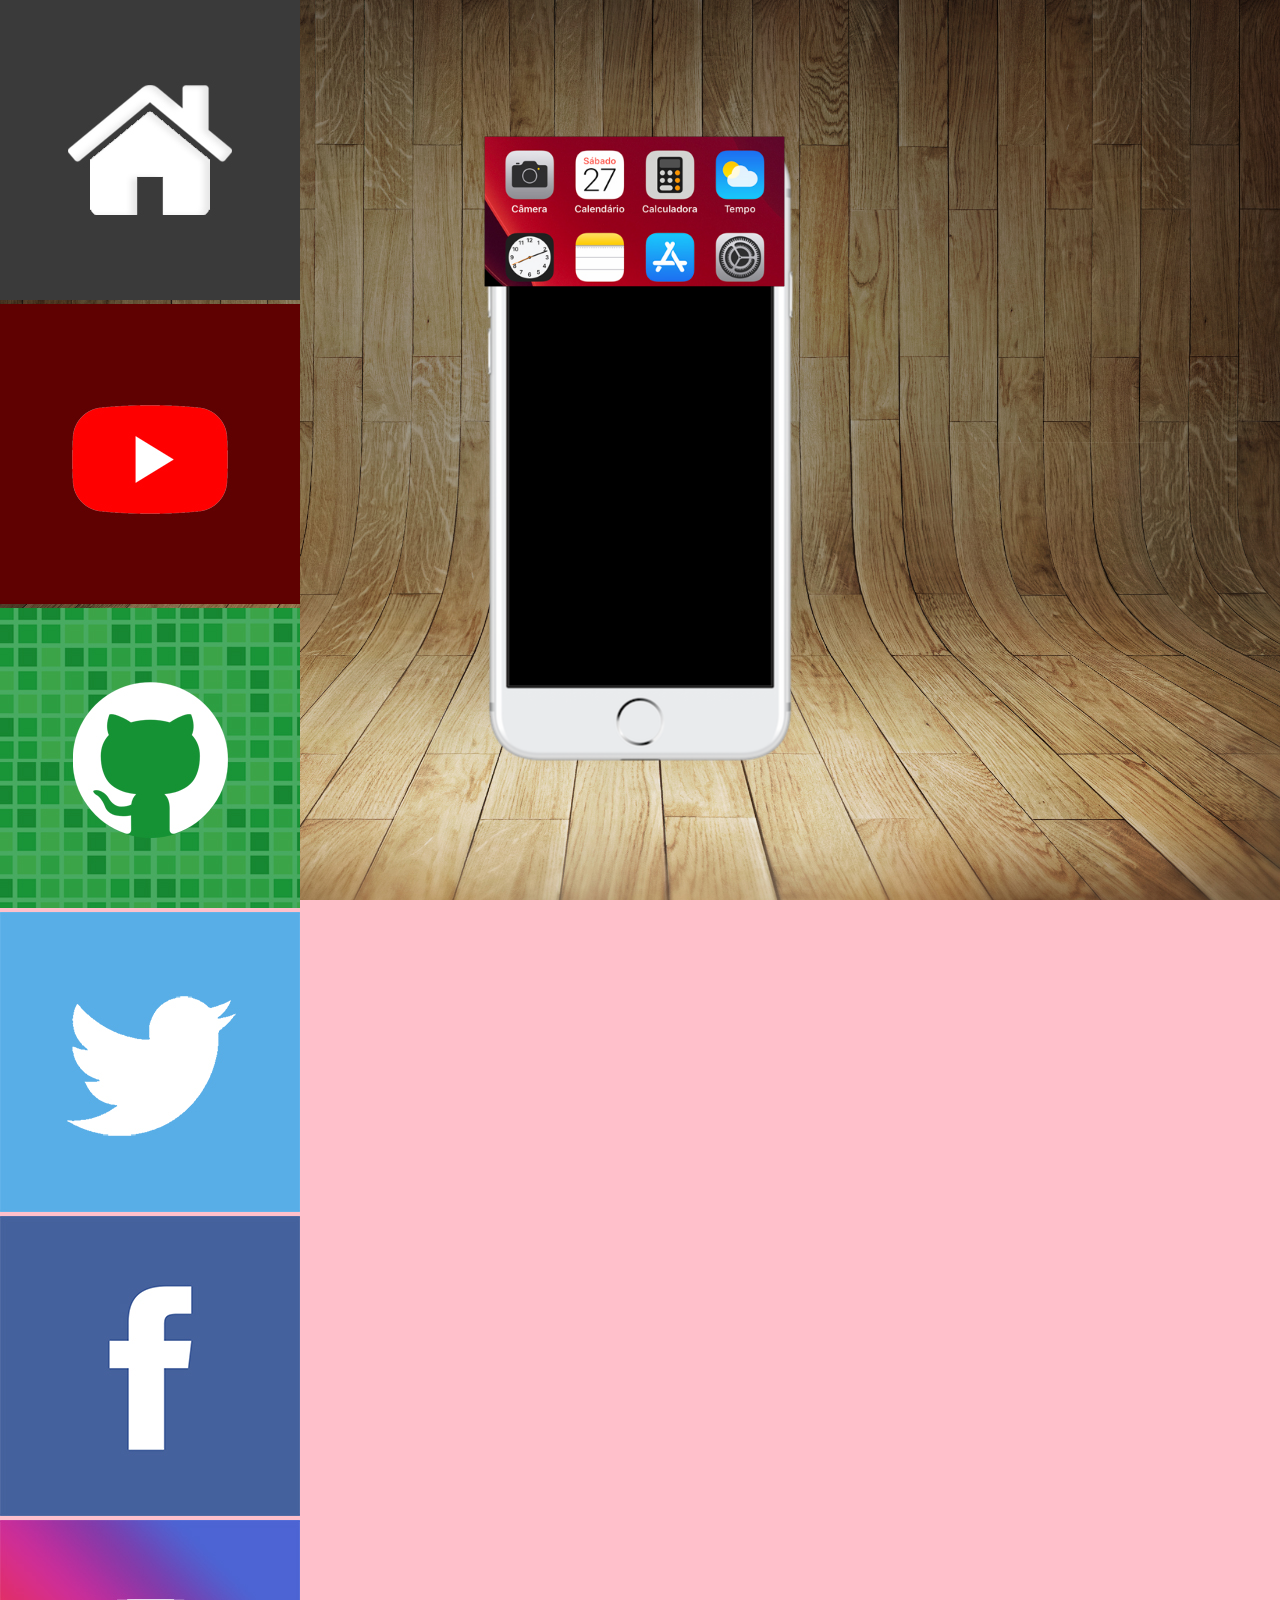
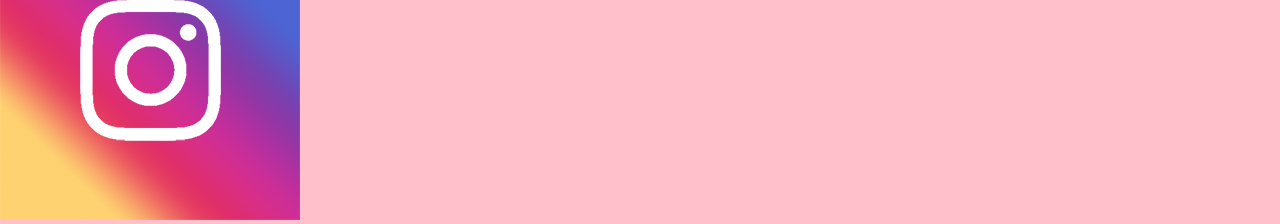
<file: index.html>
<!DOCTYPE html>
<html lang="pt-br">
<head>
    <meta charset="UTF-8">
    <meta name="viewport" content="width=device-width, initial-scale=1.0">
    <title>Document</title>
    <link rel="shortcut icon" href="./pacote-d013/favicon.ico" type="image/x-icon">
    <link rel="stylesheet" href="./style/style.css">
</head>
<body>
    <main>
        <section id="telefone">
            <iframe name="tela" id="tela" src="./home.html" frameborder="0">
                seu navegador nao e compative
            </iframe>
        </section>
        <section id="redes-sociais">
            <a href="home.html" target="tela"> <img src="./pacote-d013/imagens/logo-home.jpg" alt=""></a><br>
            <a href="youtube.html" target="tela"><img src="./pacote-d013/imagens/logo-youtube.jpg"  alt=""></a><br>
            <a href="github.html" target="tela"><img src="./pacote-d013/imagens/logo-github.jpg" alt=""></a><br>
            <a href="twitter.html" target="tela"><img src="pacote-d013/imagens/logo-twitter.jpg" alt=""></a><br>
            <a href="facebook.html" target="tela"><img src="pacote-d013/imagens/logo-facebook.jpg" alt=""></a><br>
            <a href="instagram.html" target="tela"><img src="pacote-d013/imagens/logo-instagram.jpg" alt=""></a><br>
        </section>
    </main>
</body>
</html>
</file>
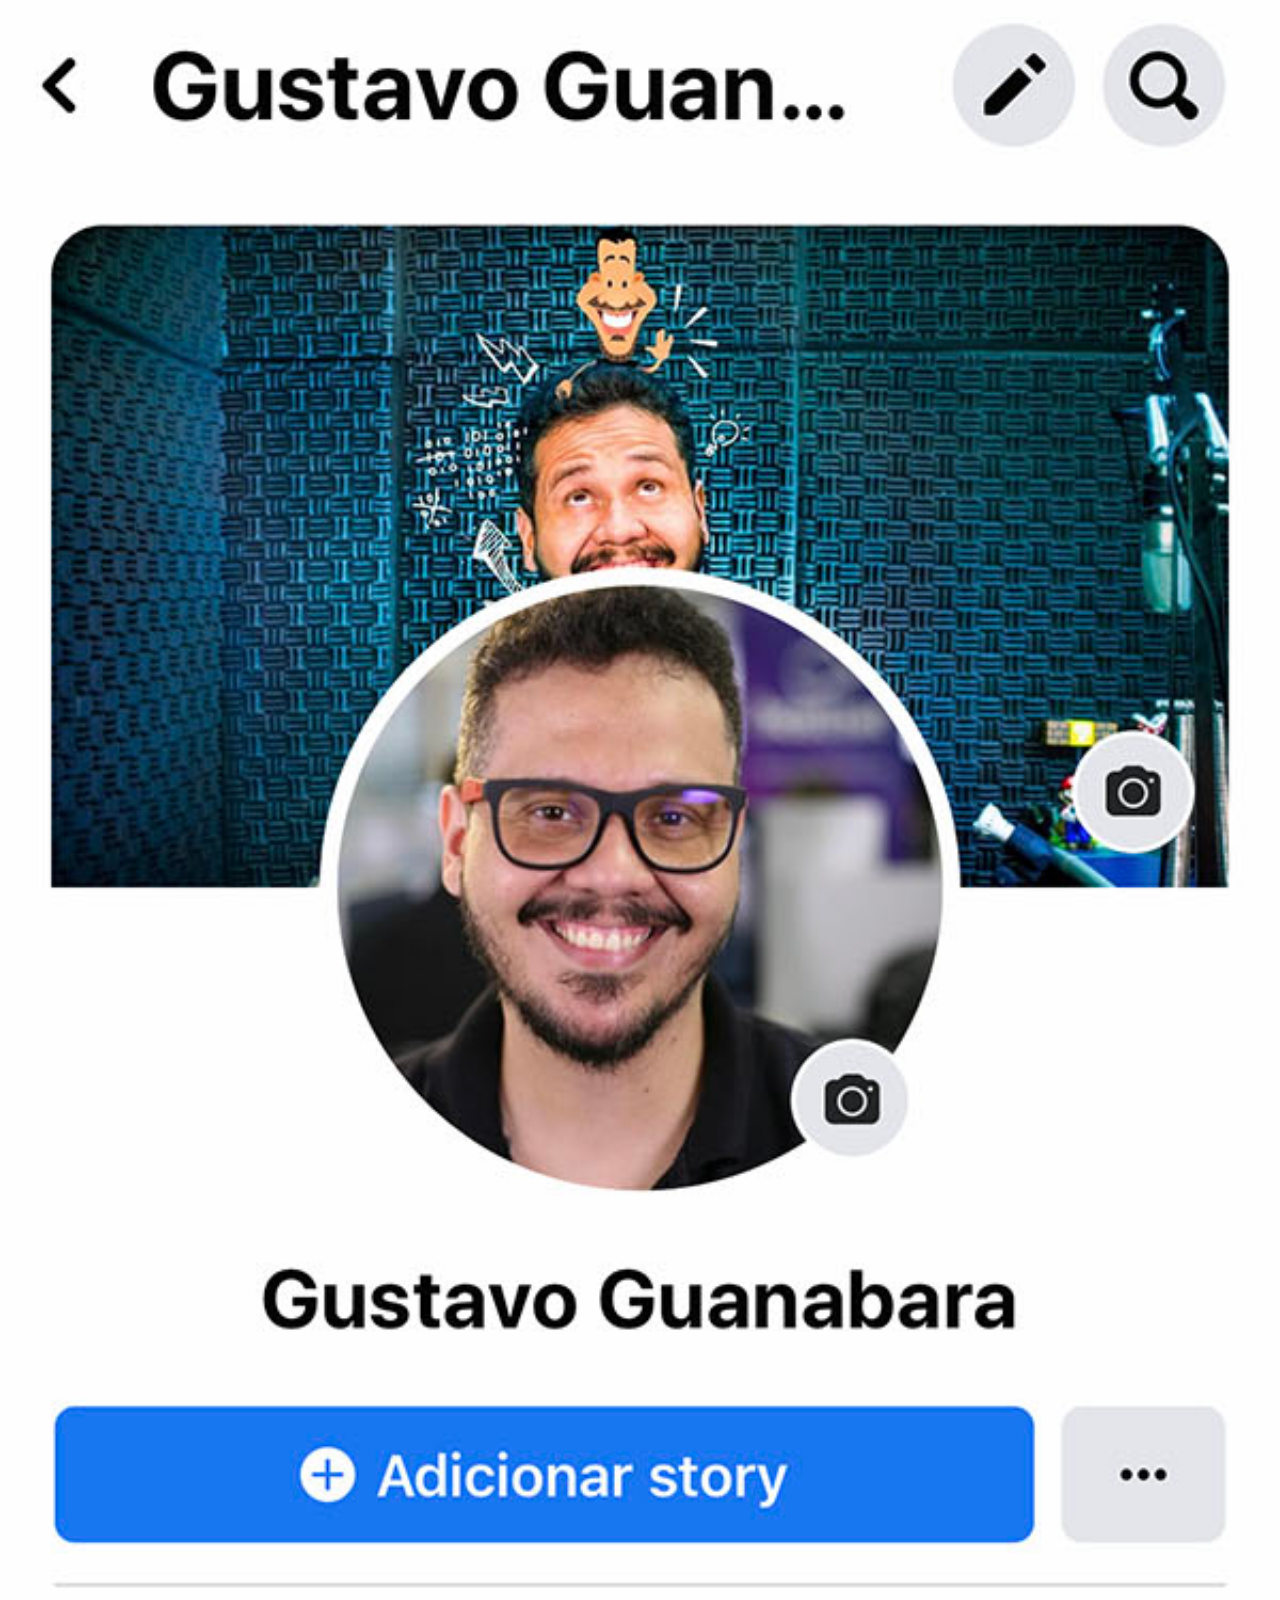
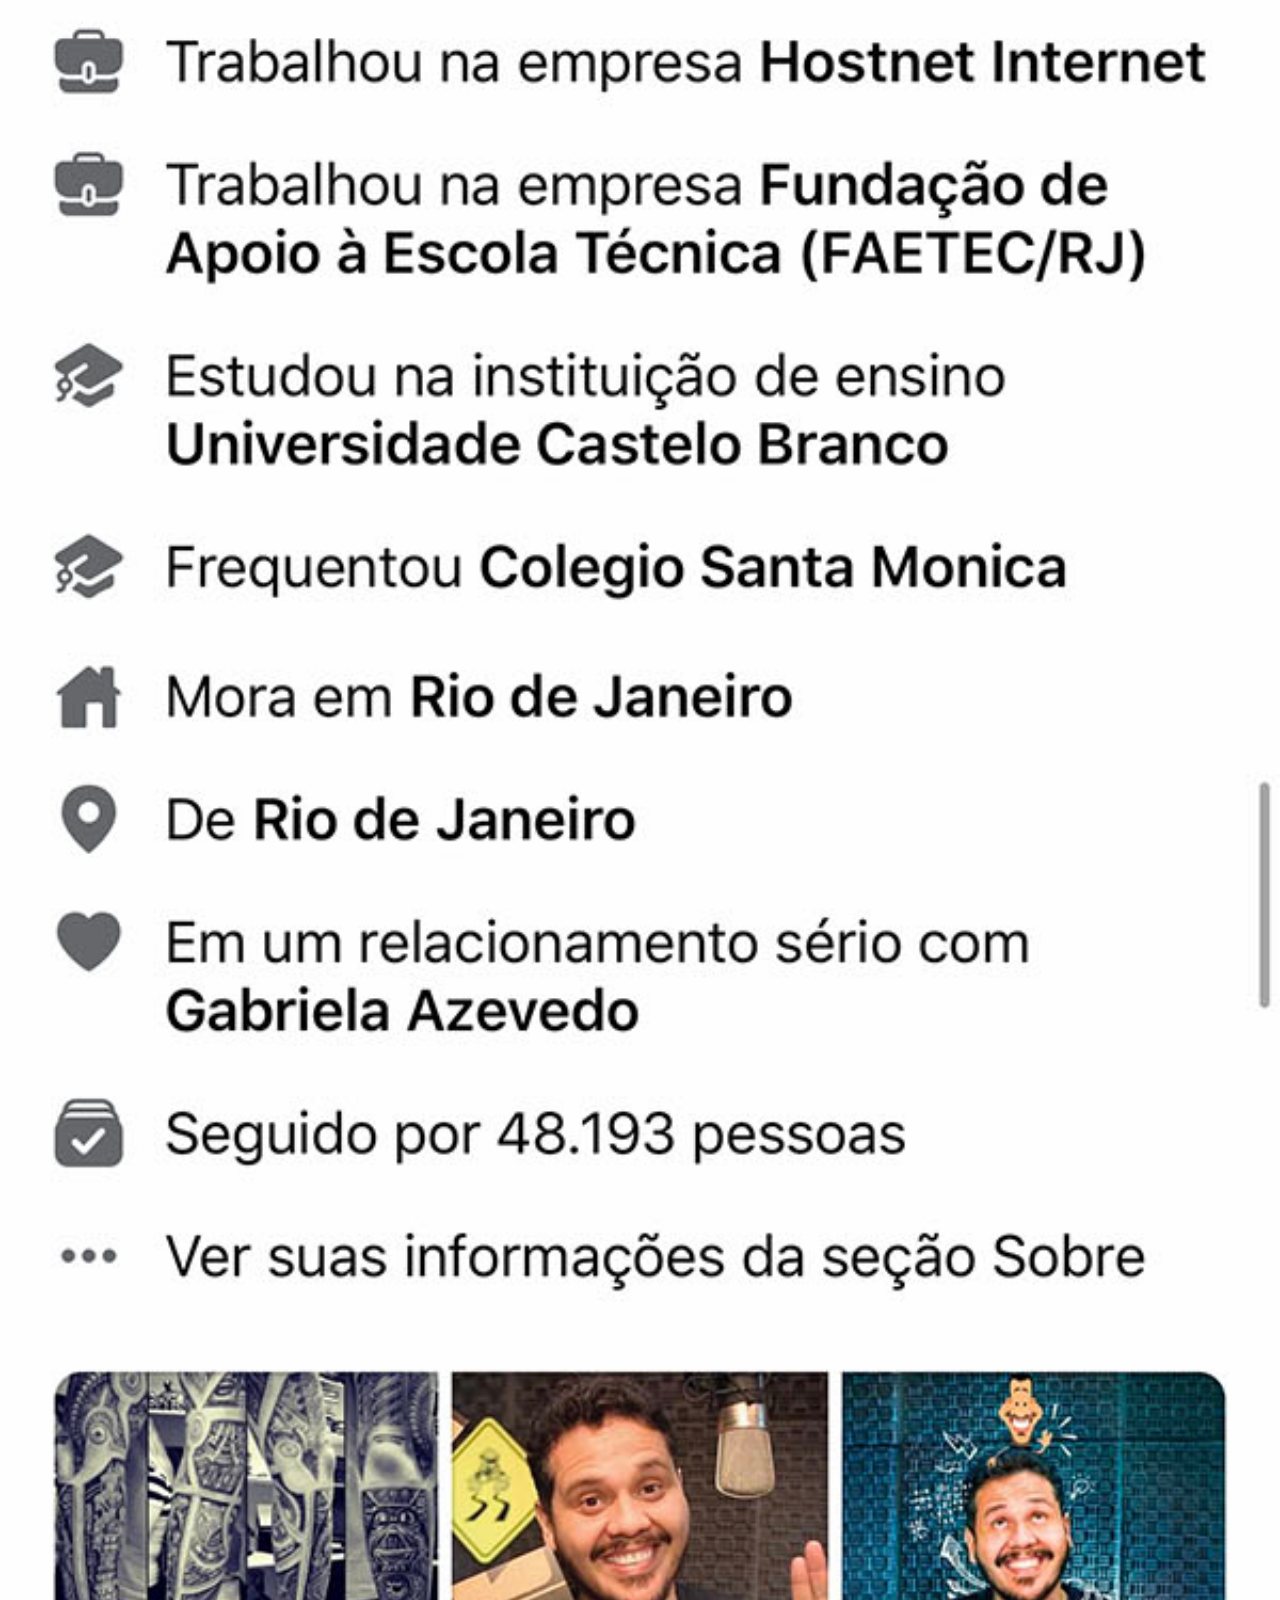
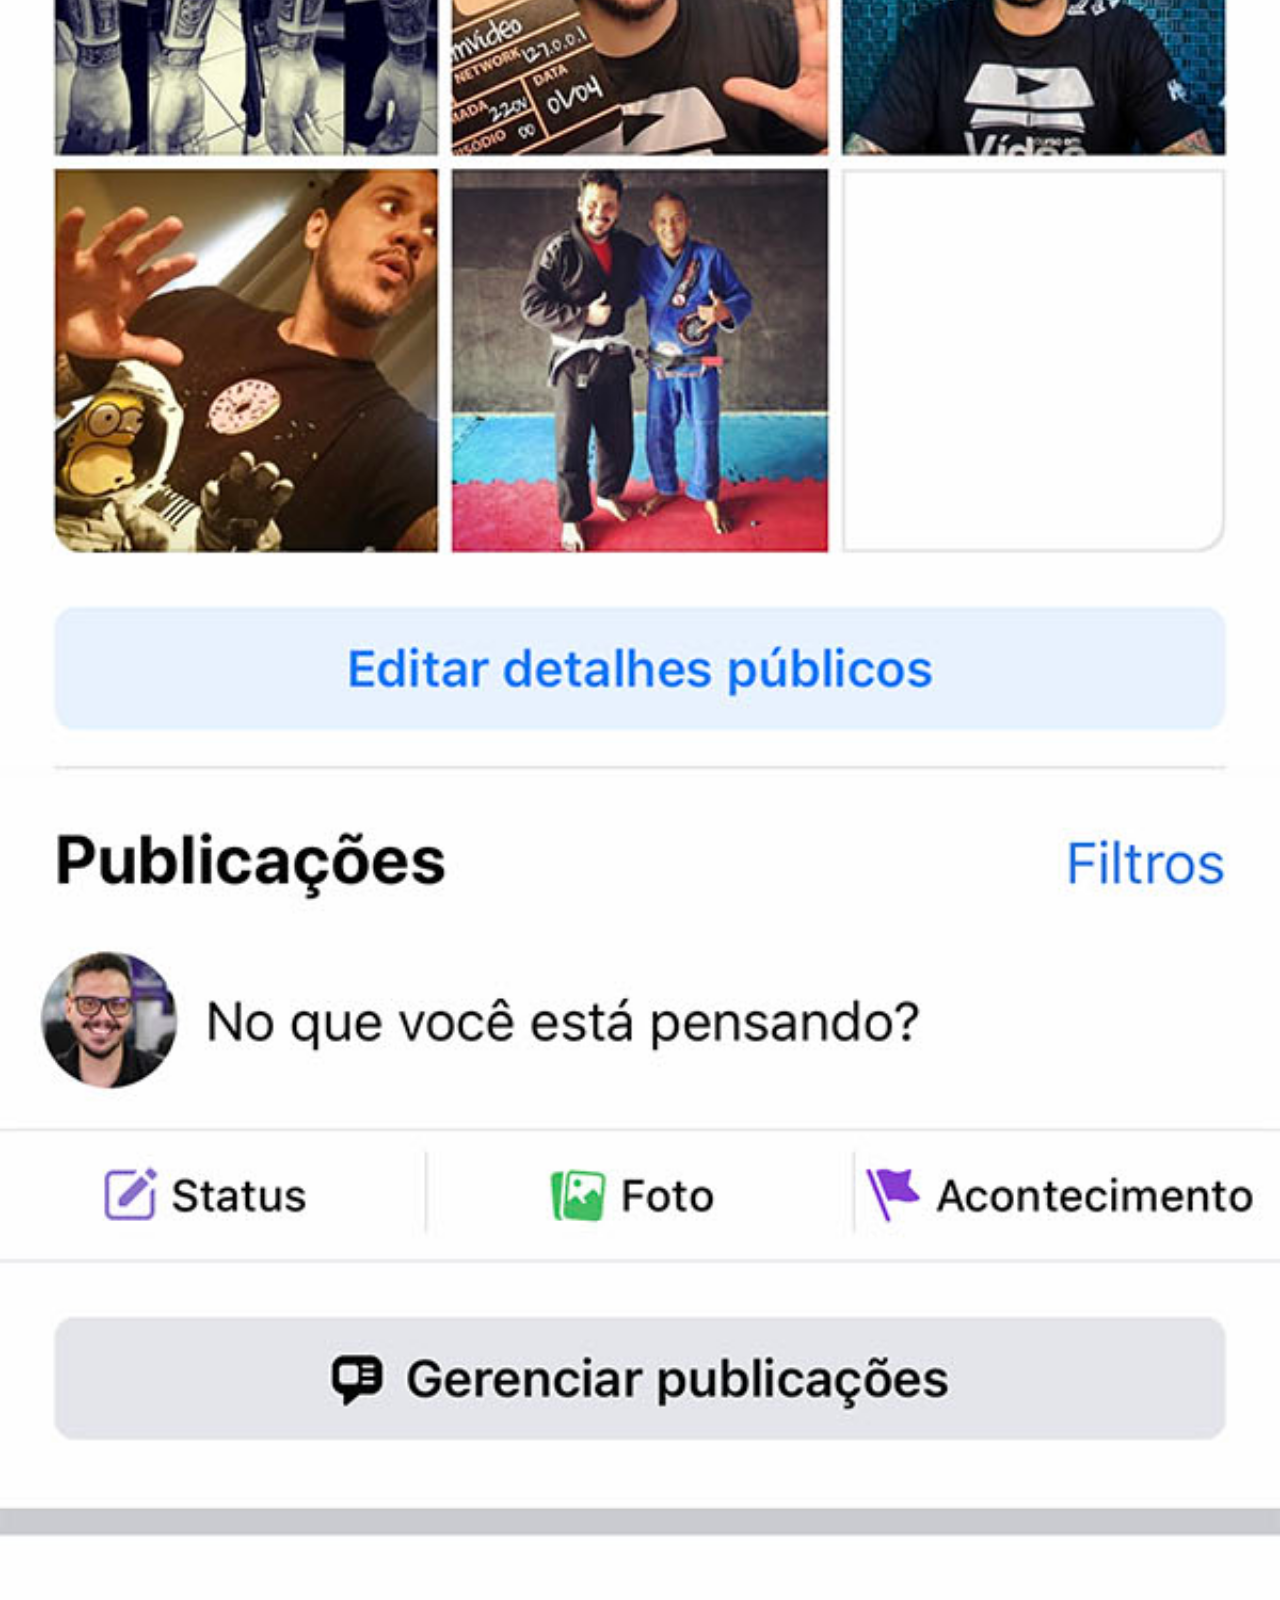
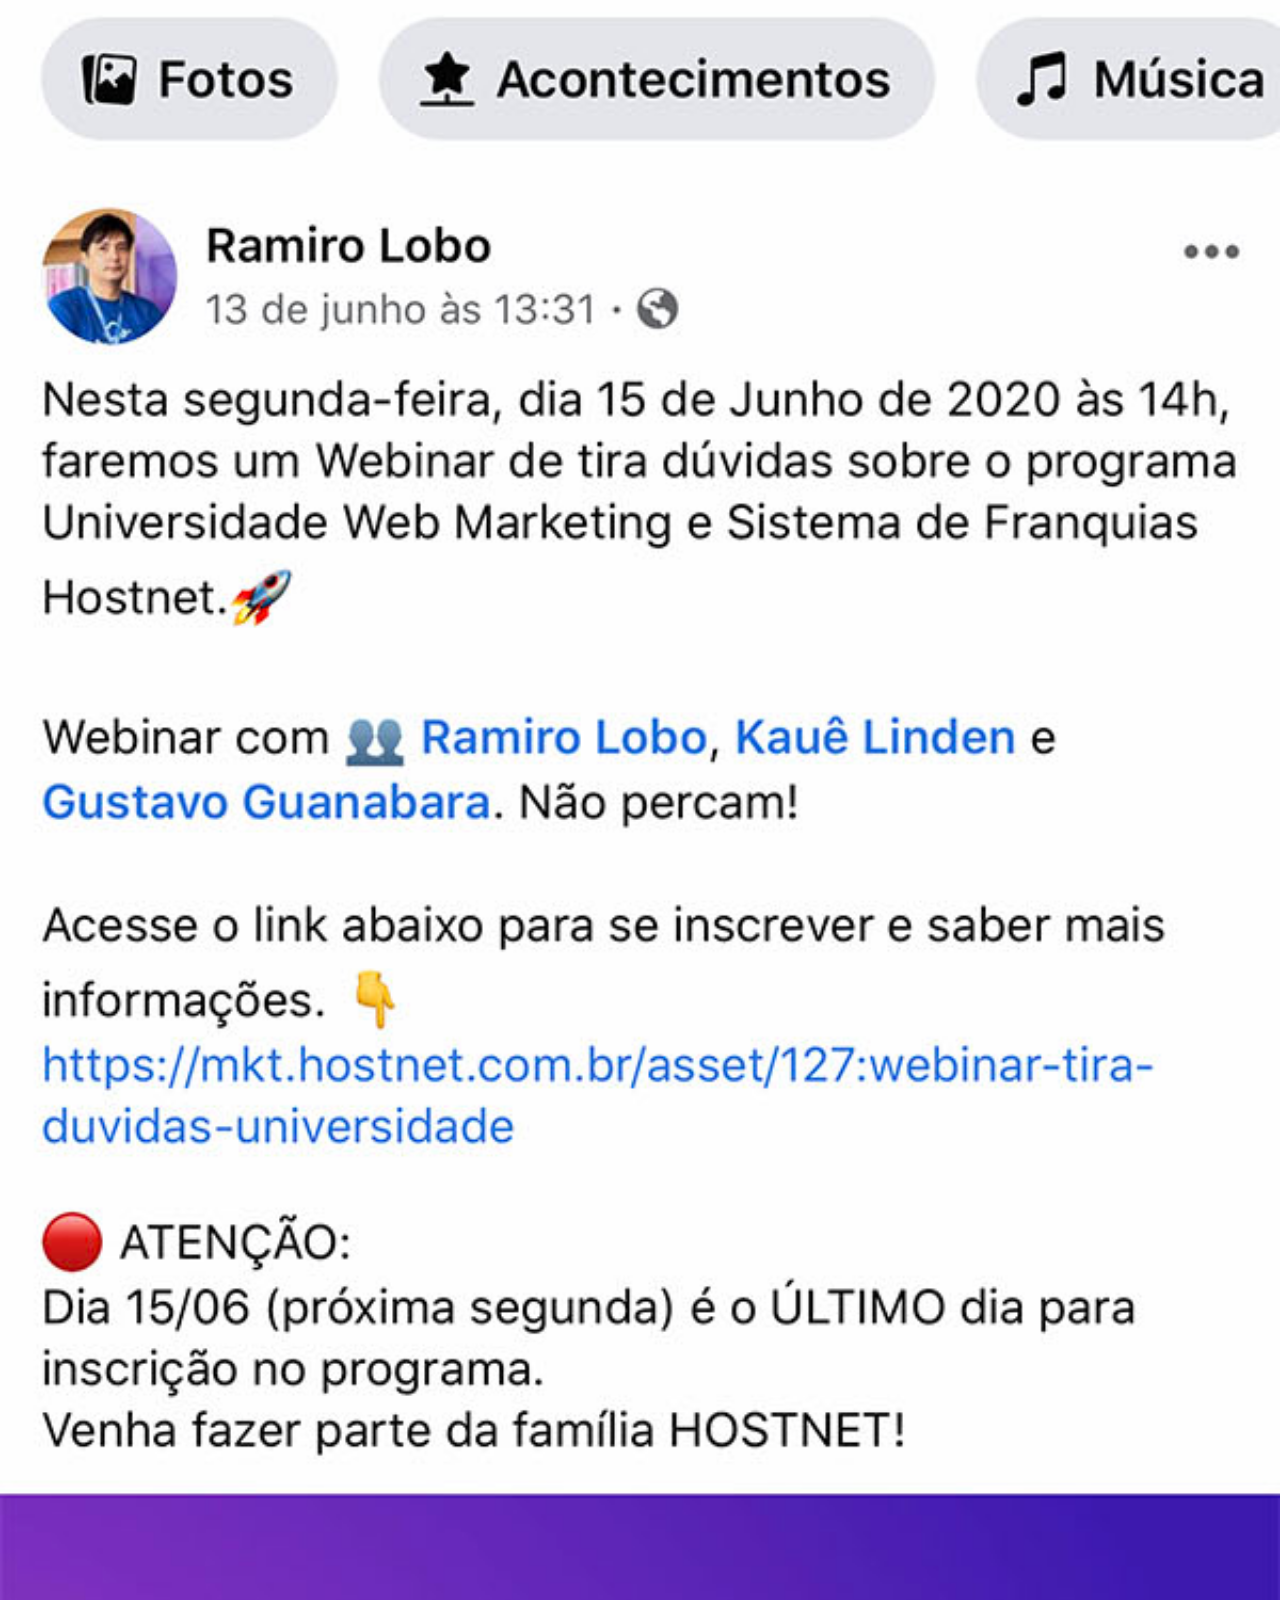
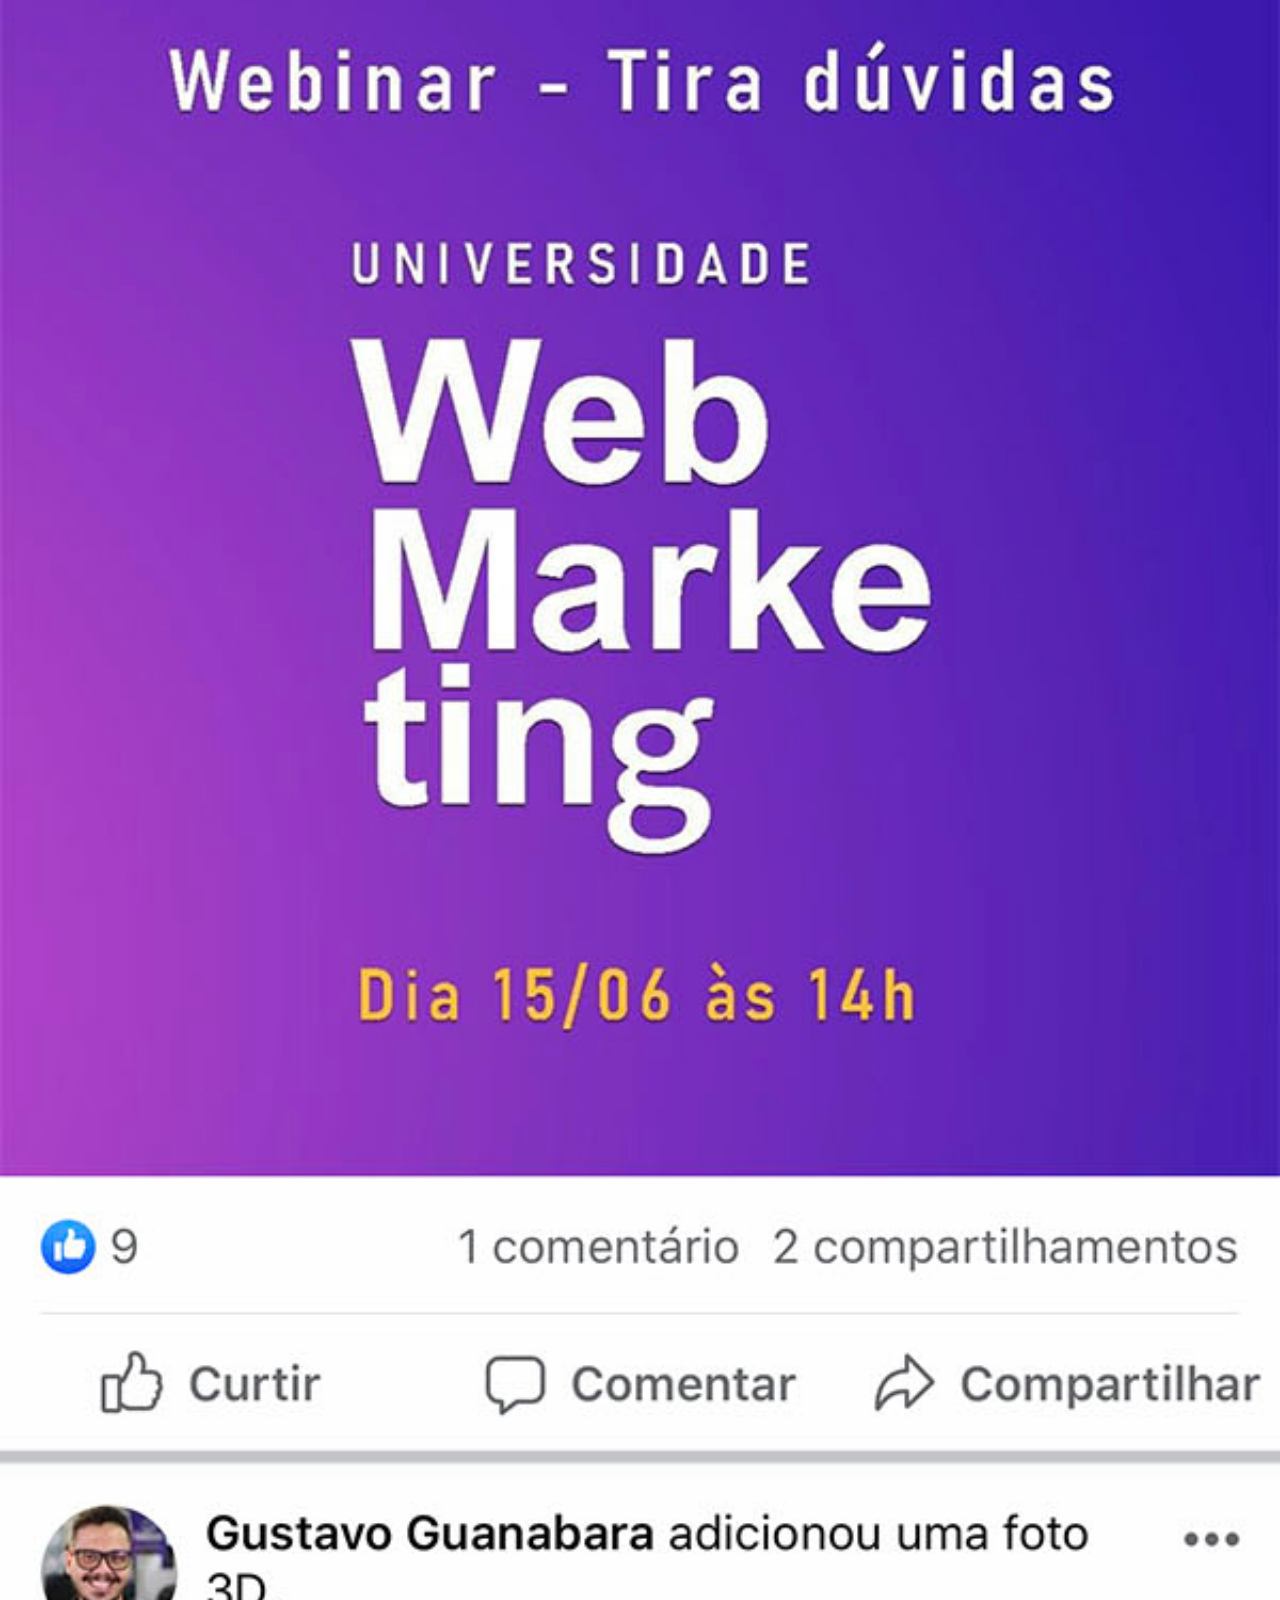
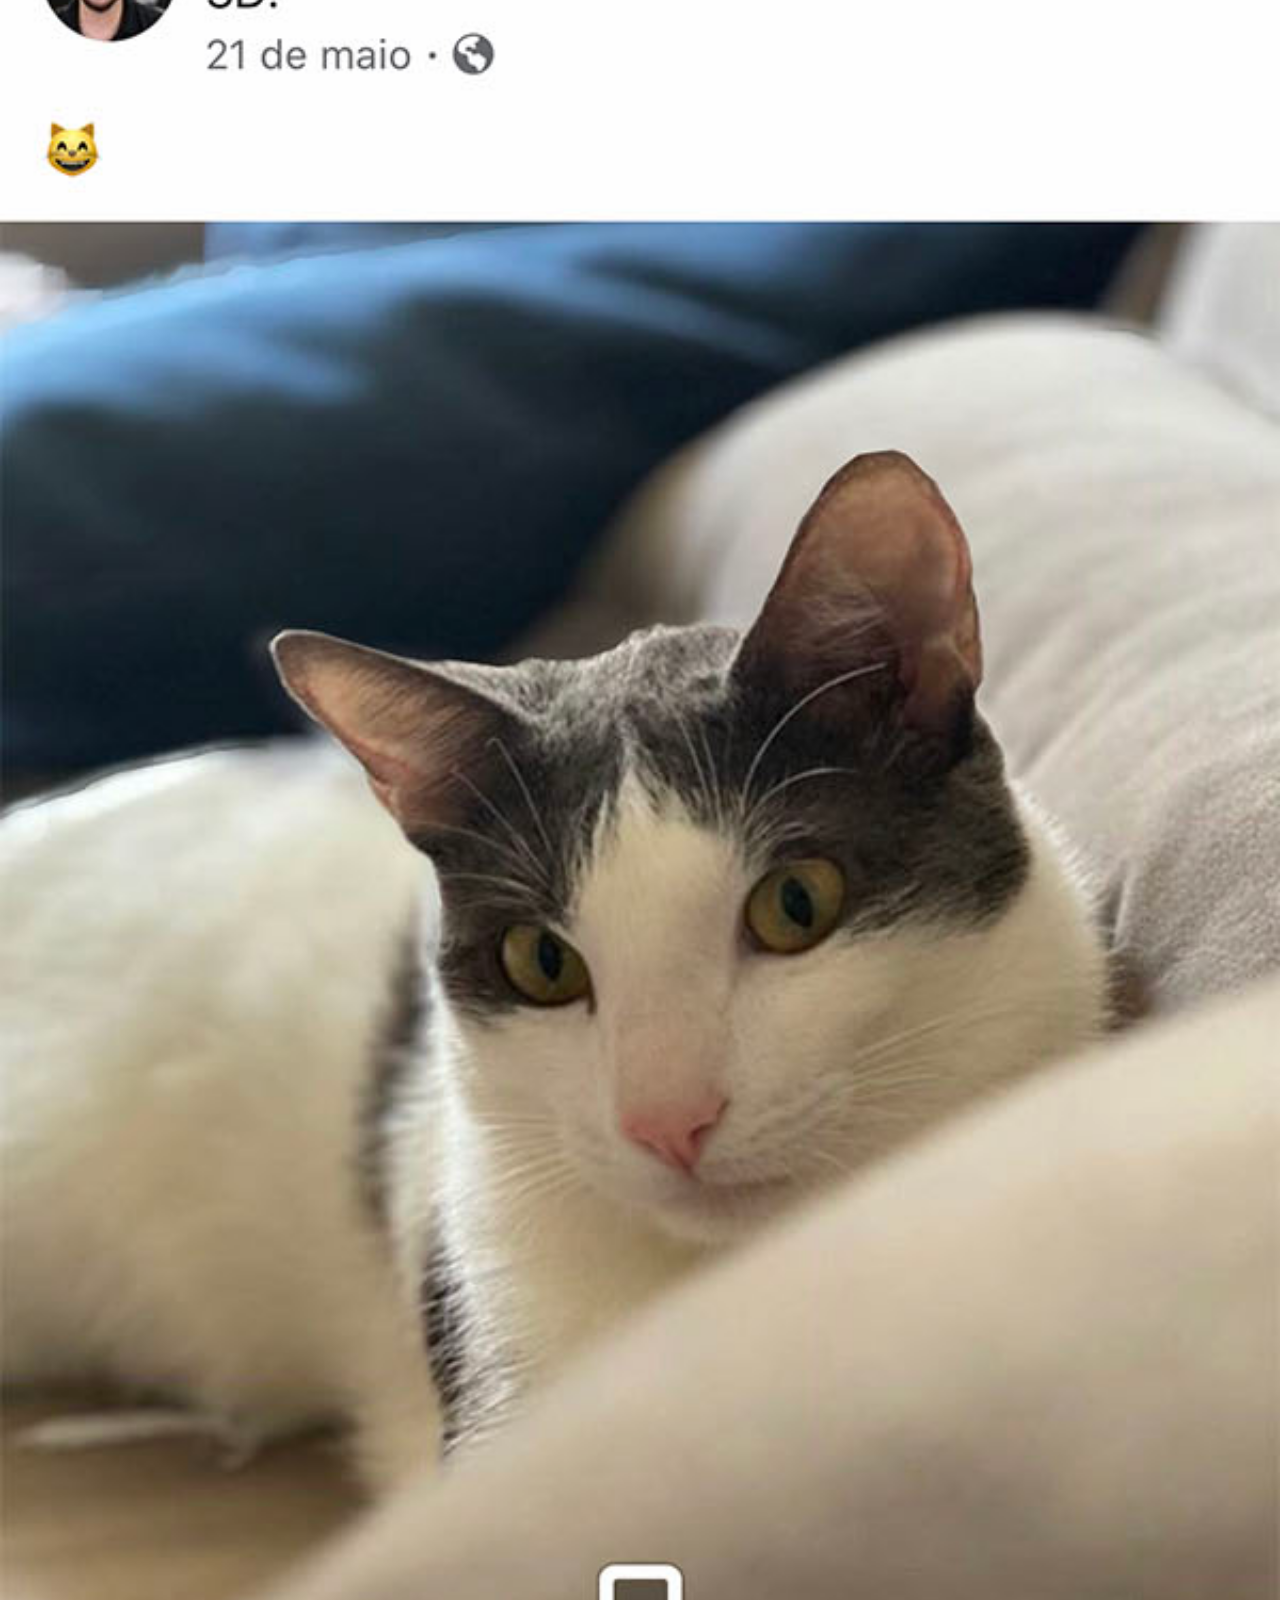
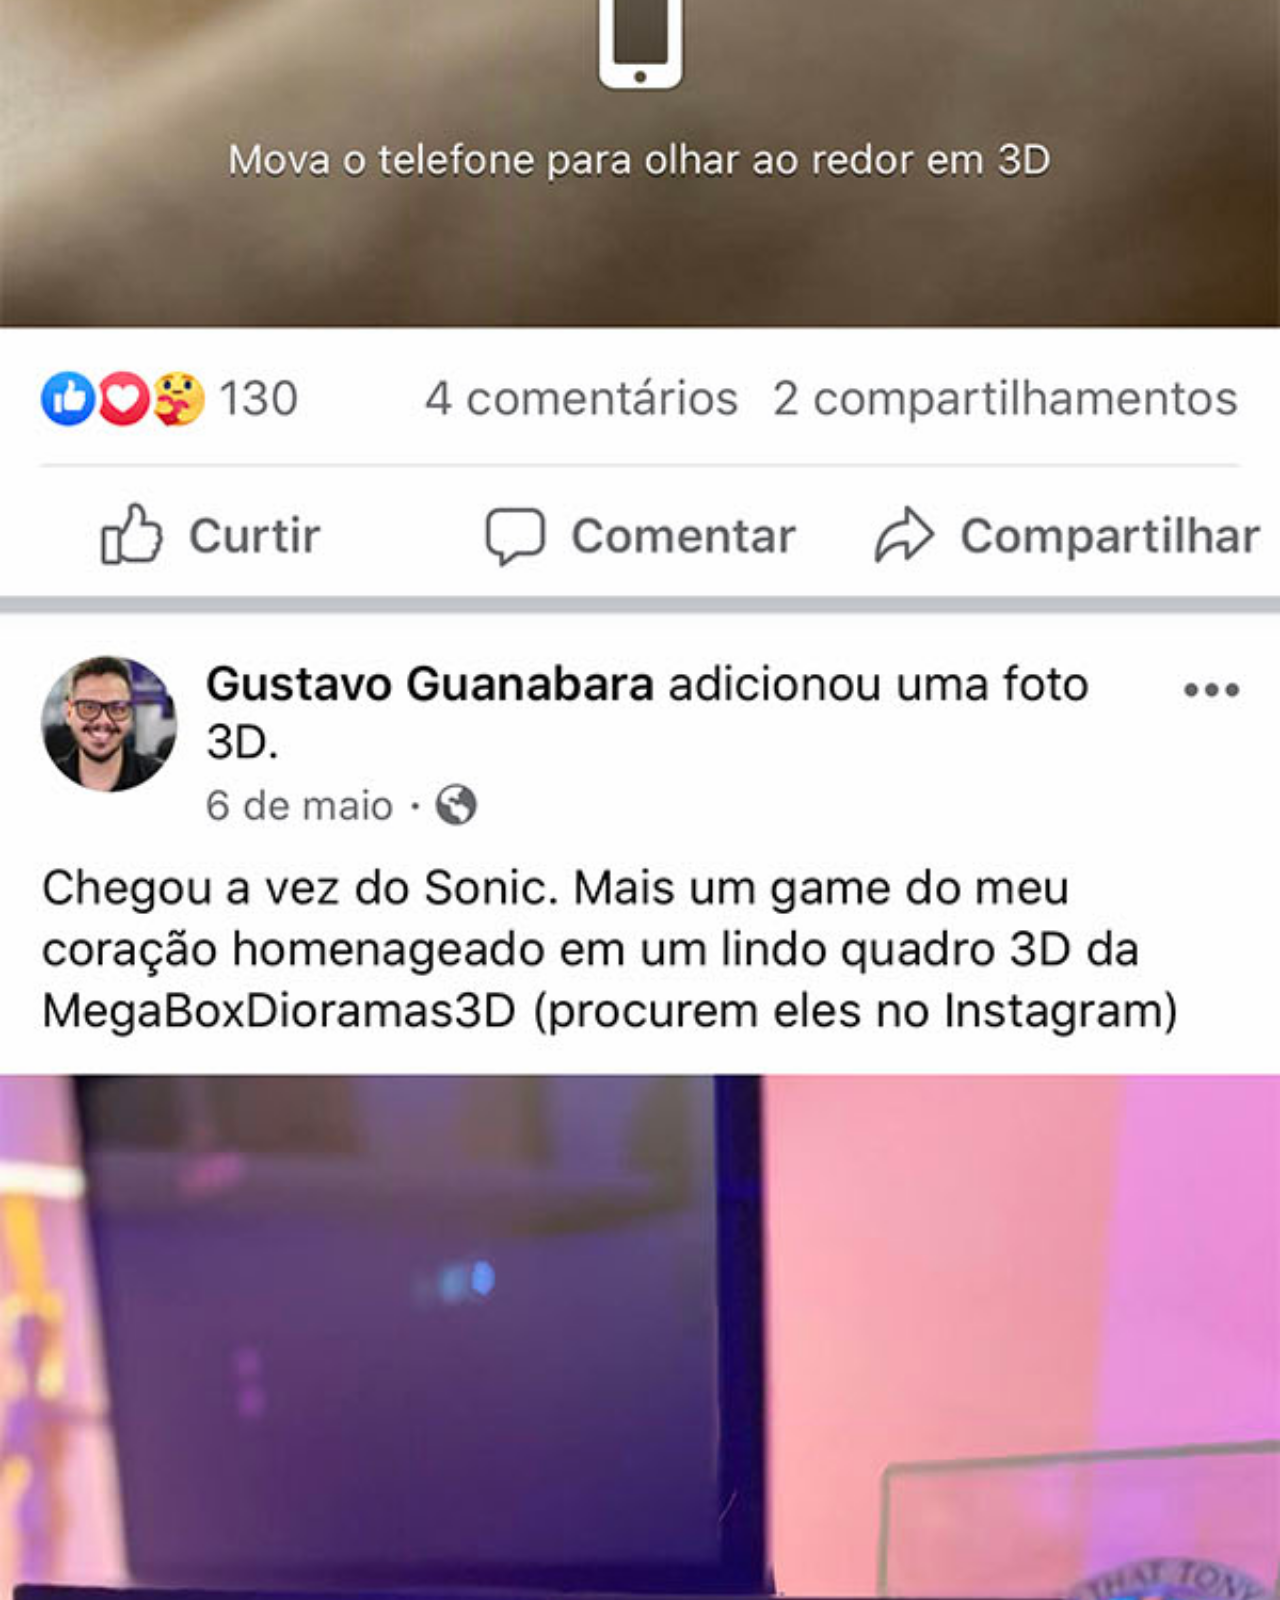
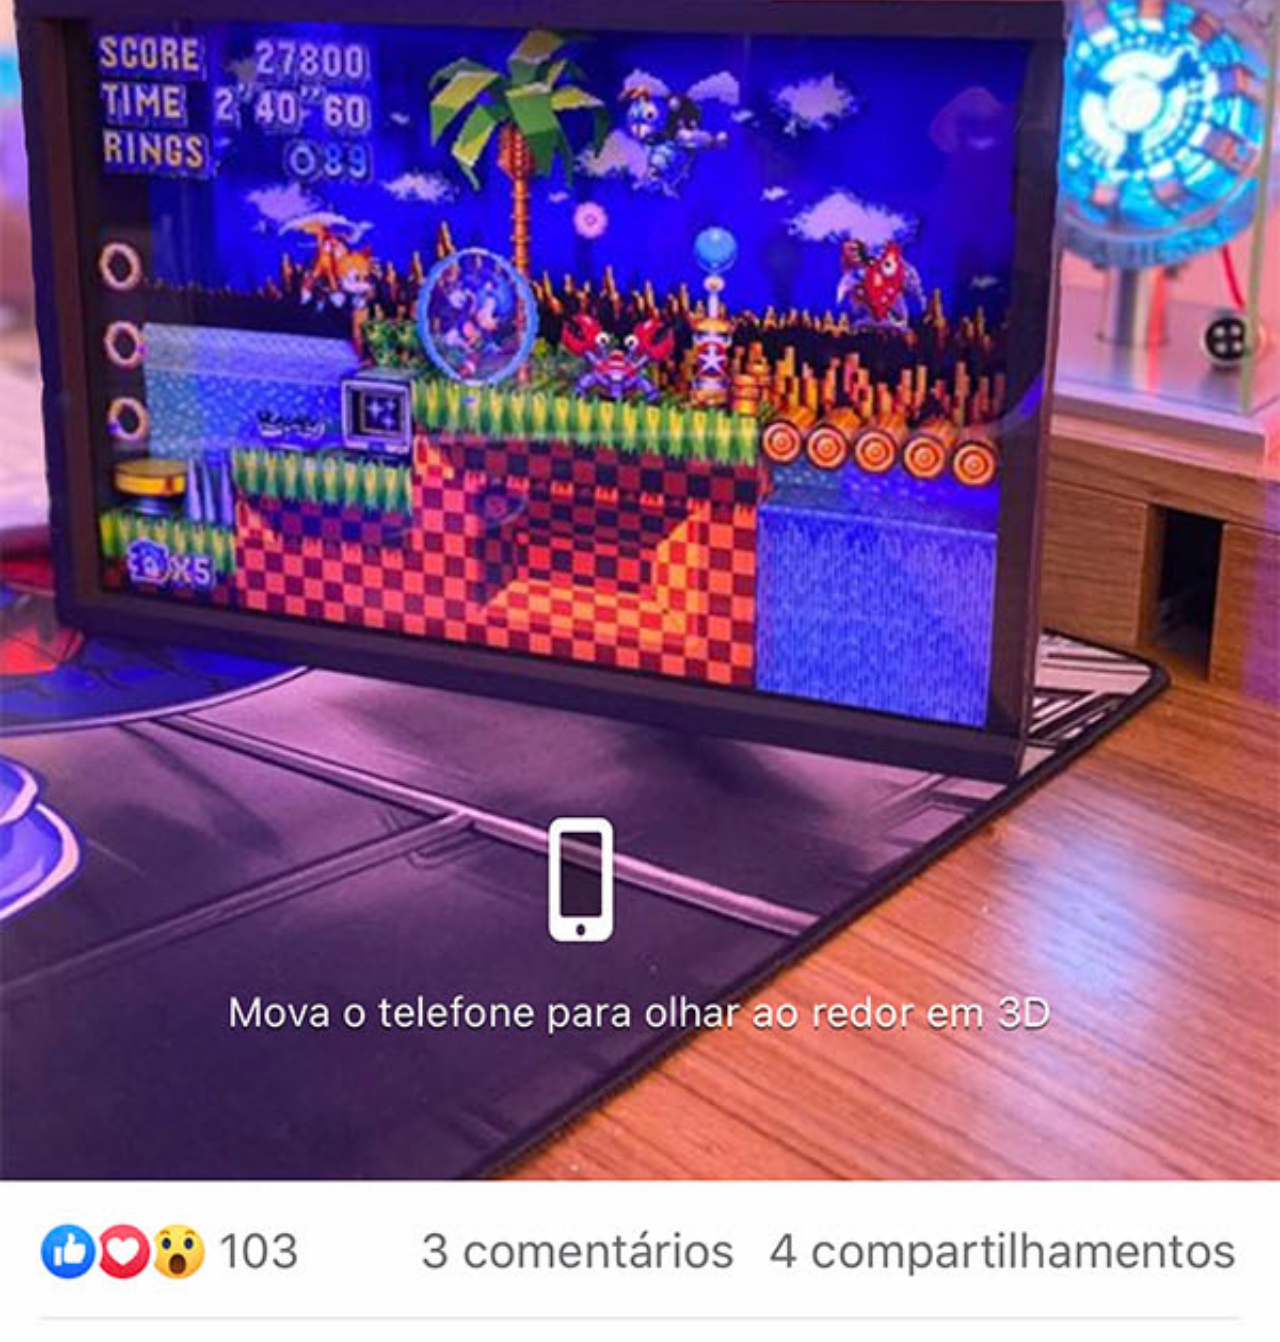
<file: facebook.html>
<!DOCTYPE html>
<html lang="pt-br">
<head>
    <meta charset="UTF-8">
    <meta name="viewport" content="width=device-width, initial-scale=1.0">
    <title>Document</title>
    <link rel="stylesheet" href="style/source.css">
</head>
<body>
    <img src="pacote-d013/imagens/tela-facebook.jpg" alt="facebook">
</body>
</html>
</file>
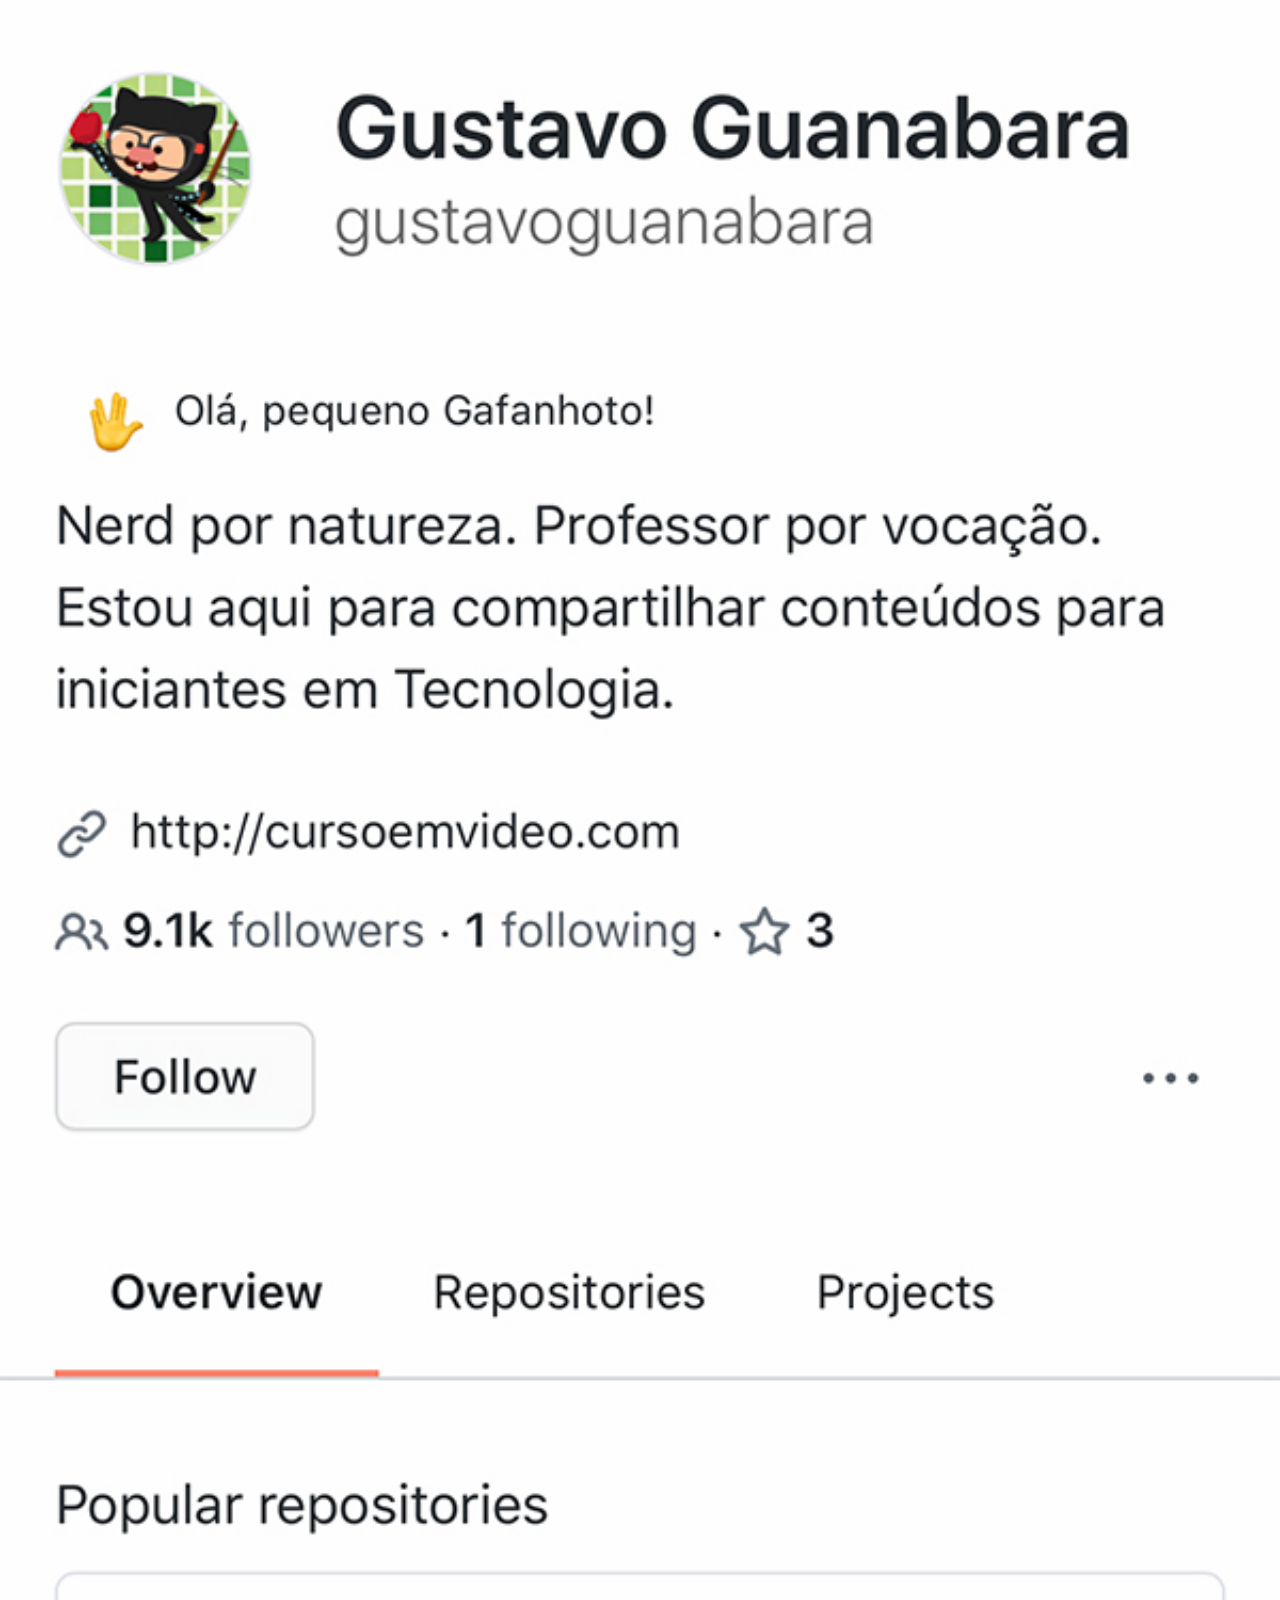
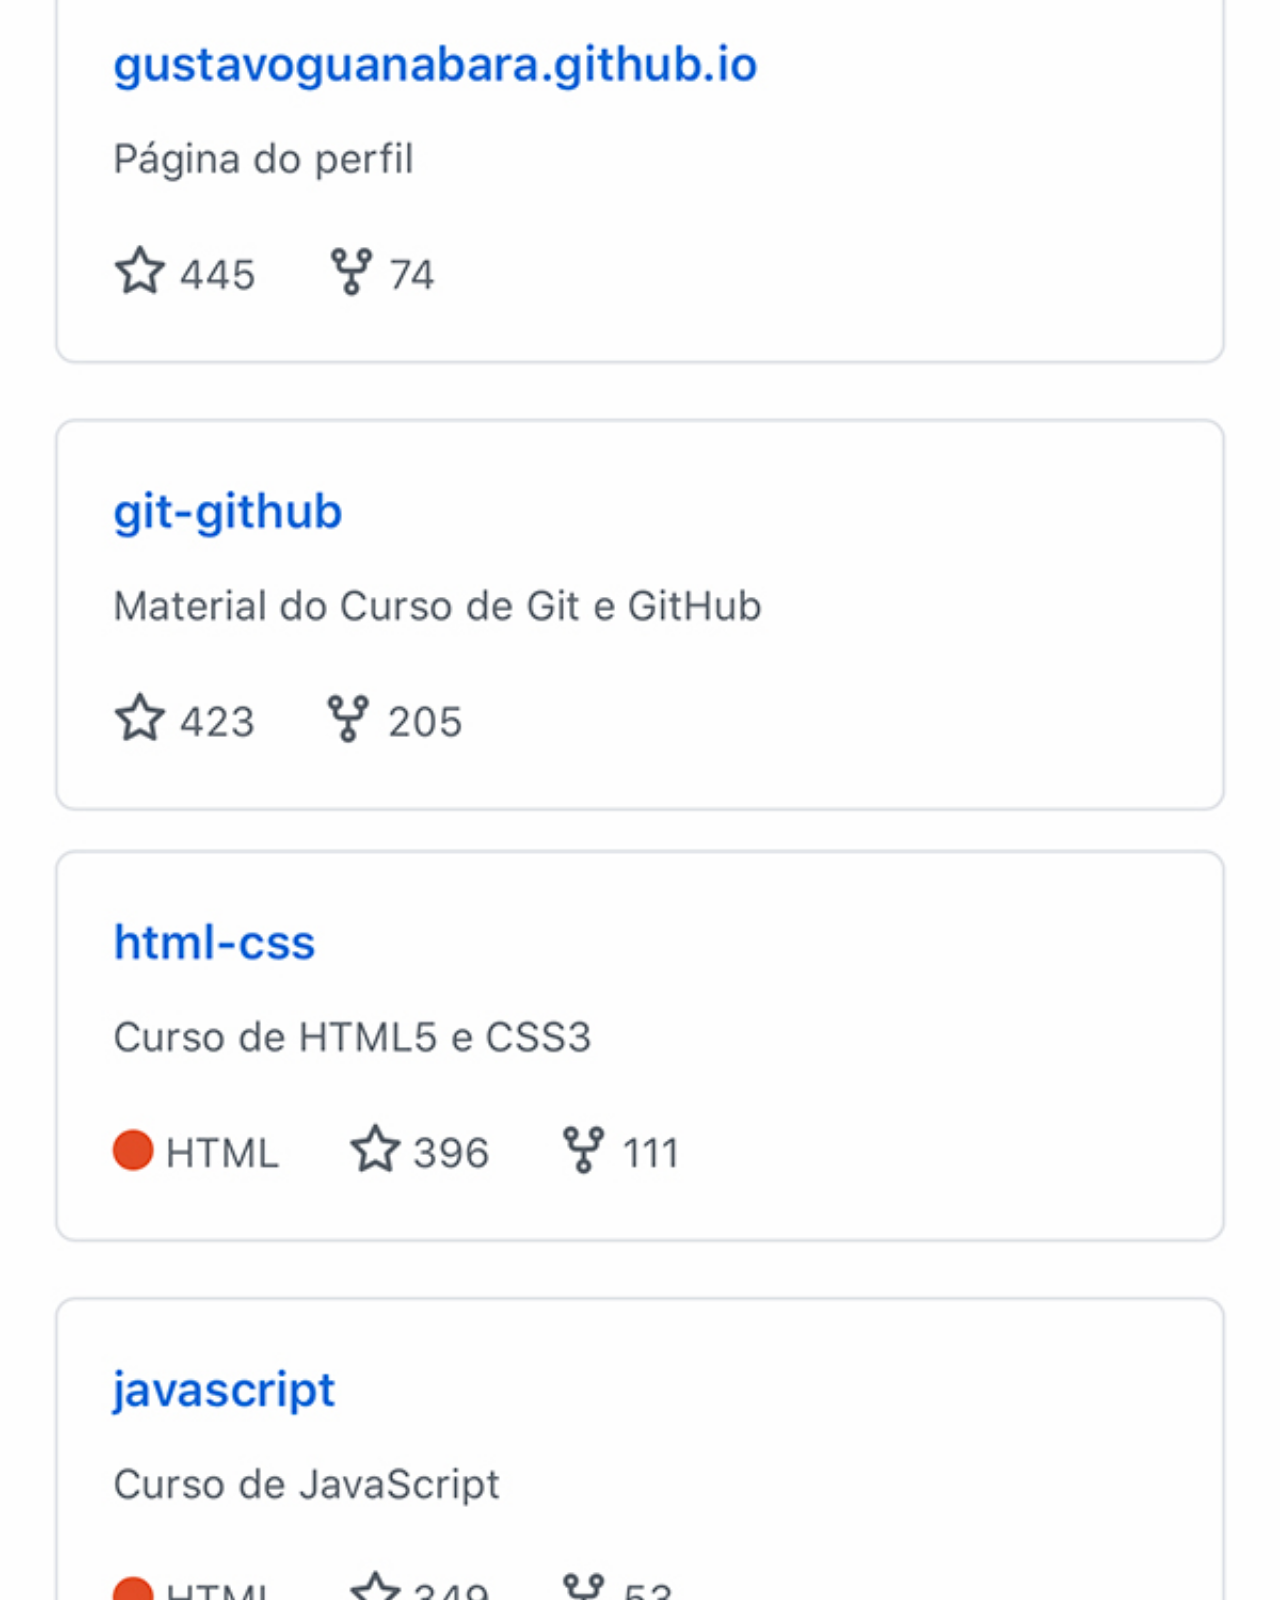
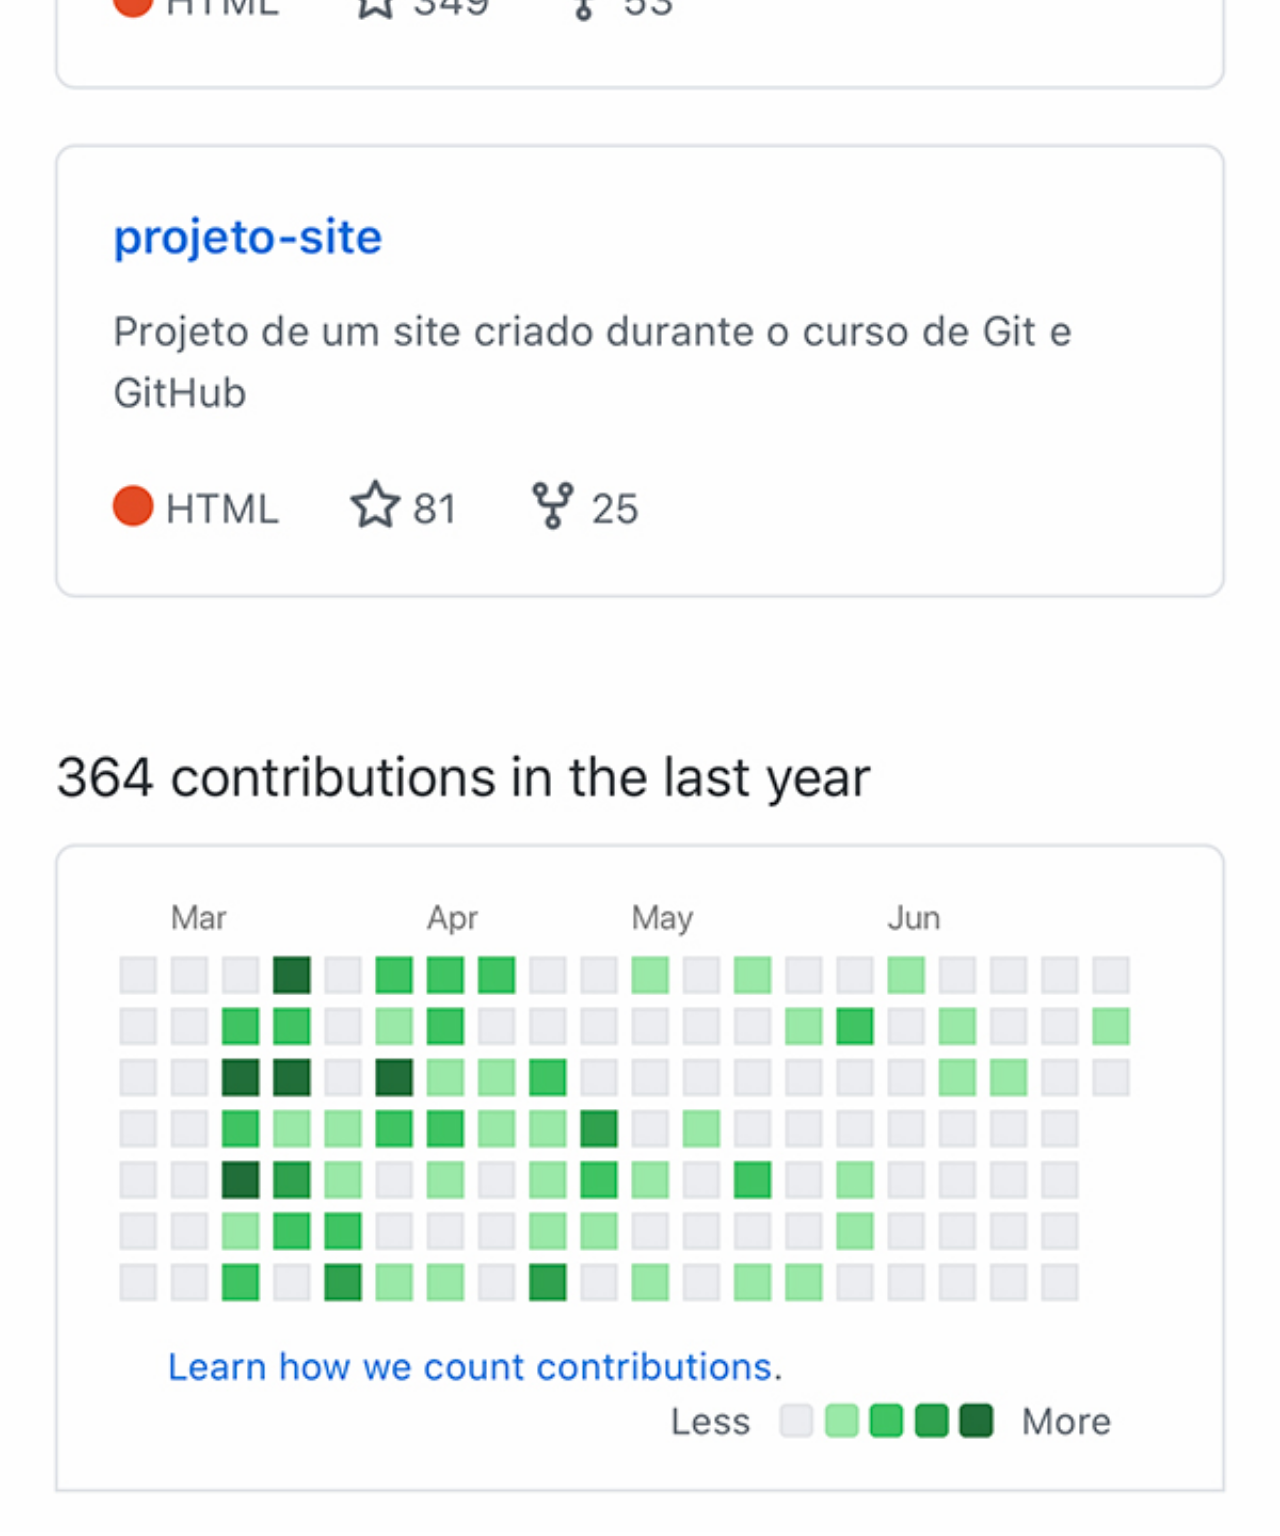
<file: github.html>
<!DOCTYPE html>
<html lang="pt-br">
<head>
    <meta charset="UTF-8">
    <meta name="viewport" content="width=device-width, initial-scale=1.0">
    <title>Document</title>

    <link rel="stylesheet" href="style/source.css">

</head>
<body>
    <img src="pacote-d013/imagens/tela-github.jpg" alt="">
</body>
</html>
</file>
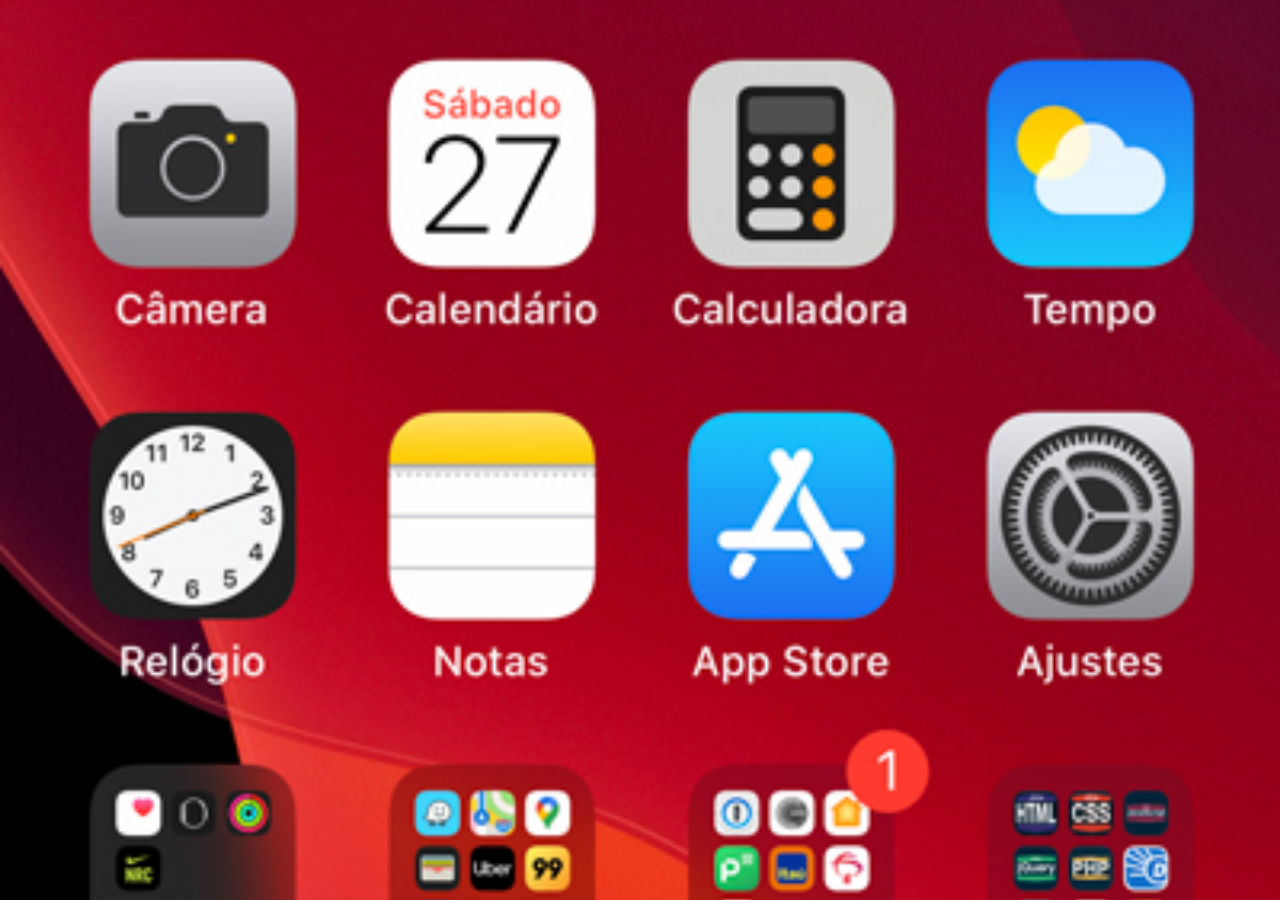
<file: home.html>
<!DOCTYPE html>
<html lang="pt-br">
<head>
    <meta charset="UTF-8">
    <meta name="viewport" content="width=device-width, initial-scale=1.0">
    <title>home</title>
    <style>
        *{
            margin: 0;
            padding: 0;
        }

        body{
            width: 100vw;
            height: 100vh;
            background:  black url(./pacote-d013/imagens/tela-home.jpg) no-repeat;
        background-size: cover;
        }
    </style>
</head>
<body>
    
</body>
</html>
</file>
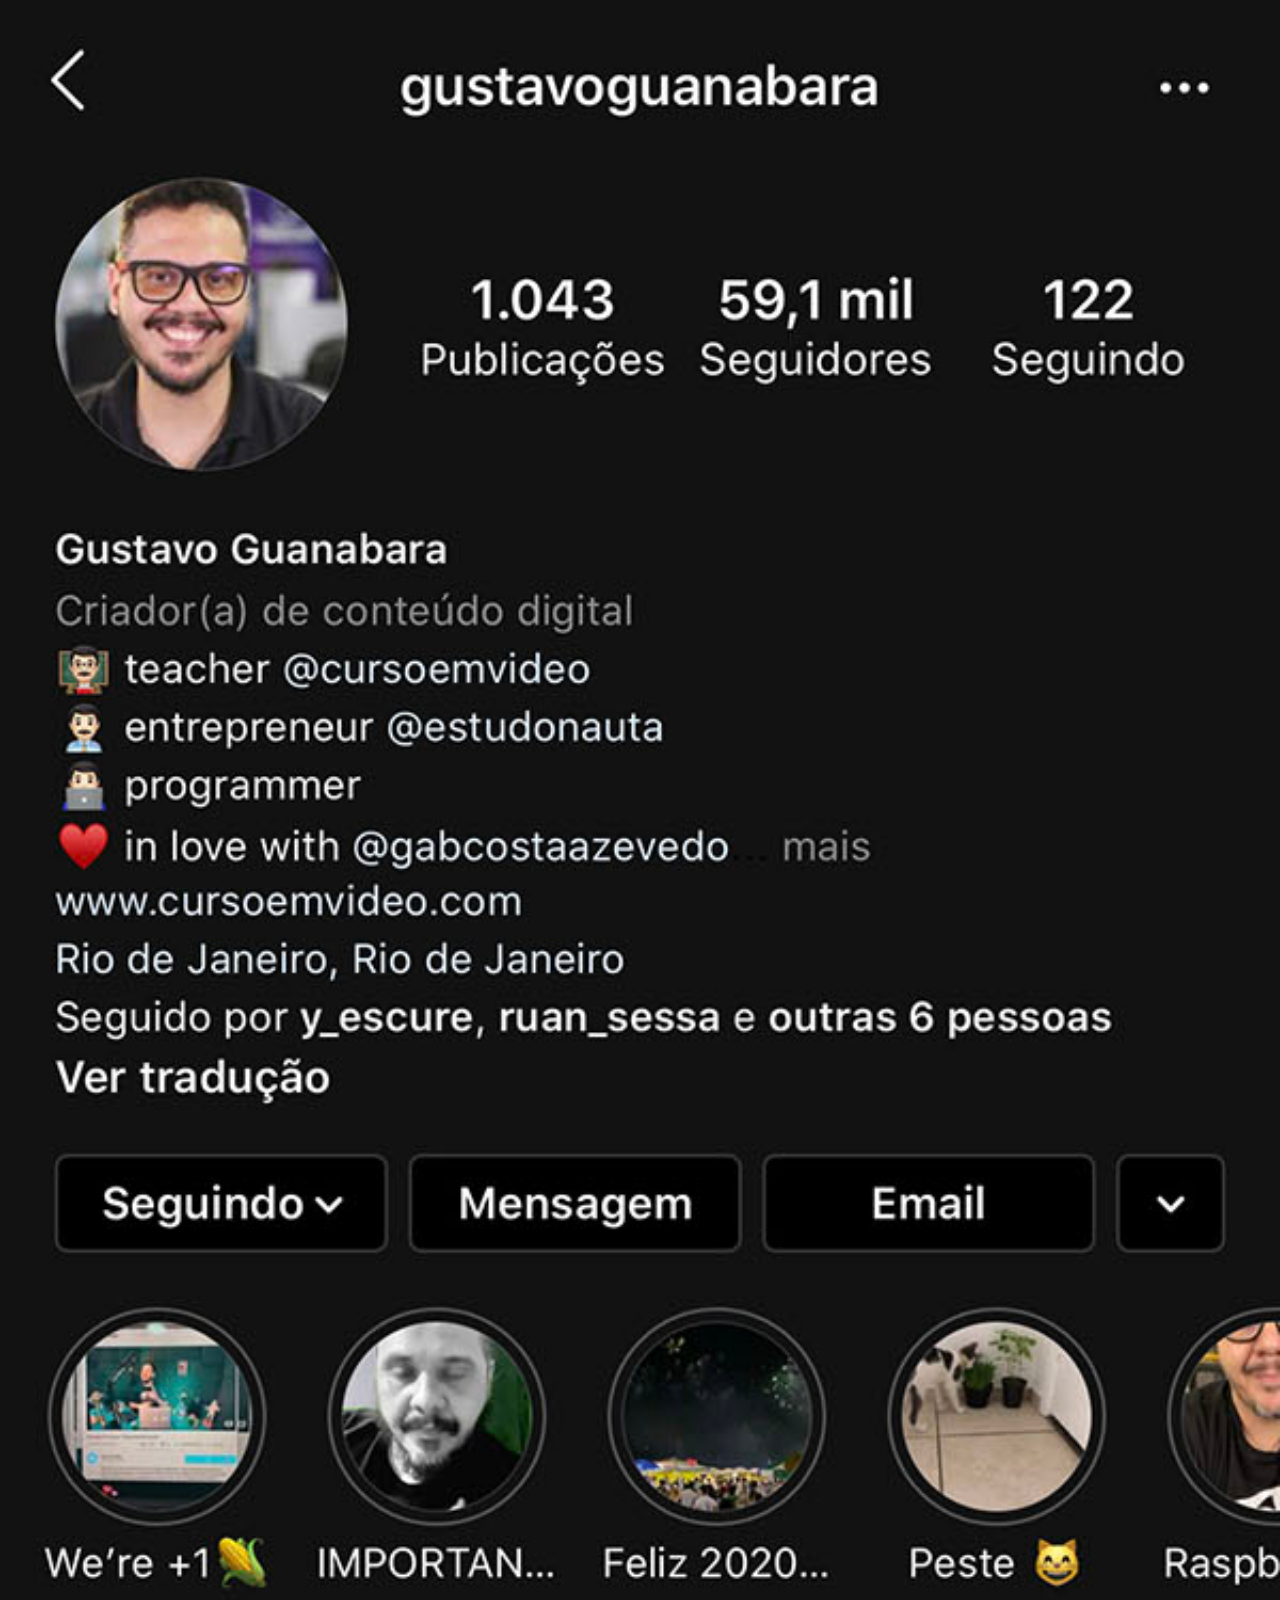
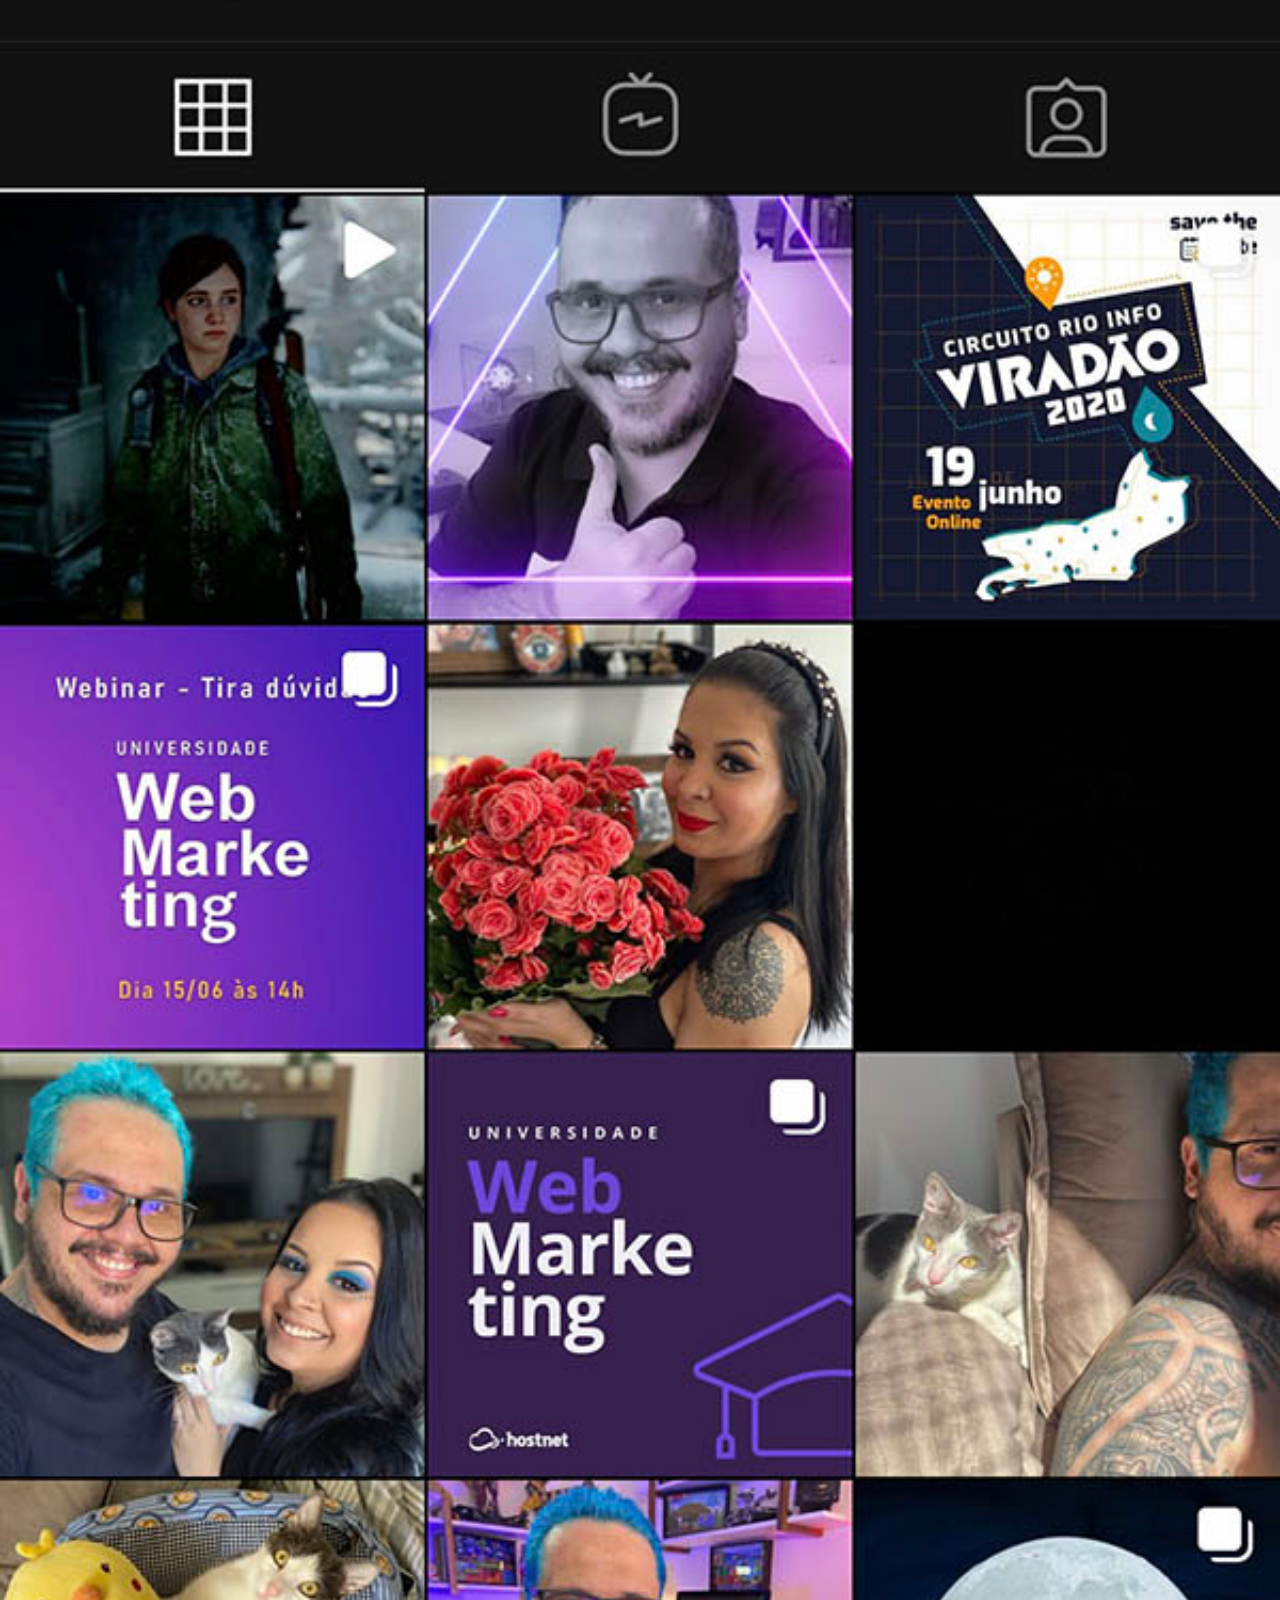
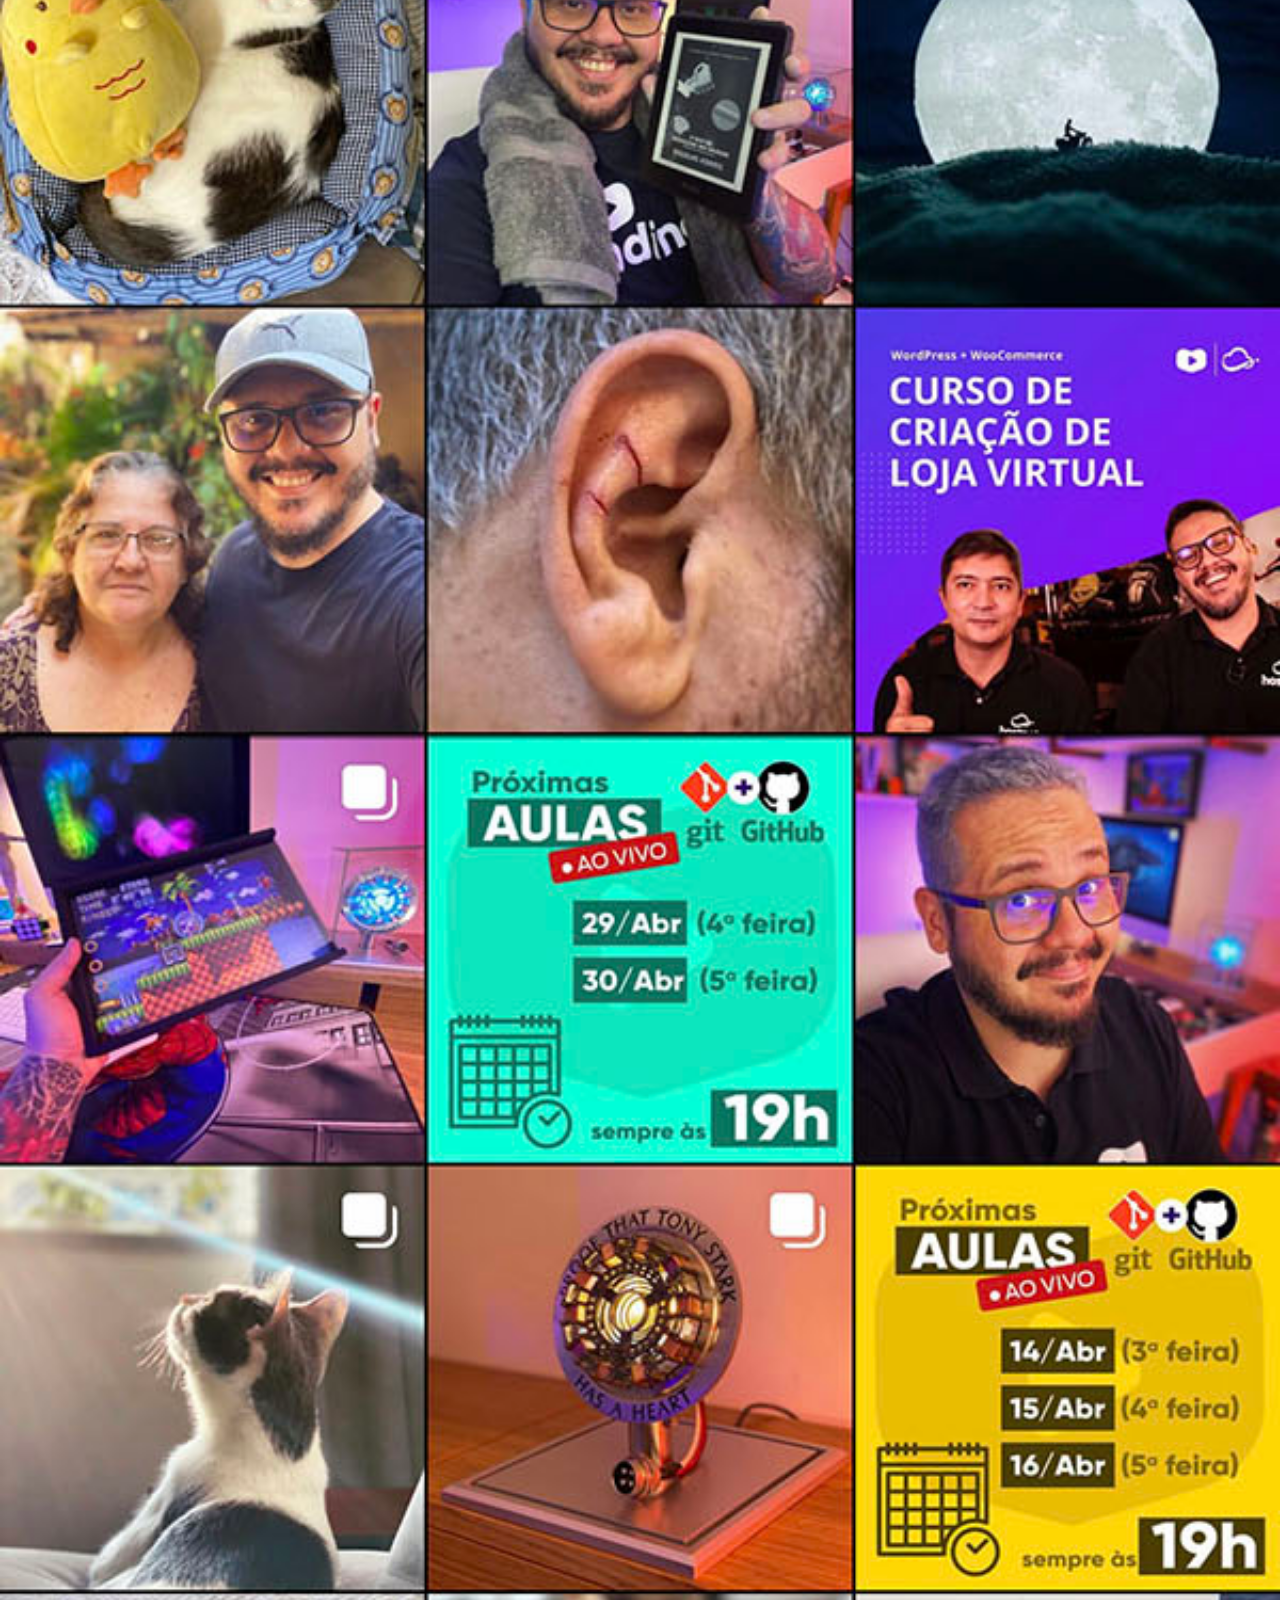
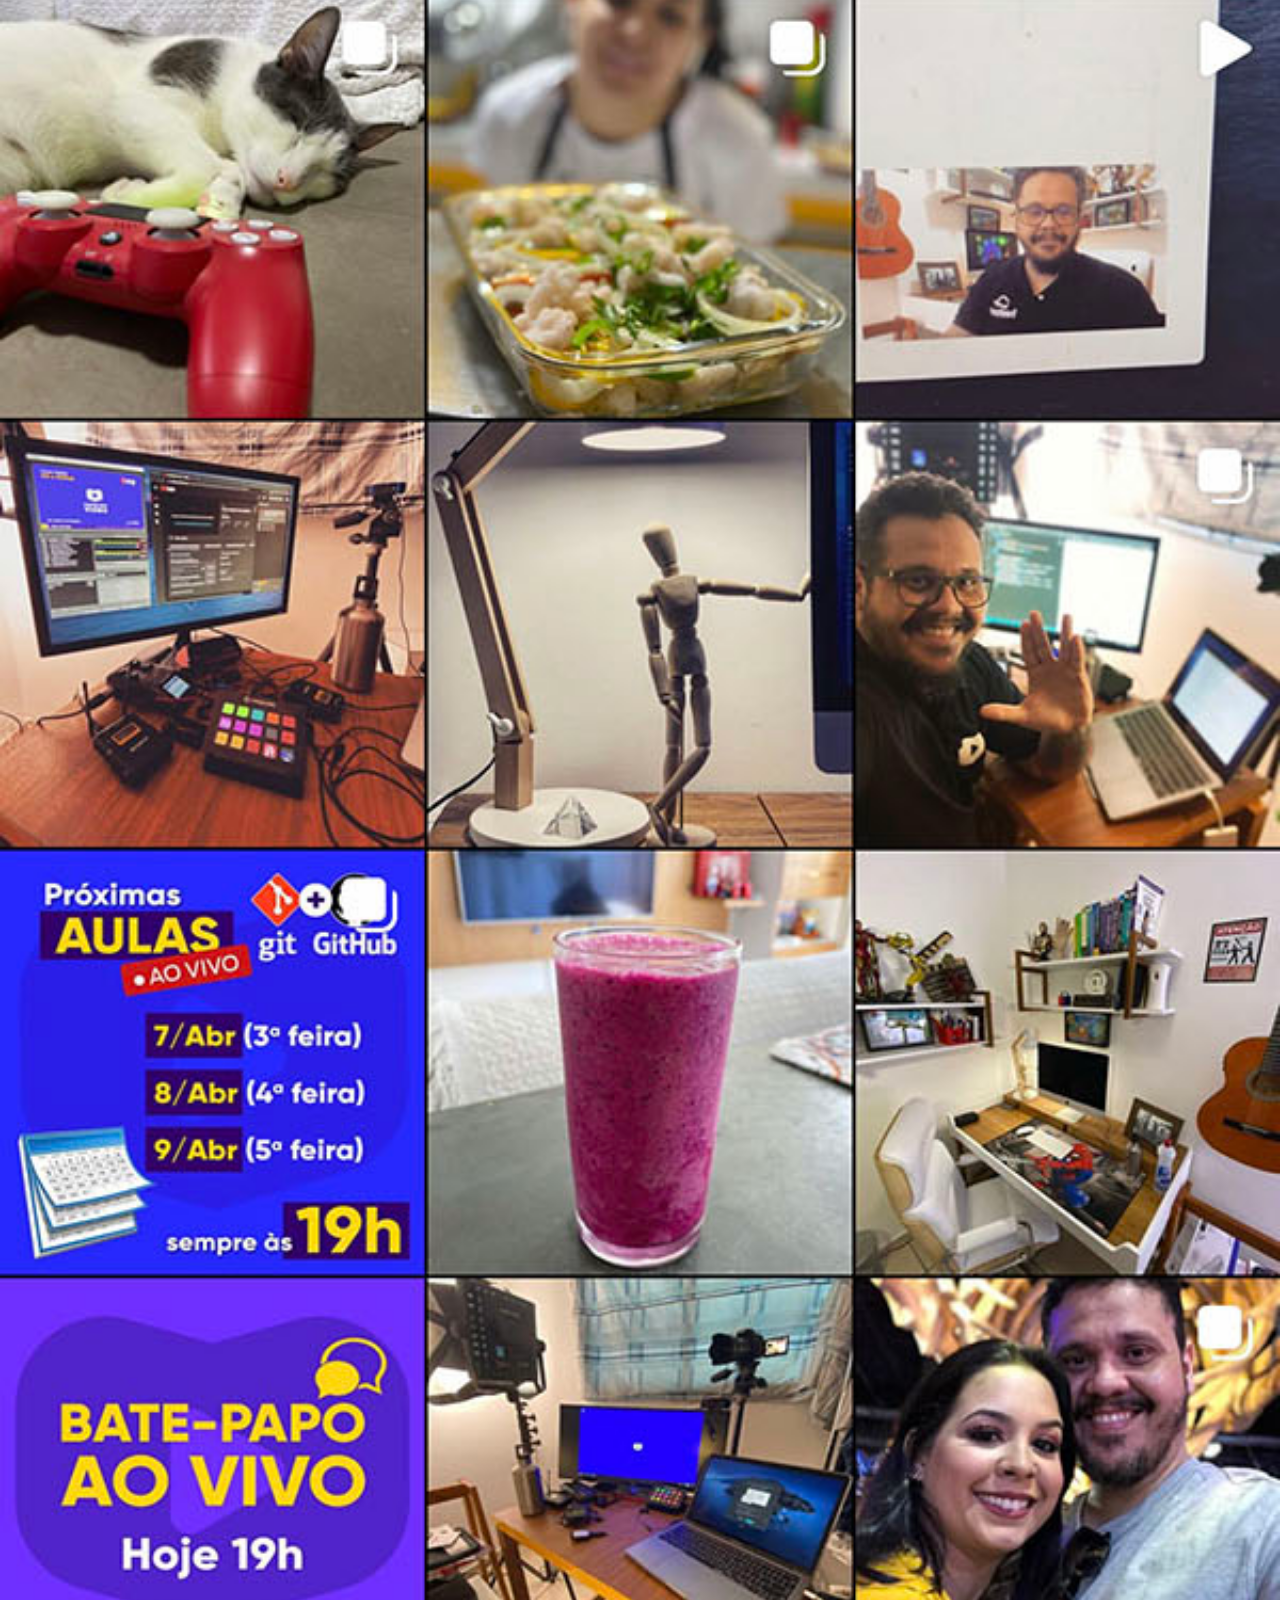
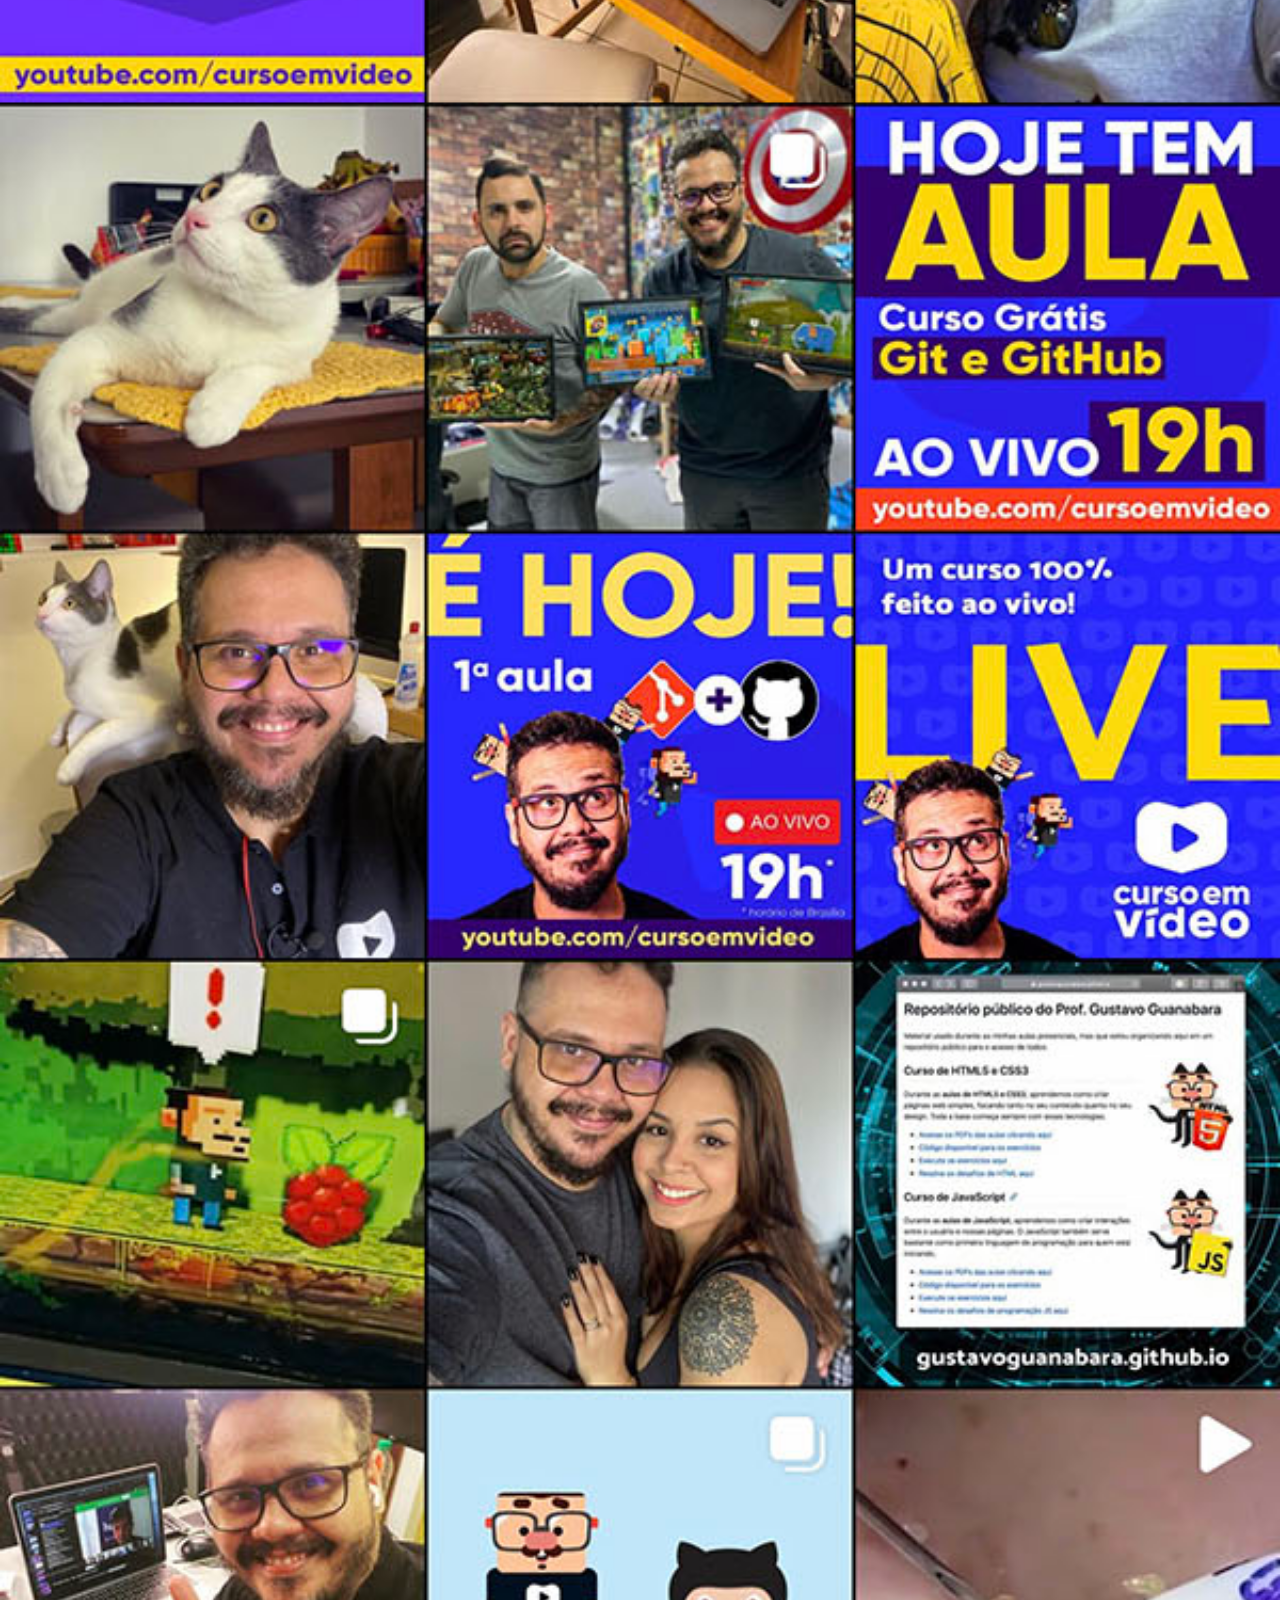
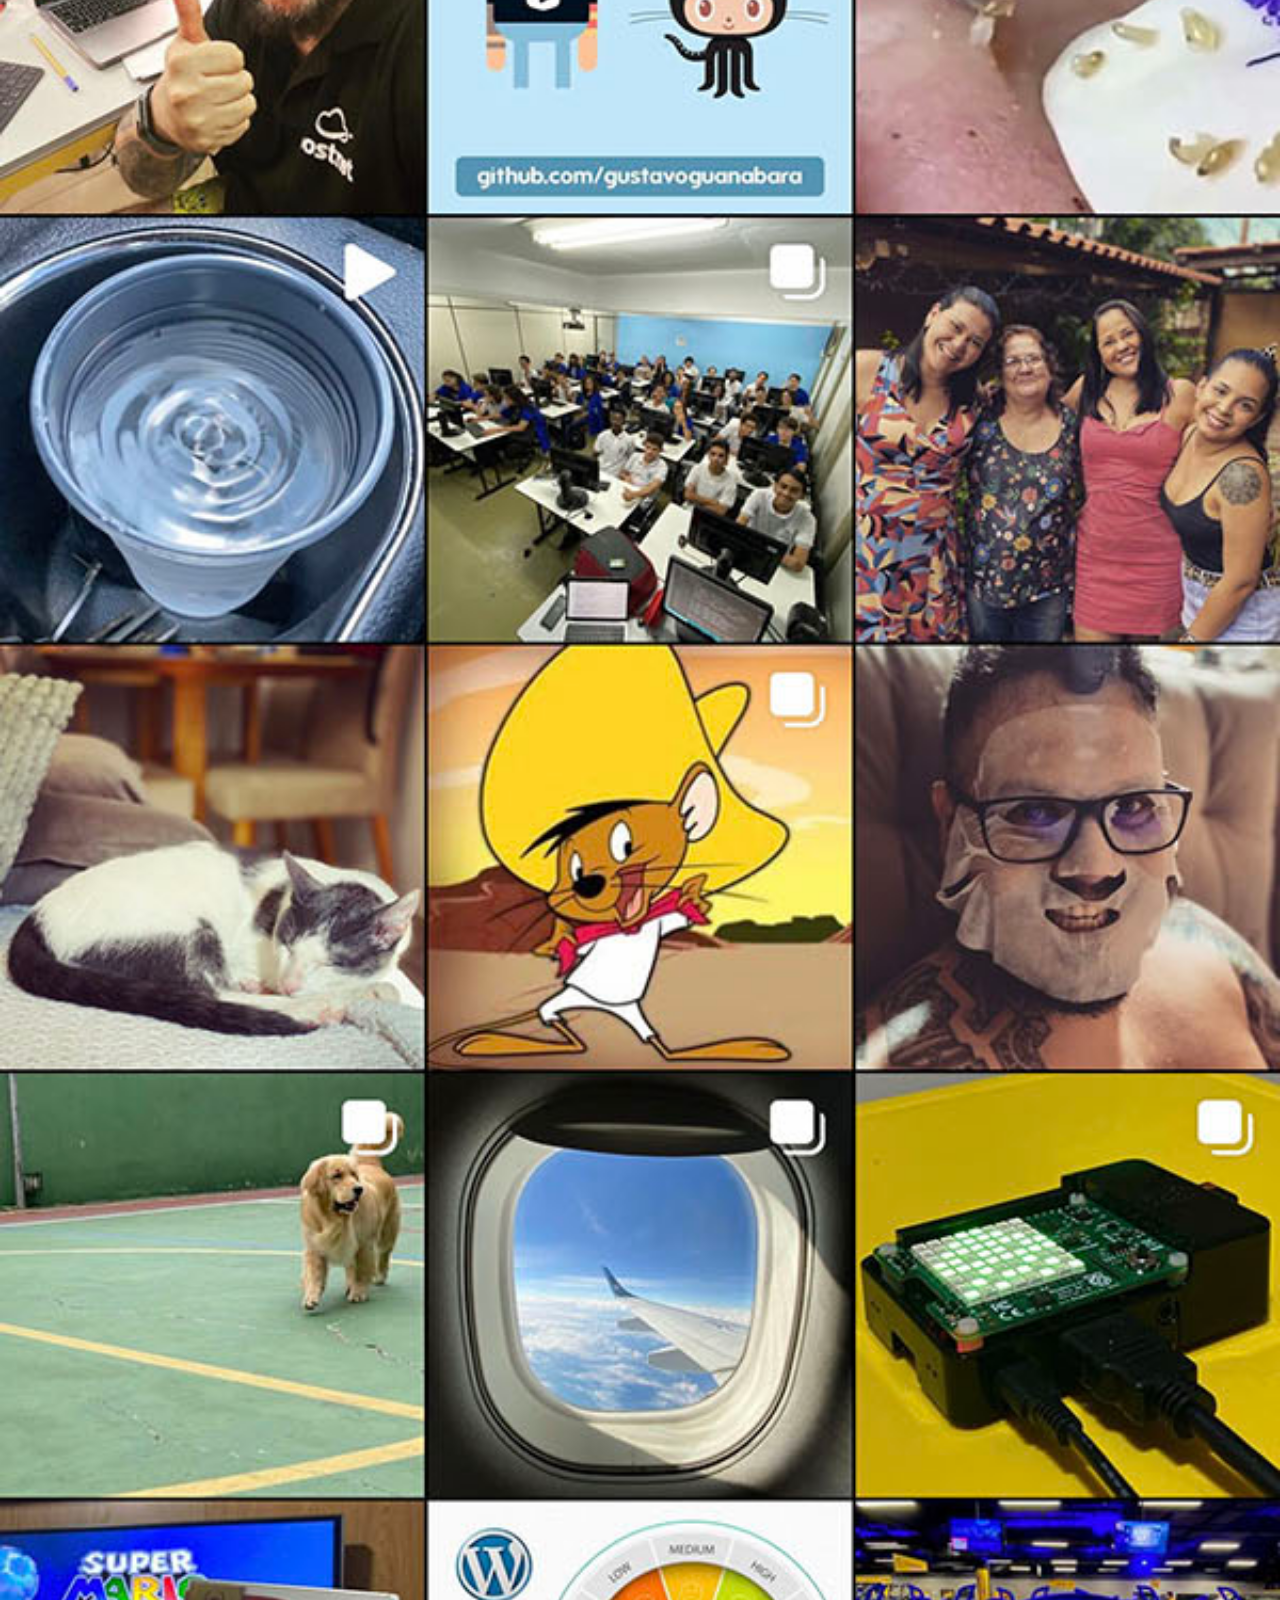
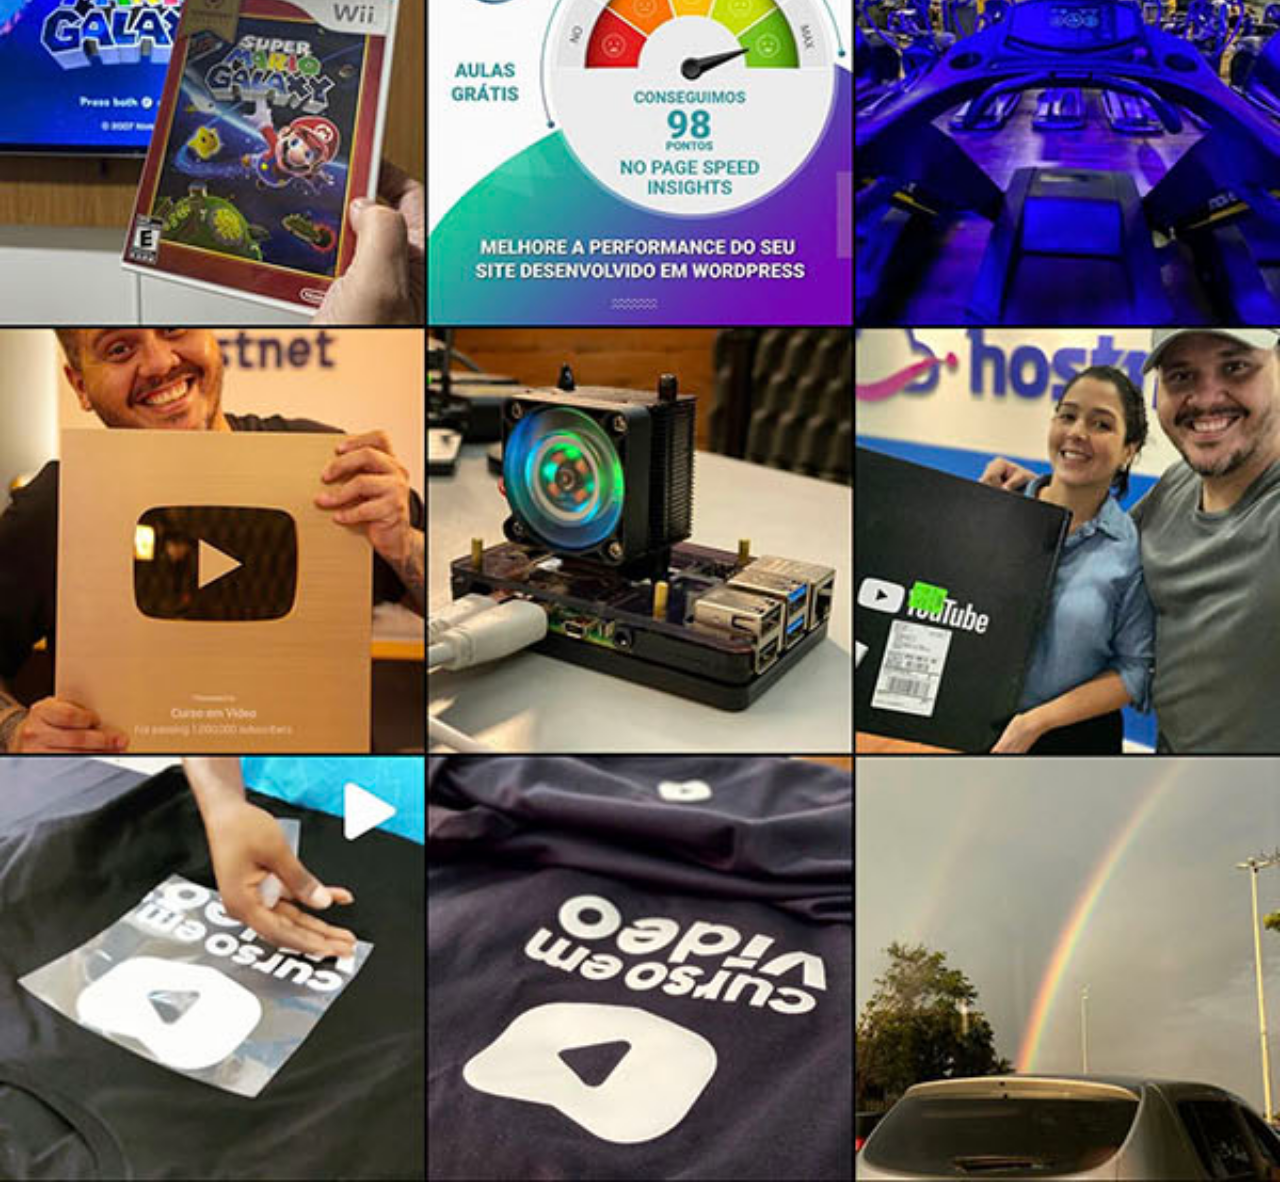
<file: instagram.html>
<!DOCTYPE html>
<html lang="pt-br">
<head>
    <meta charset="UTF-8">
    <meta name="viewport" content="width=device-width, initial-scale=1.0">
    <title>Document</title>
    <link rel="stylesheet" href="style/source.css">
</head>
<body>
    <img src="pacote-d013/imagens/tela-instagram.jpg" alt="instagram">
</body>
</html>
</file>
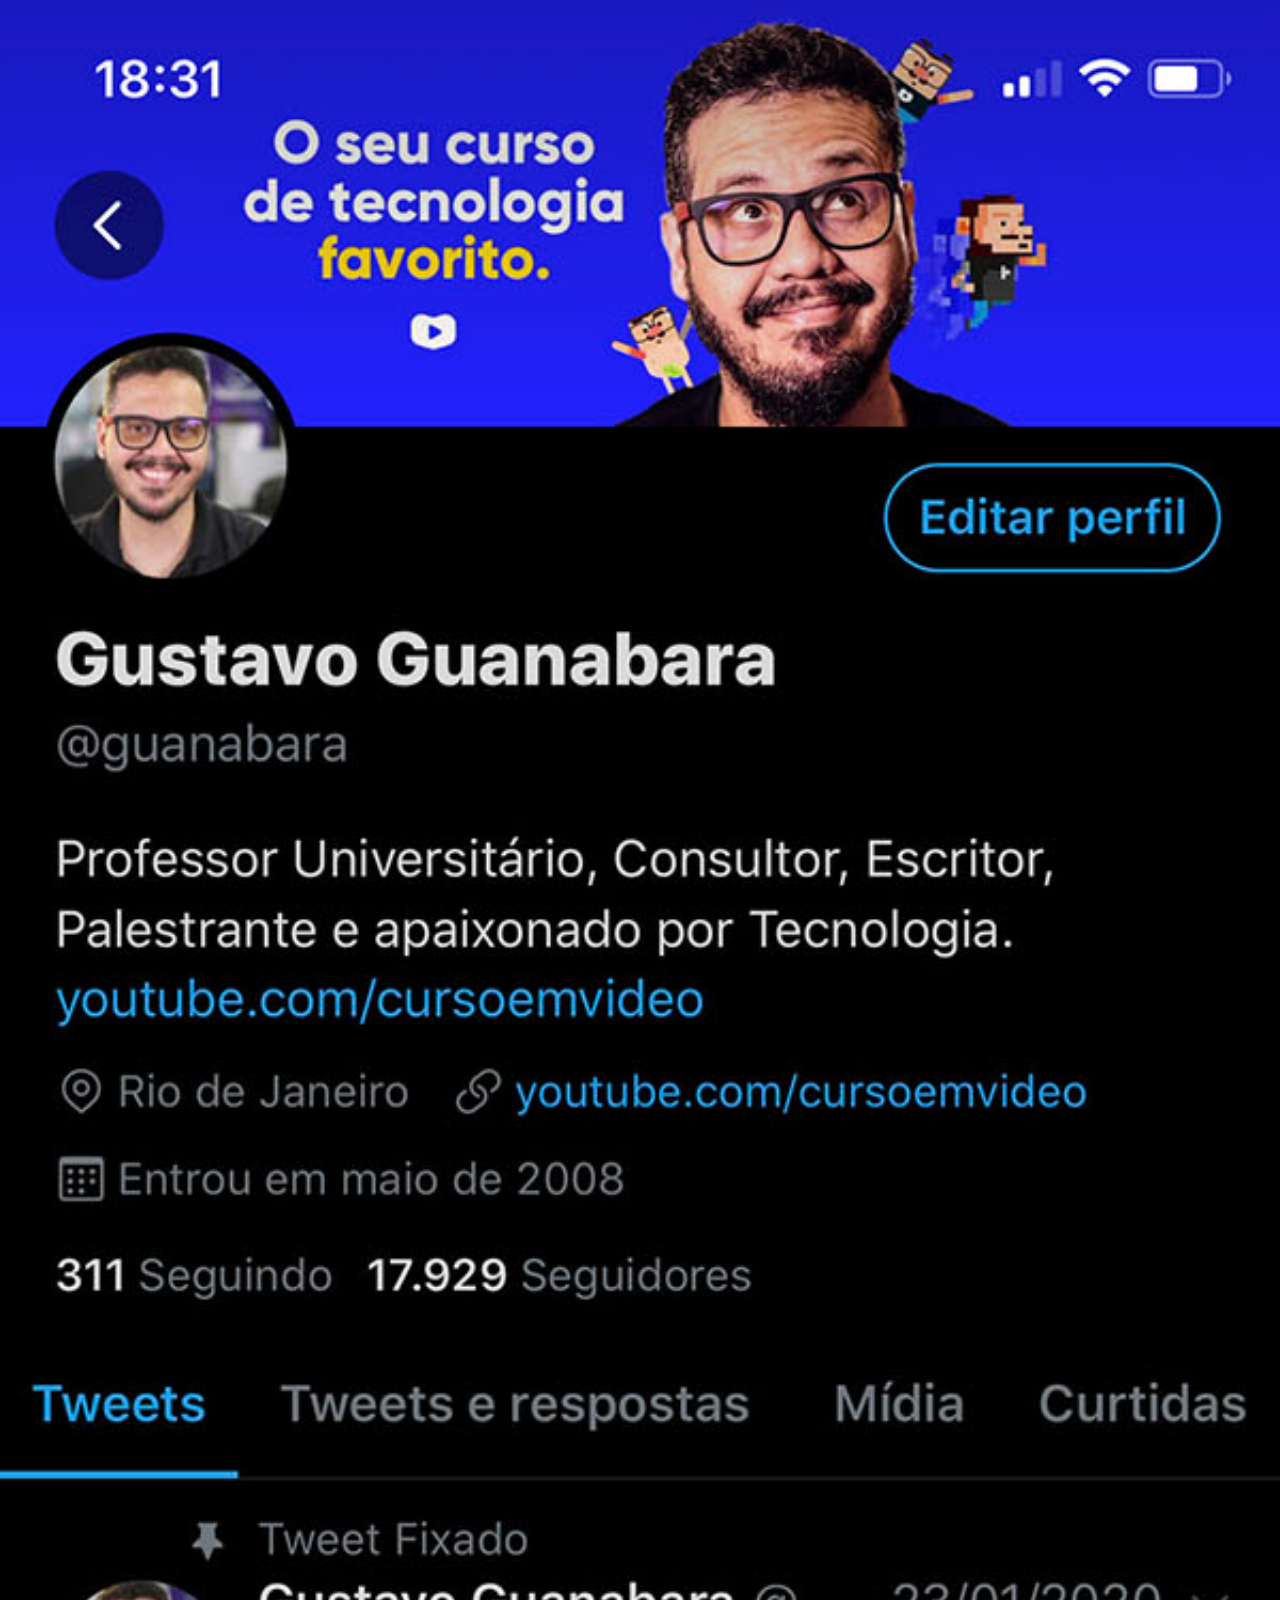
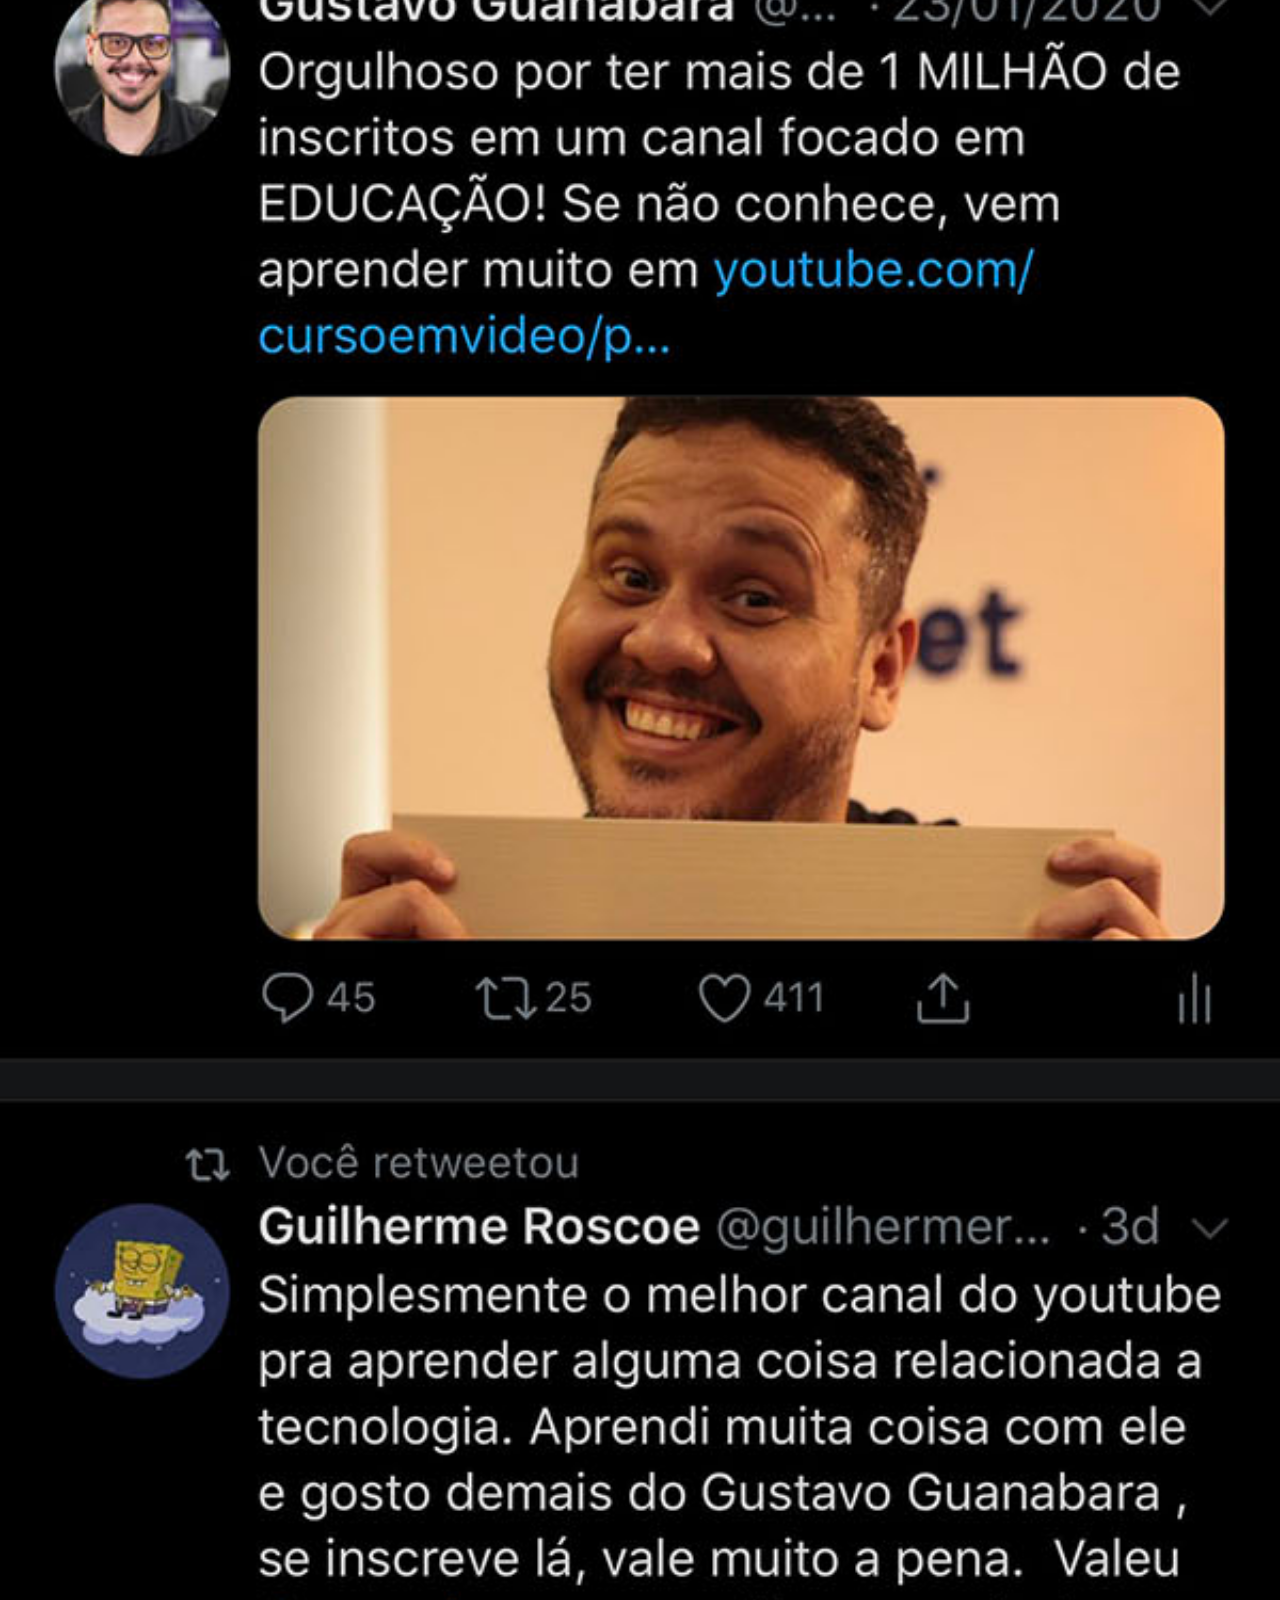
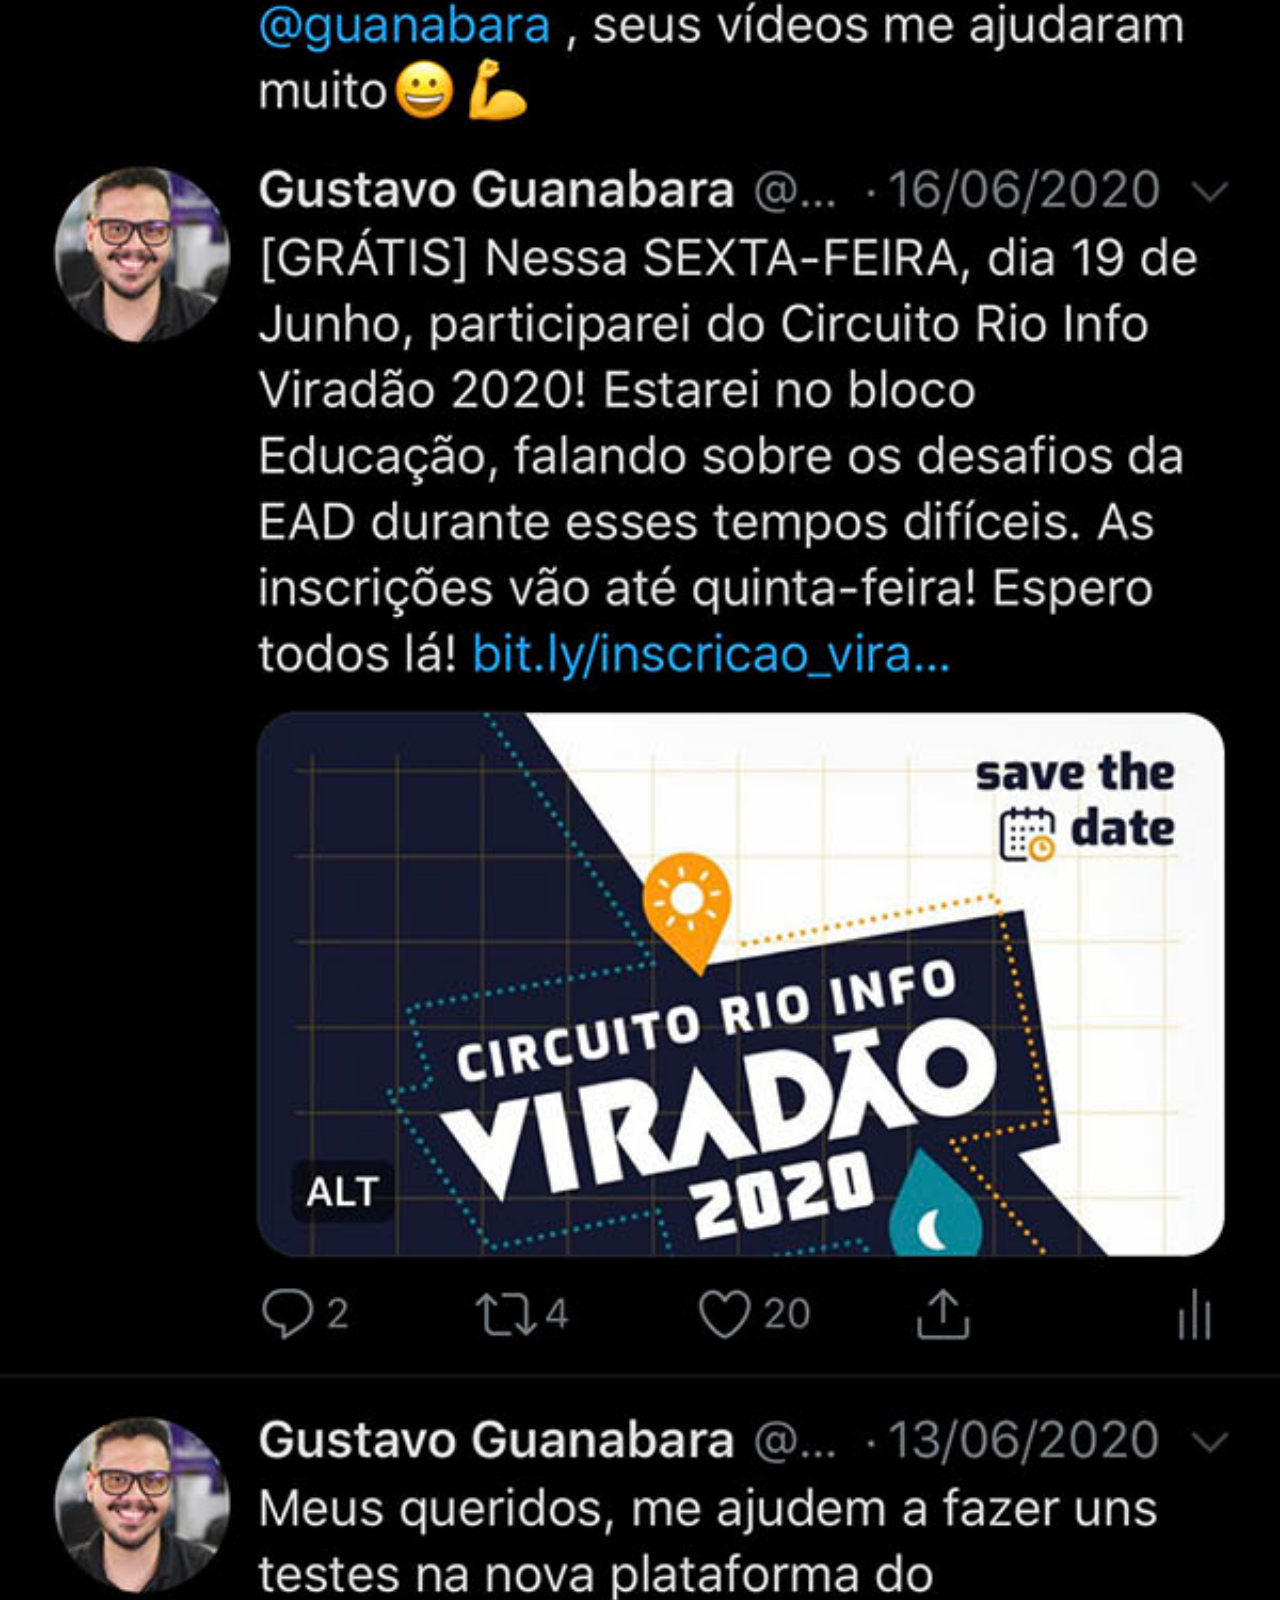
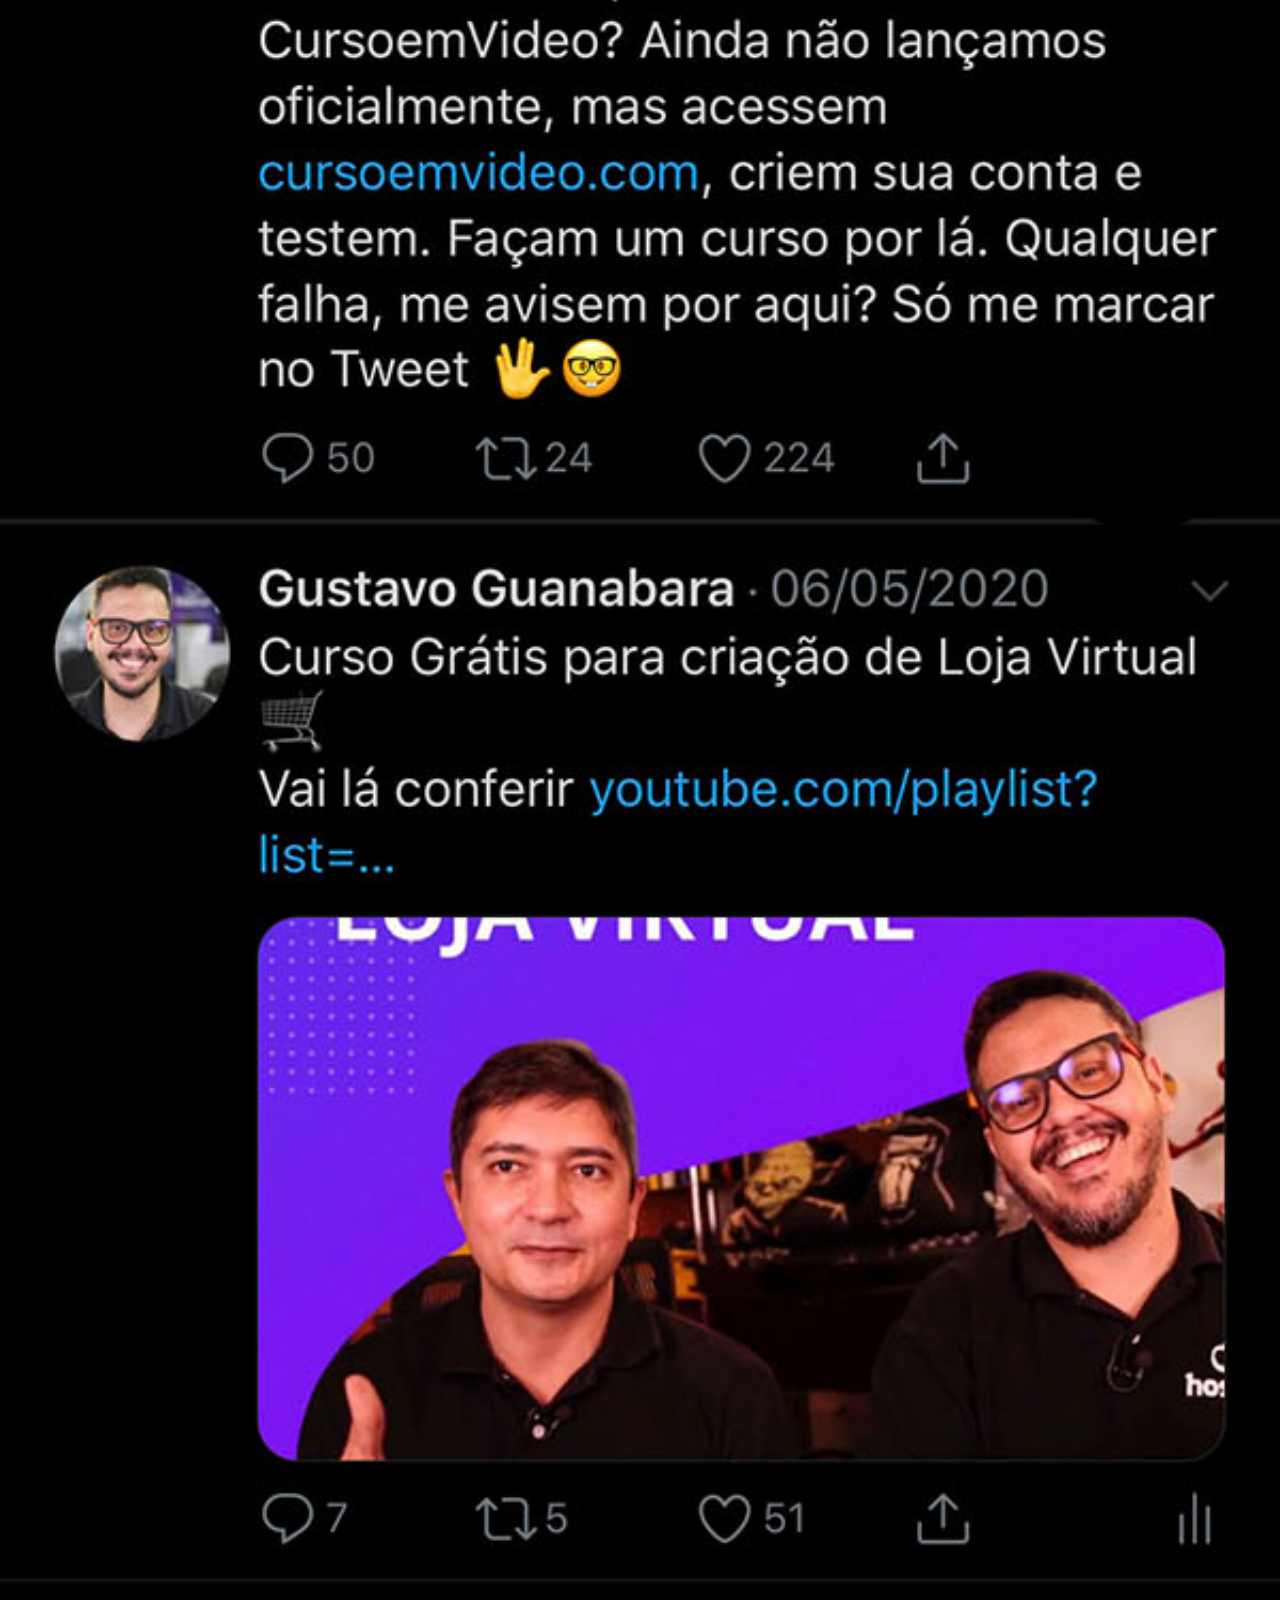
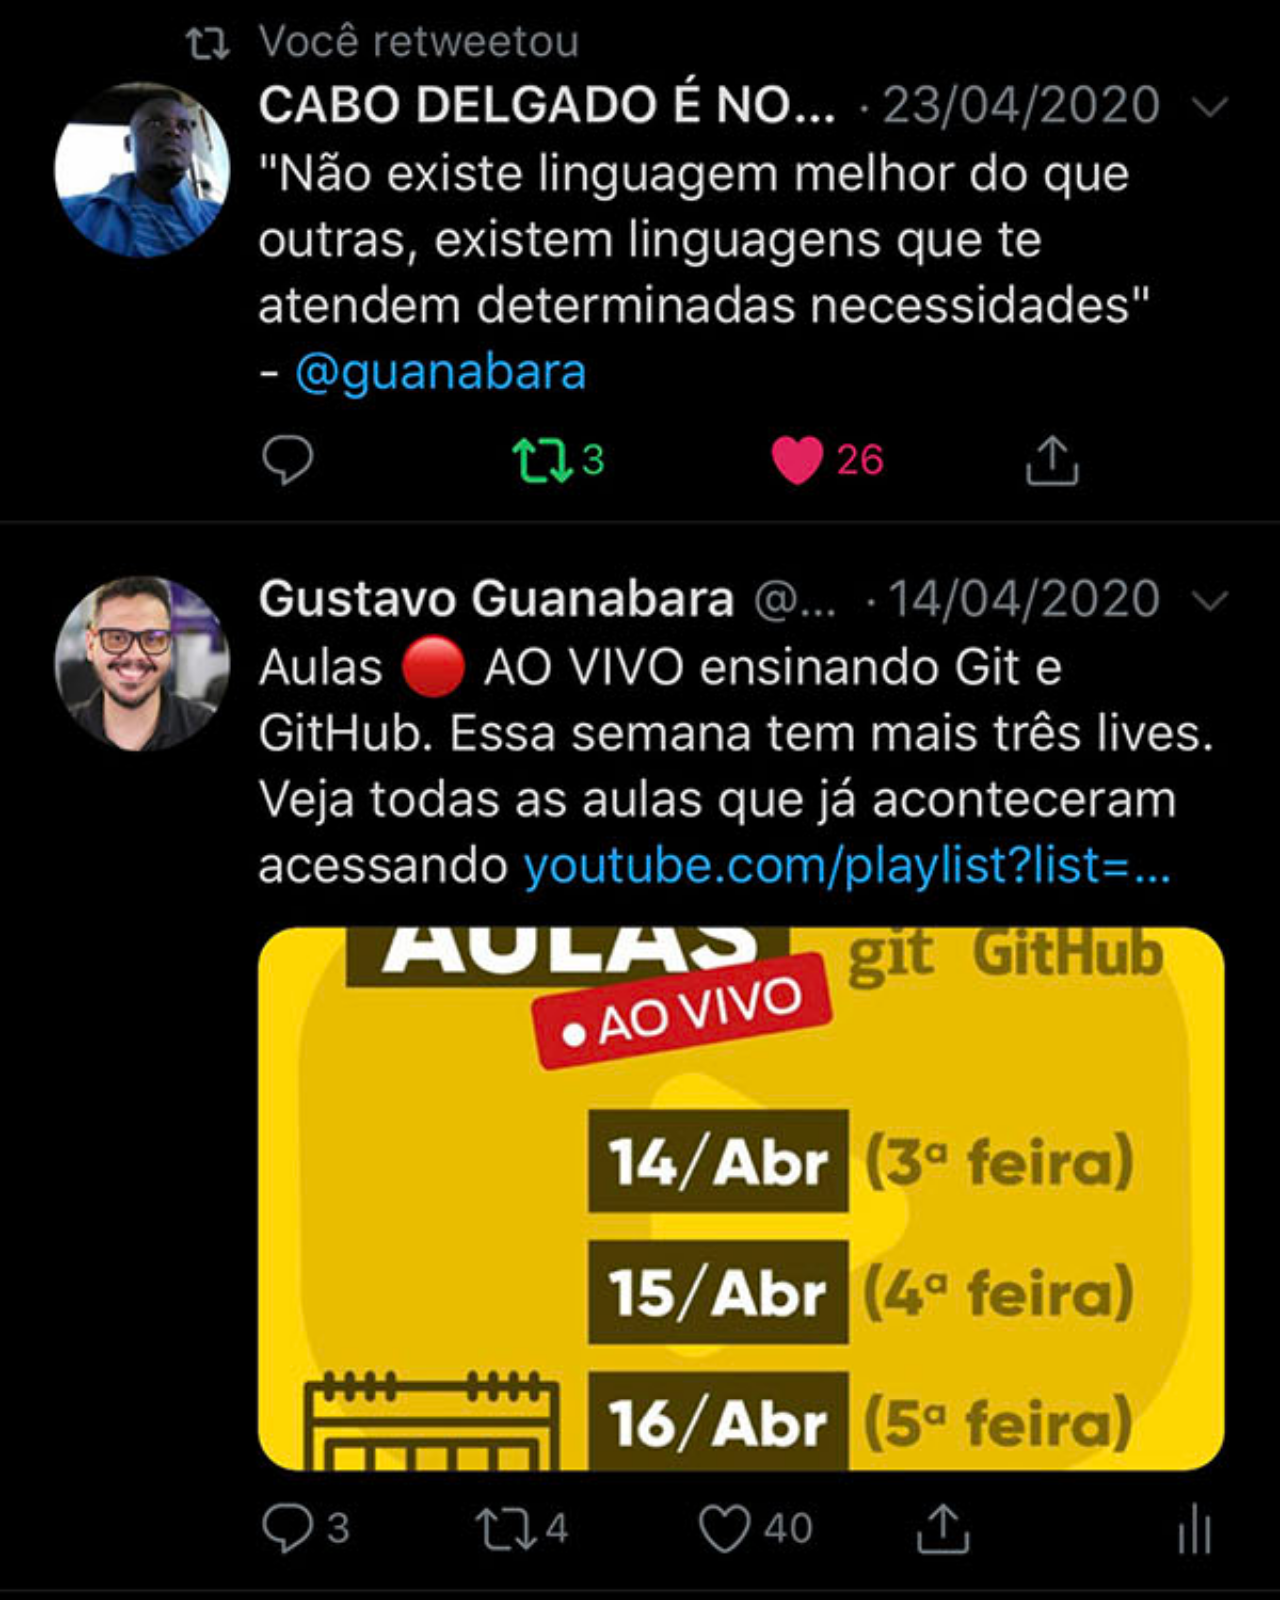
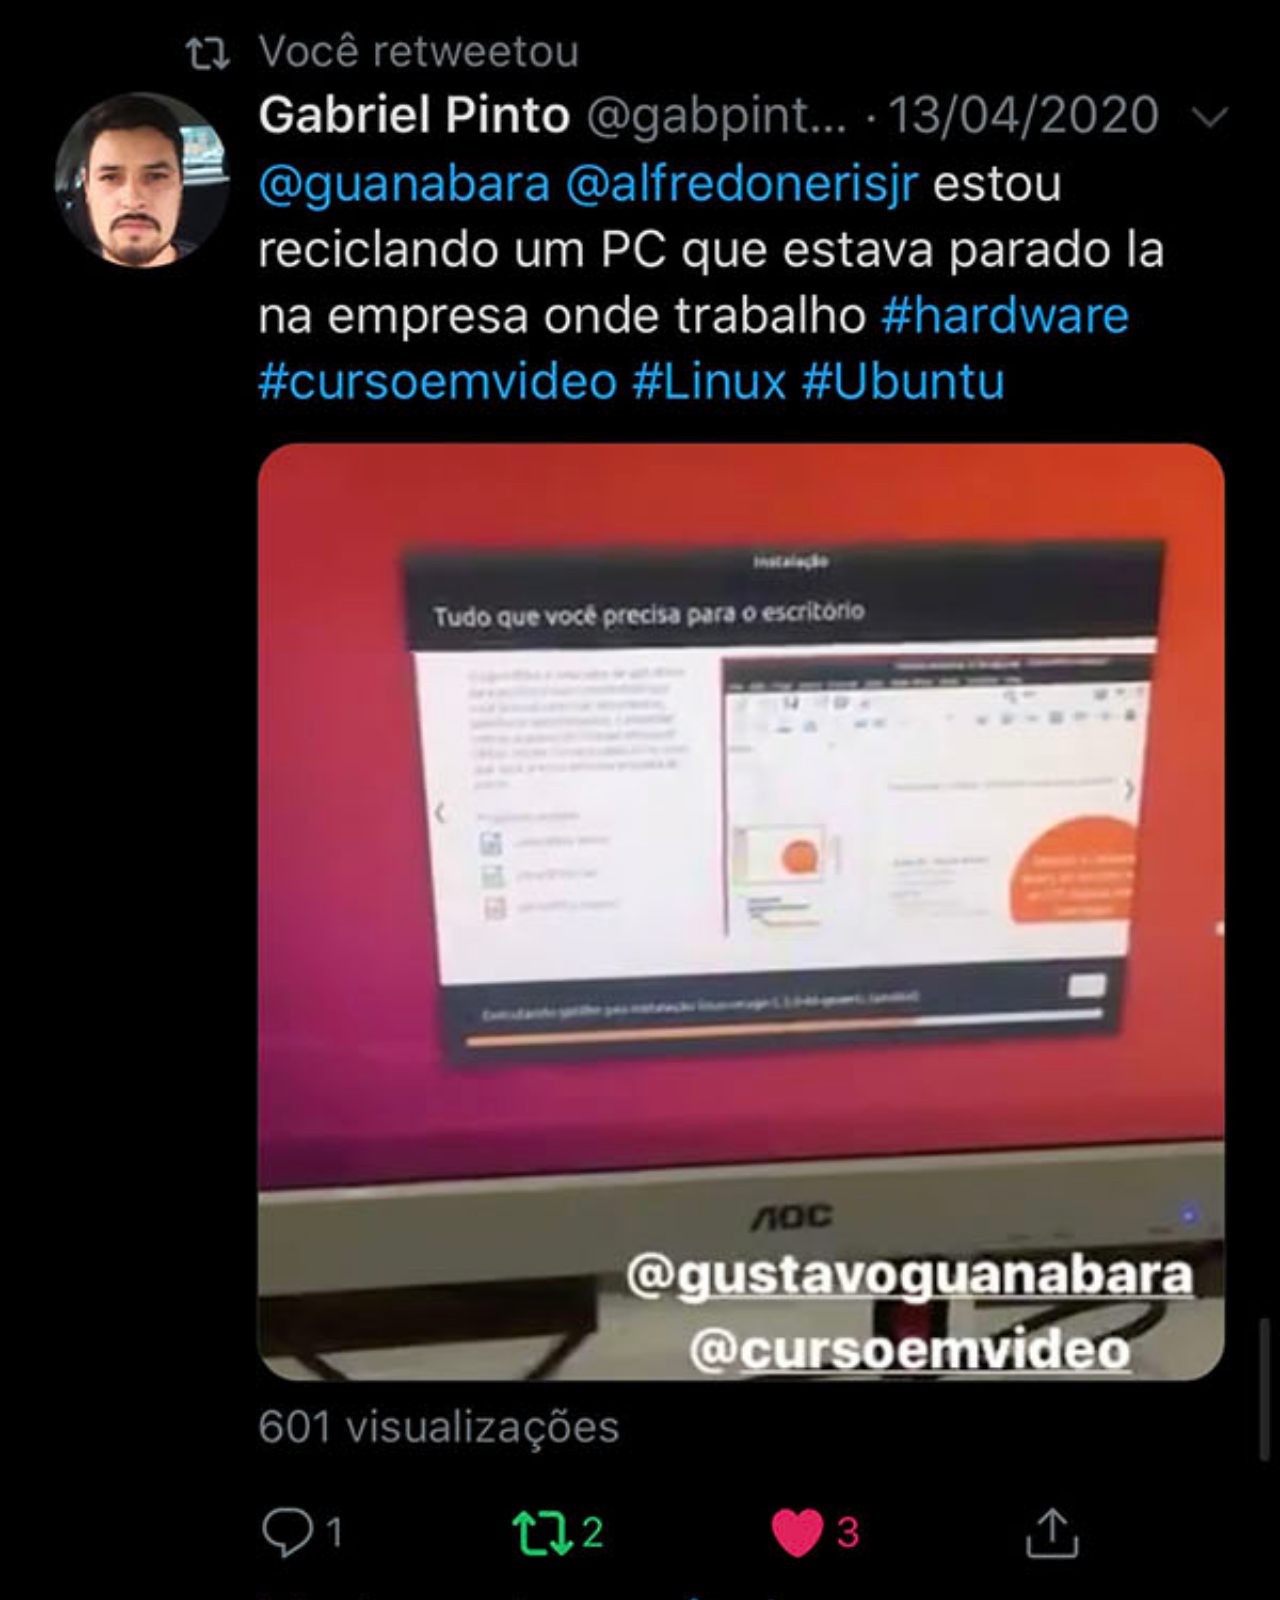
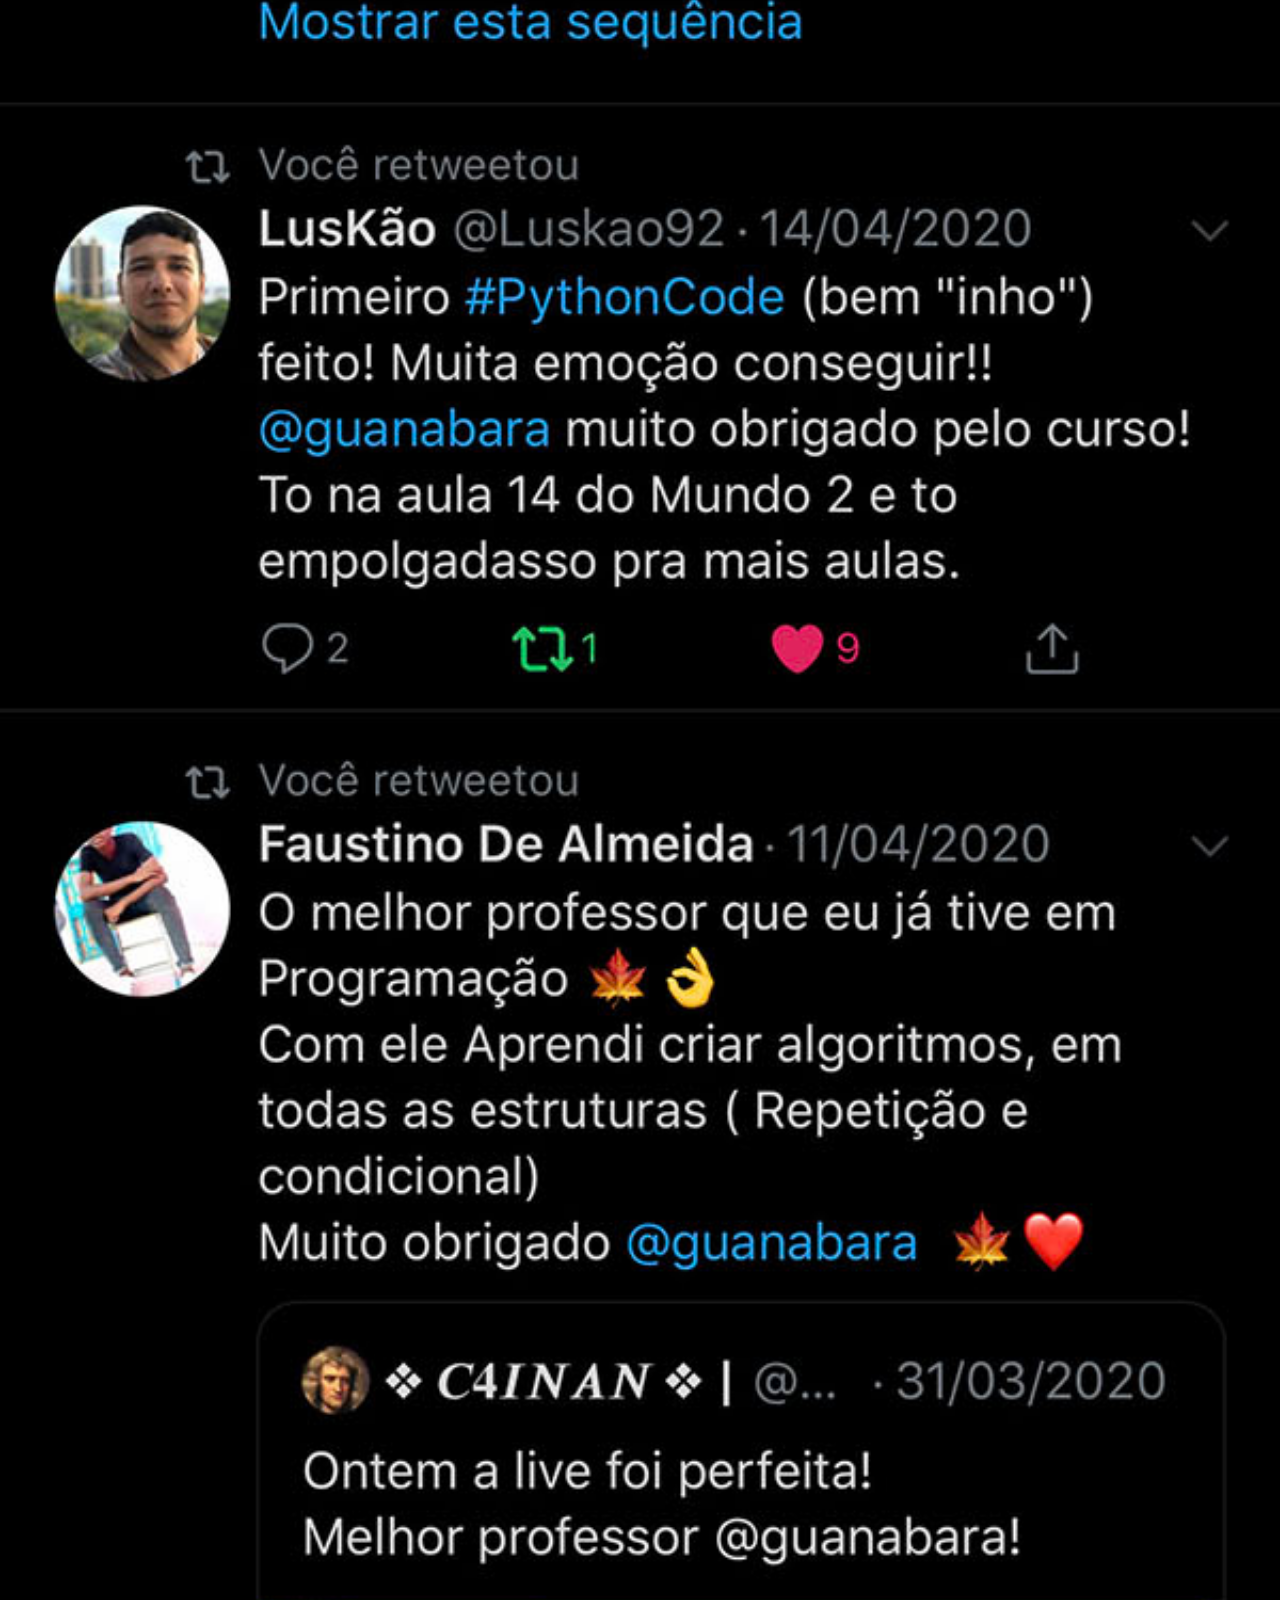
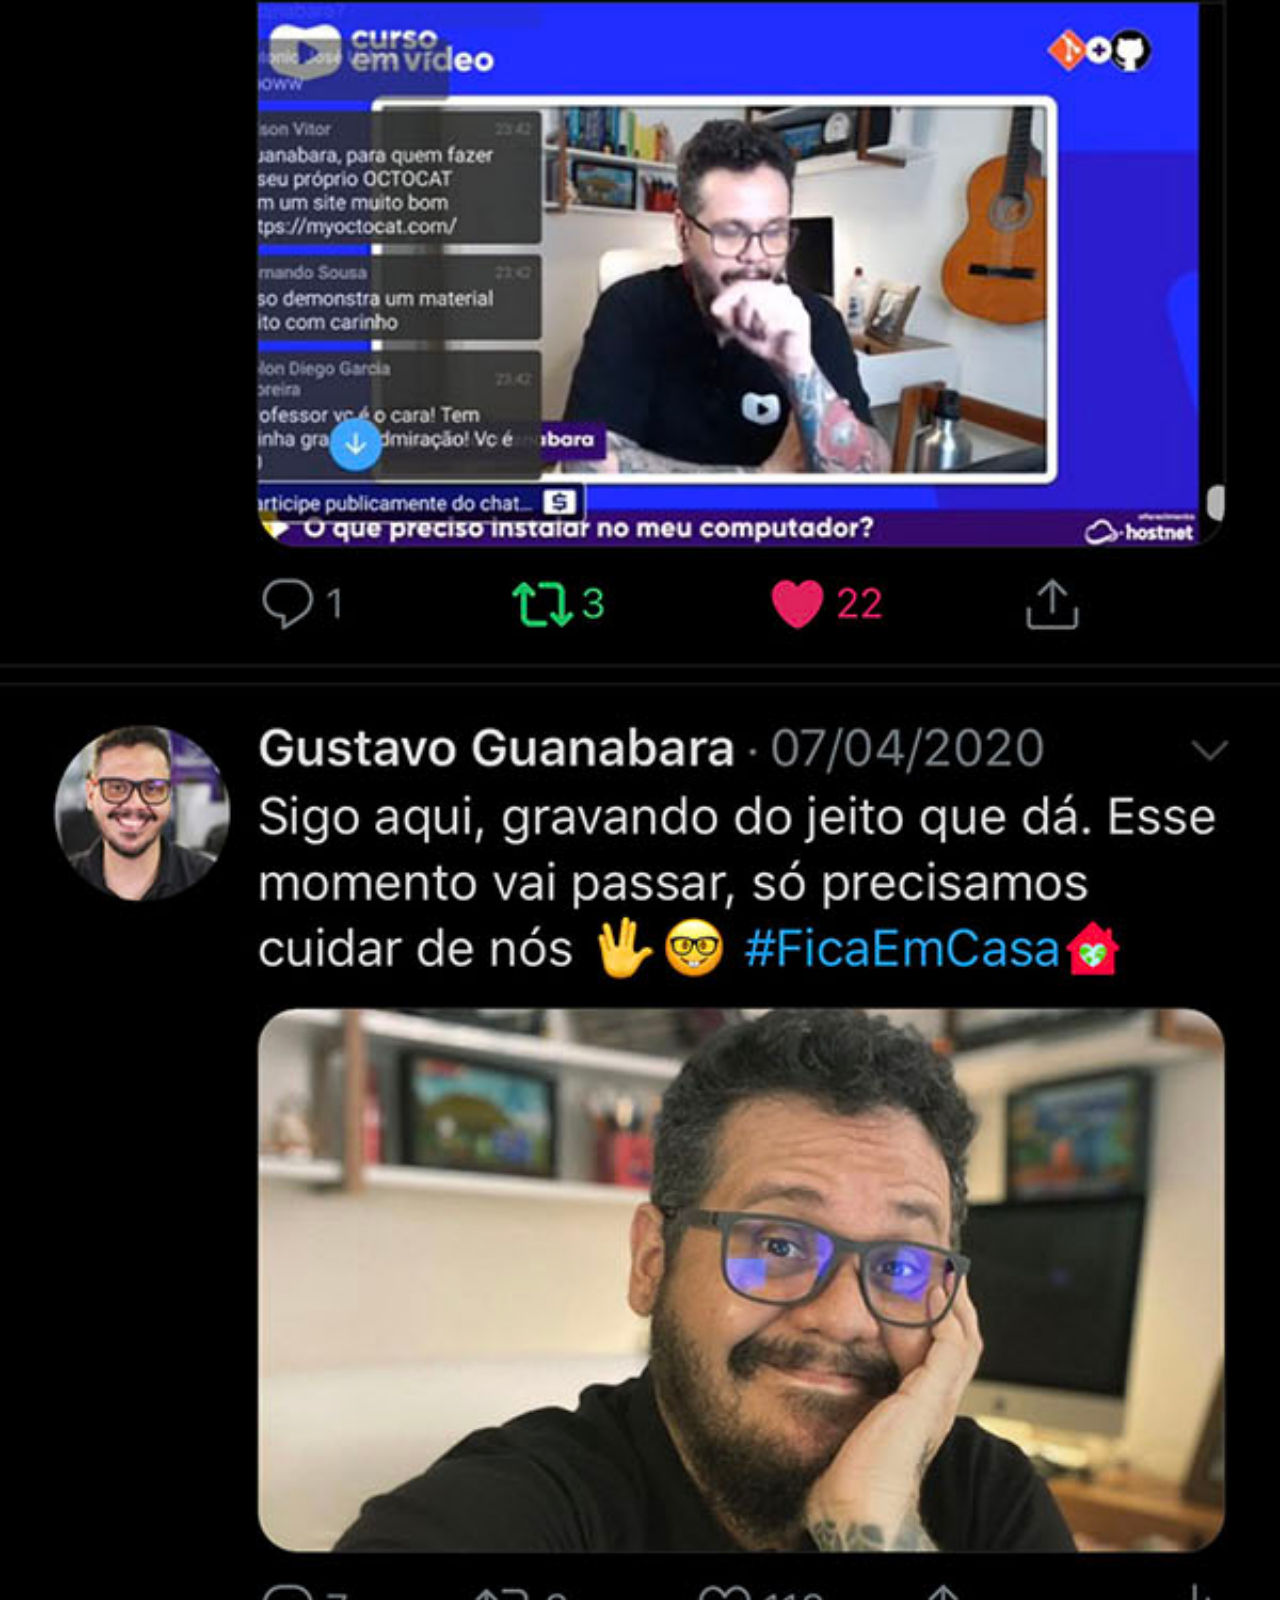
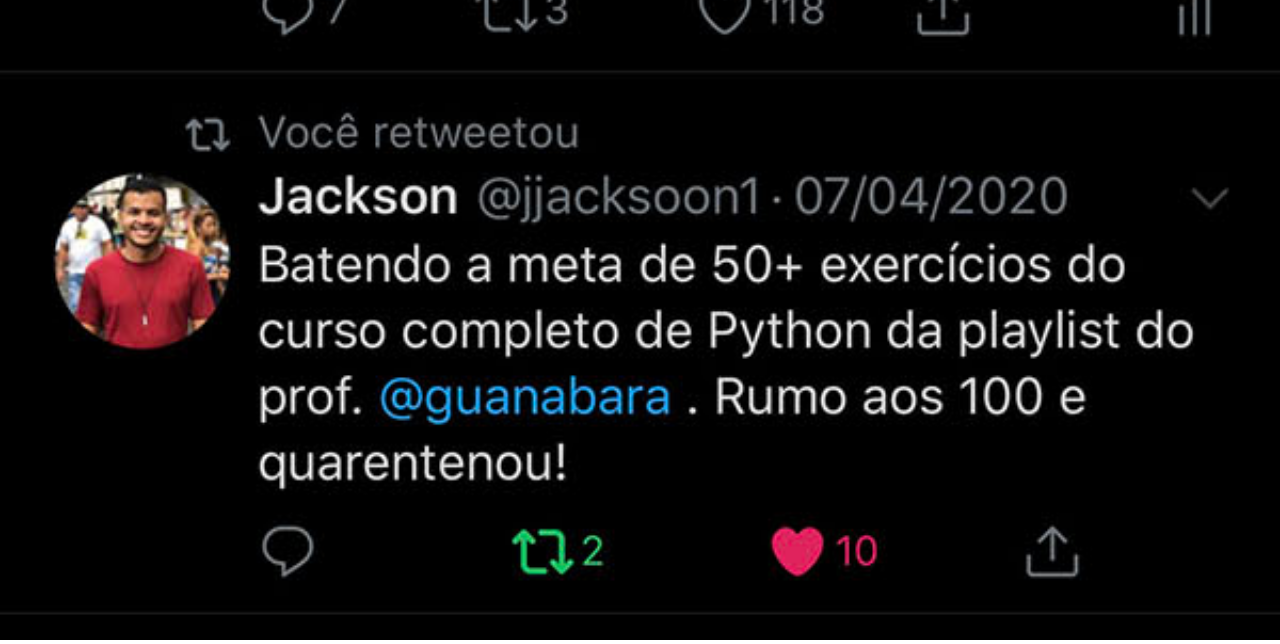
<file: twitter.html>
<!DOCTYPE html>
<html lang="pt-br">
<head>
    <meta charset="UTF-8">
    <meta name="viewport" content="width=device-width, initial-scale=1.0">
    <title>Document</title>
    <link rel="stylesheet" href="style/source.css">
</head>
<body>
    <img src="pacote-d013/imagens/tela-twitter.jpg" alt="">
</body>
</html>
</file>
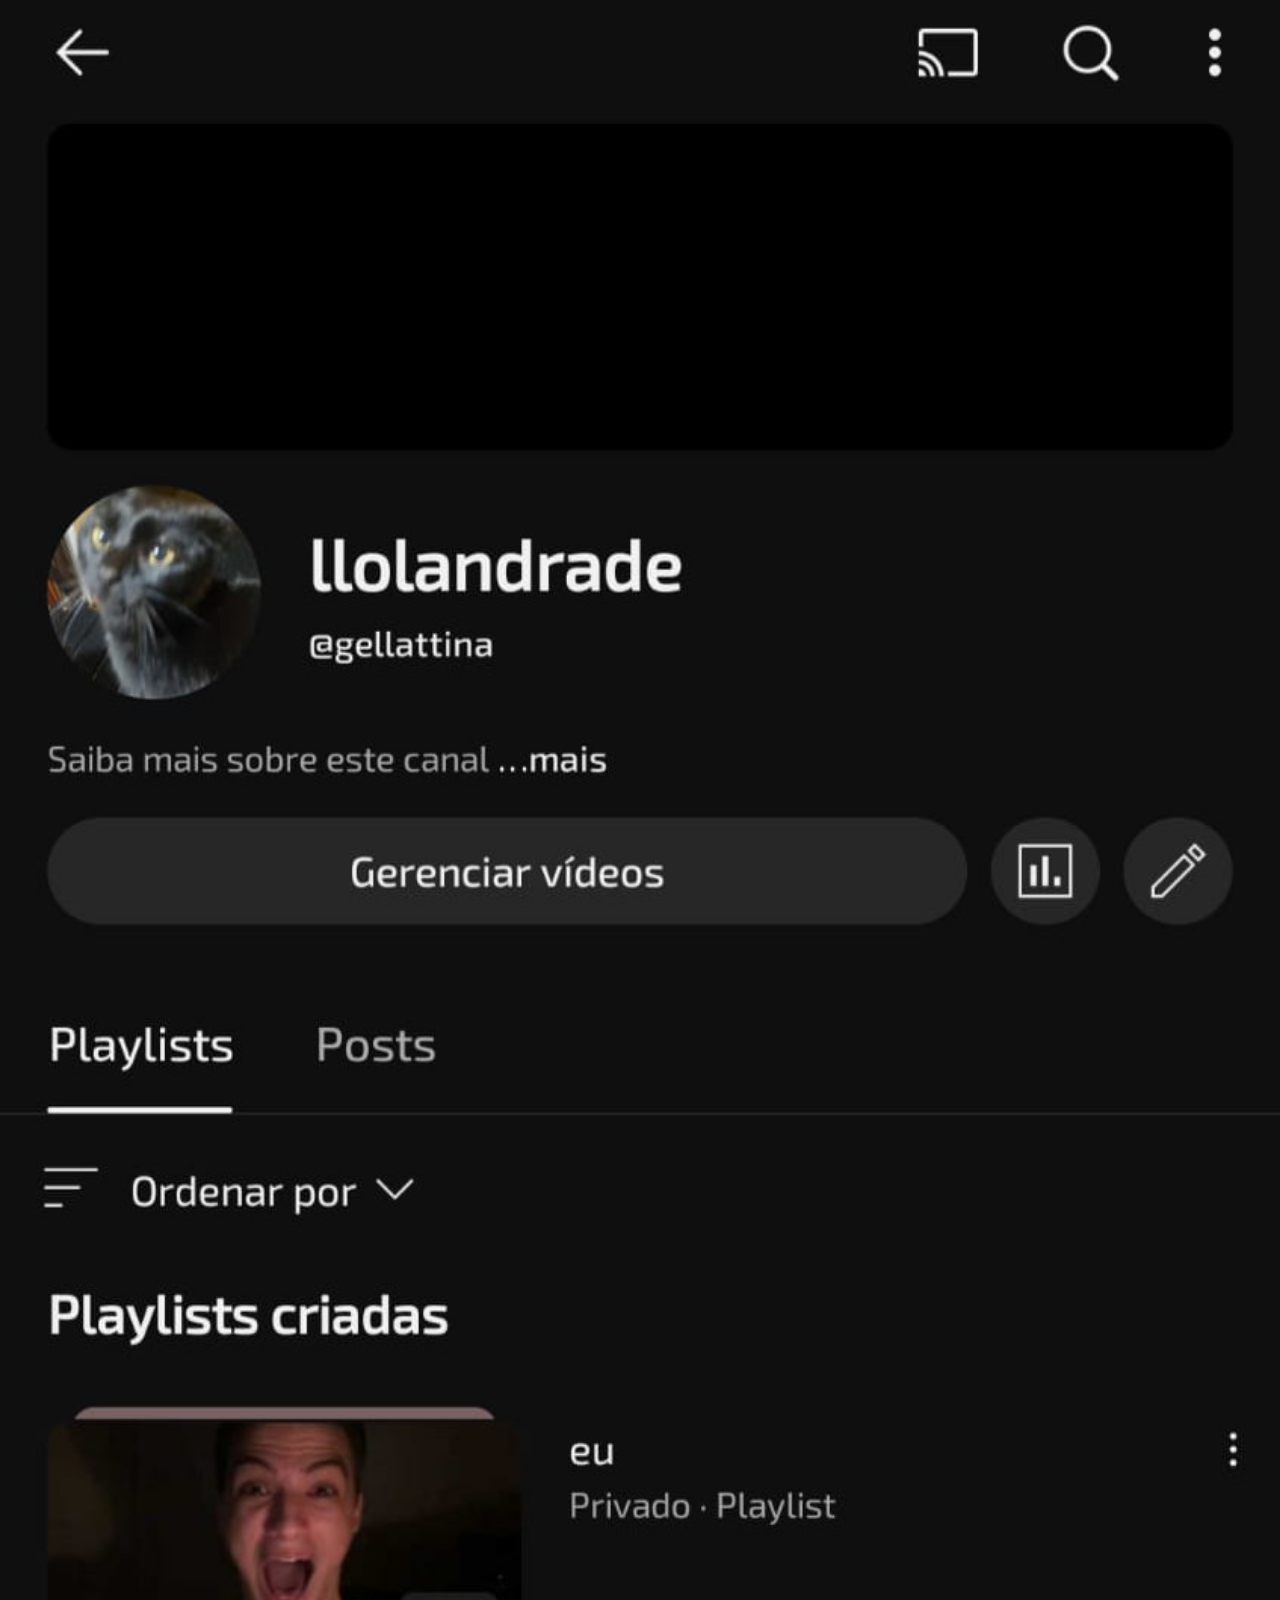
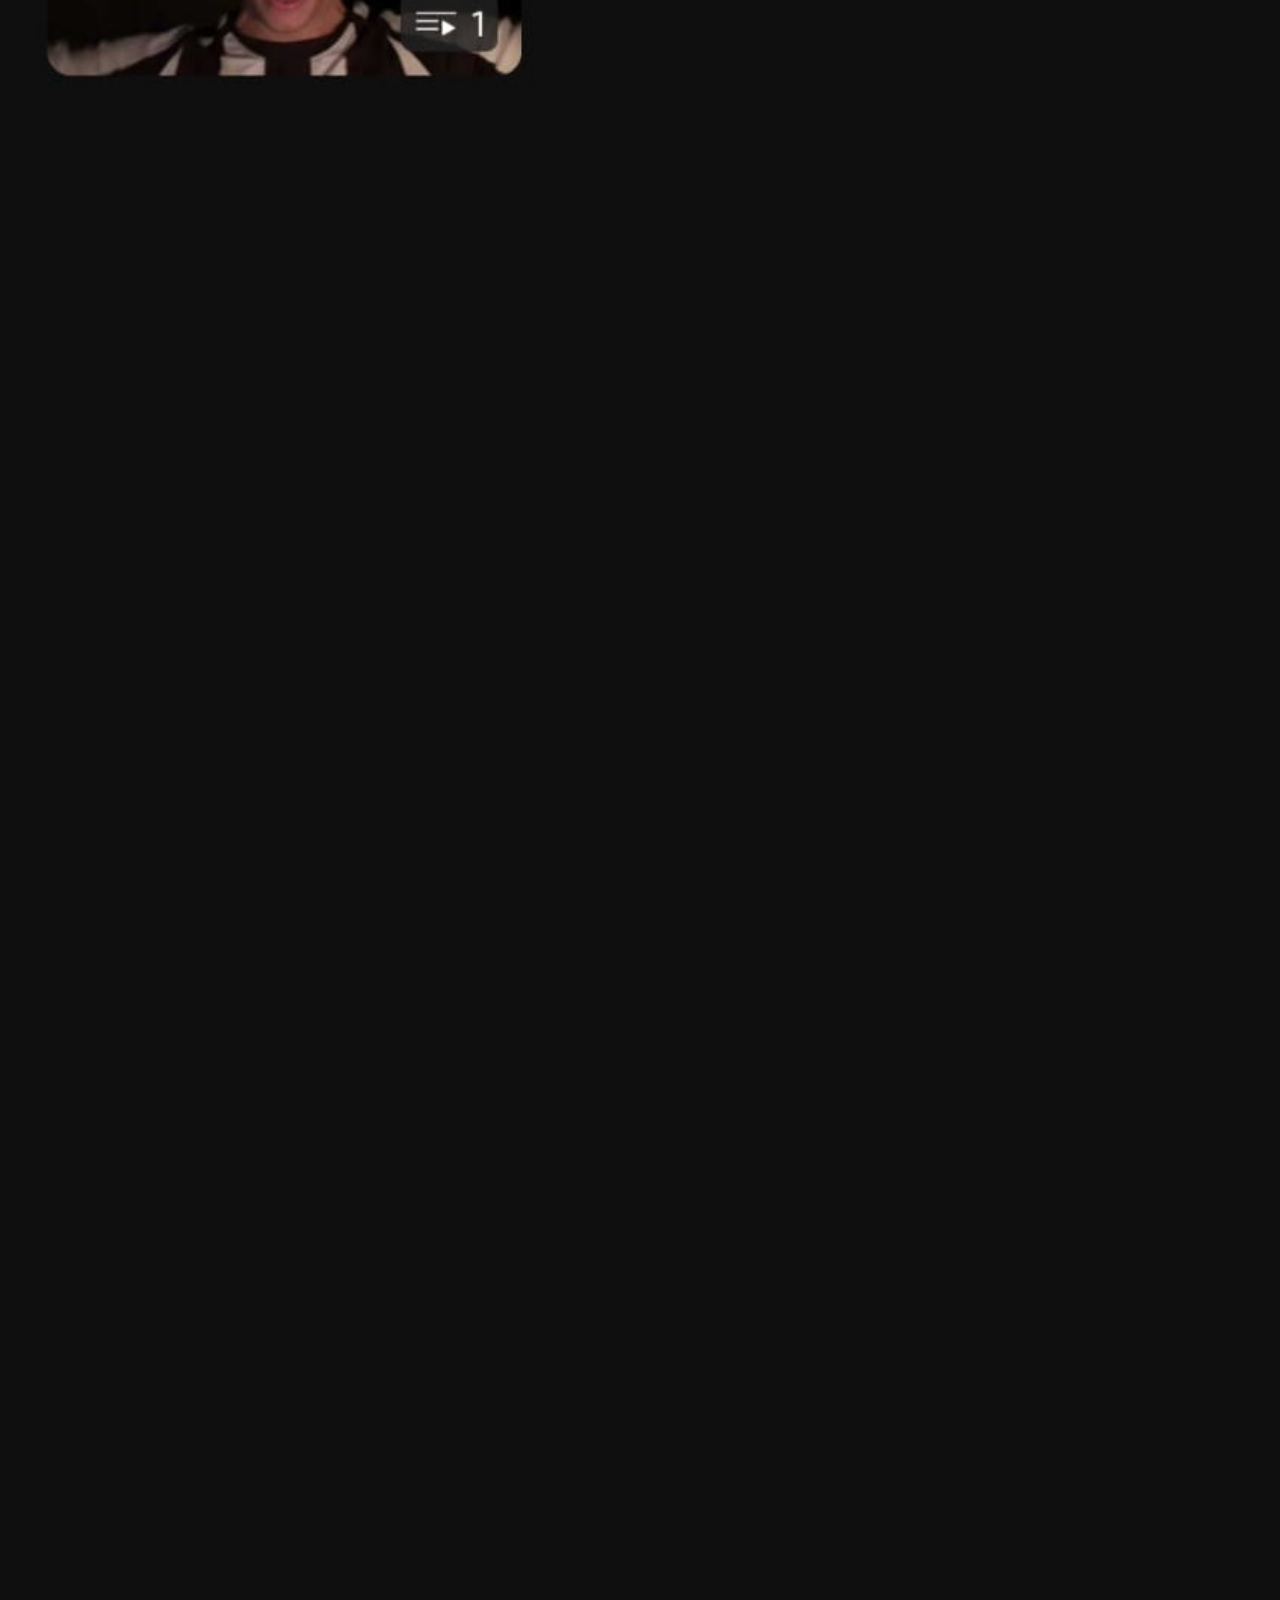
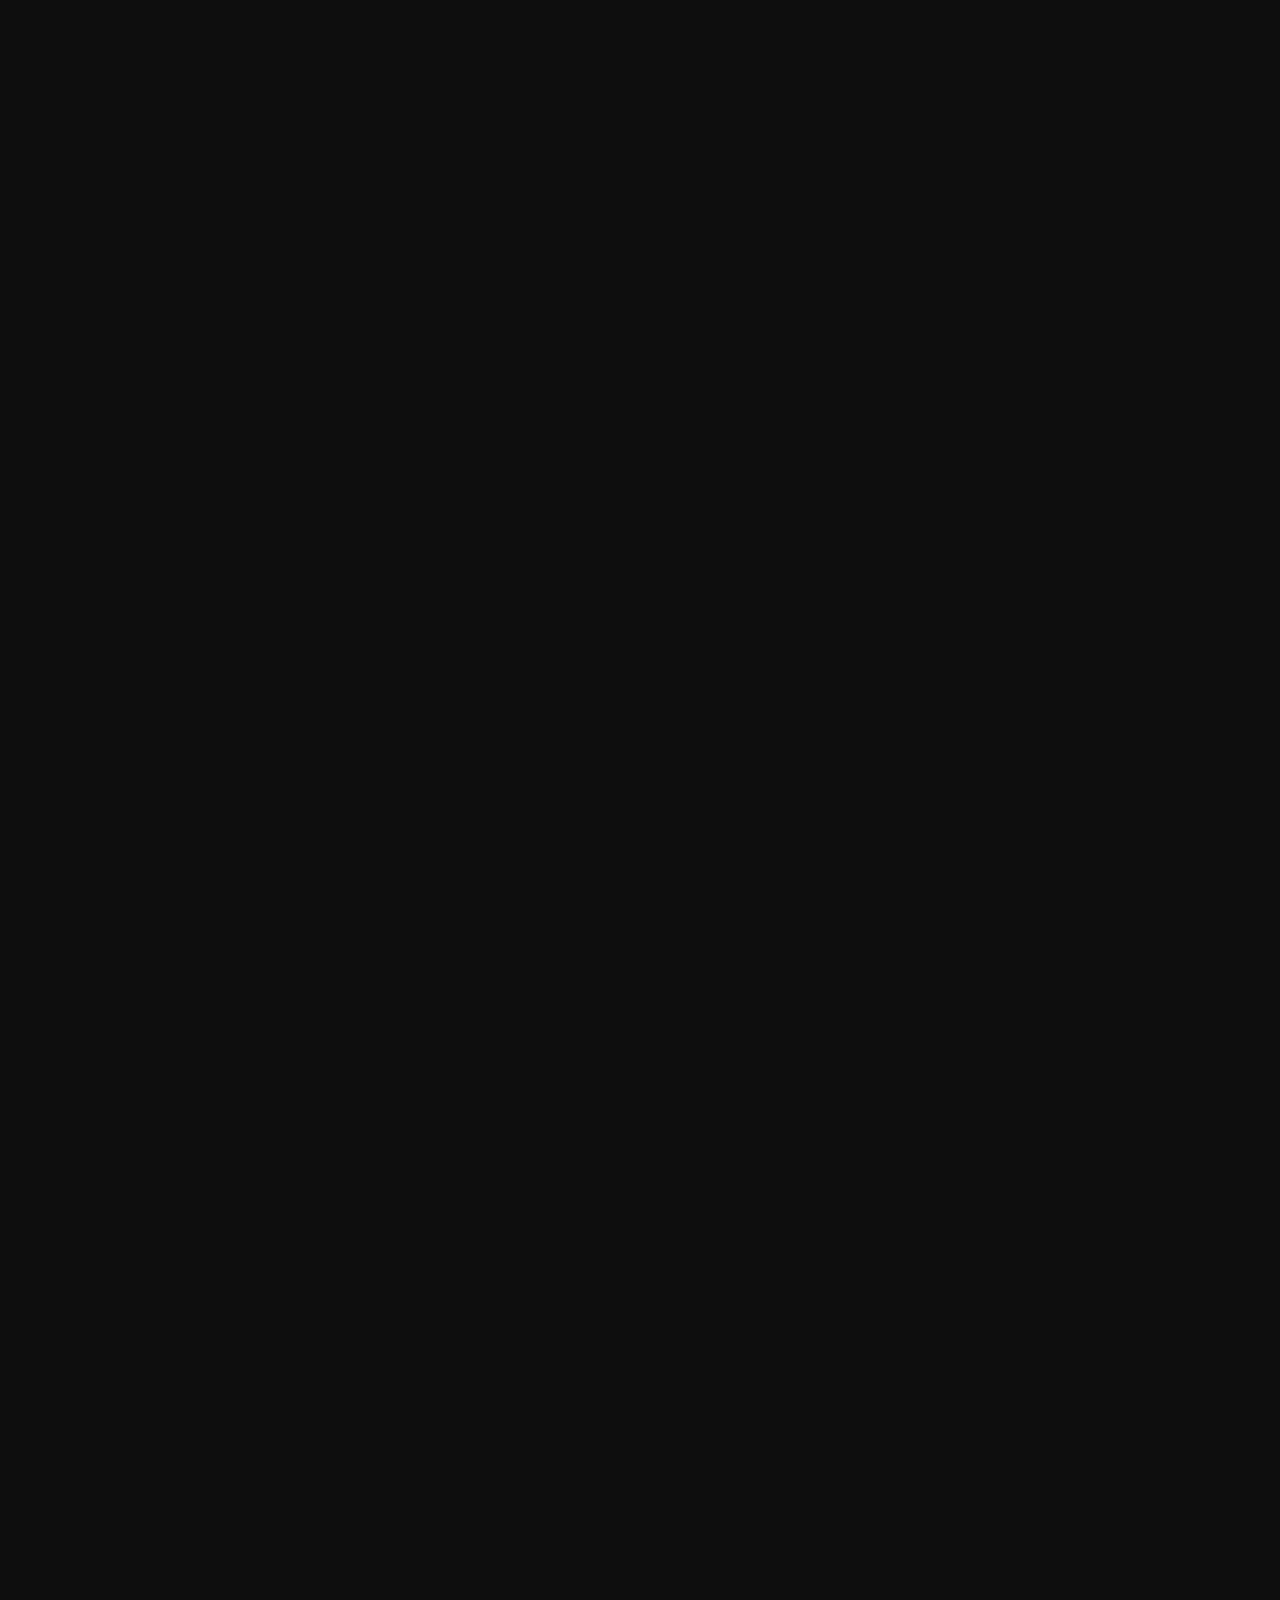
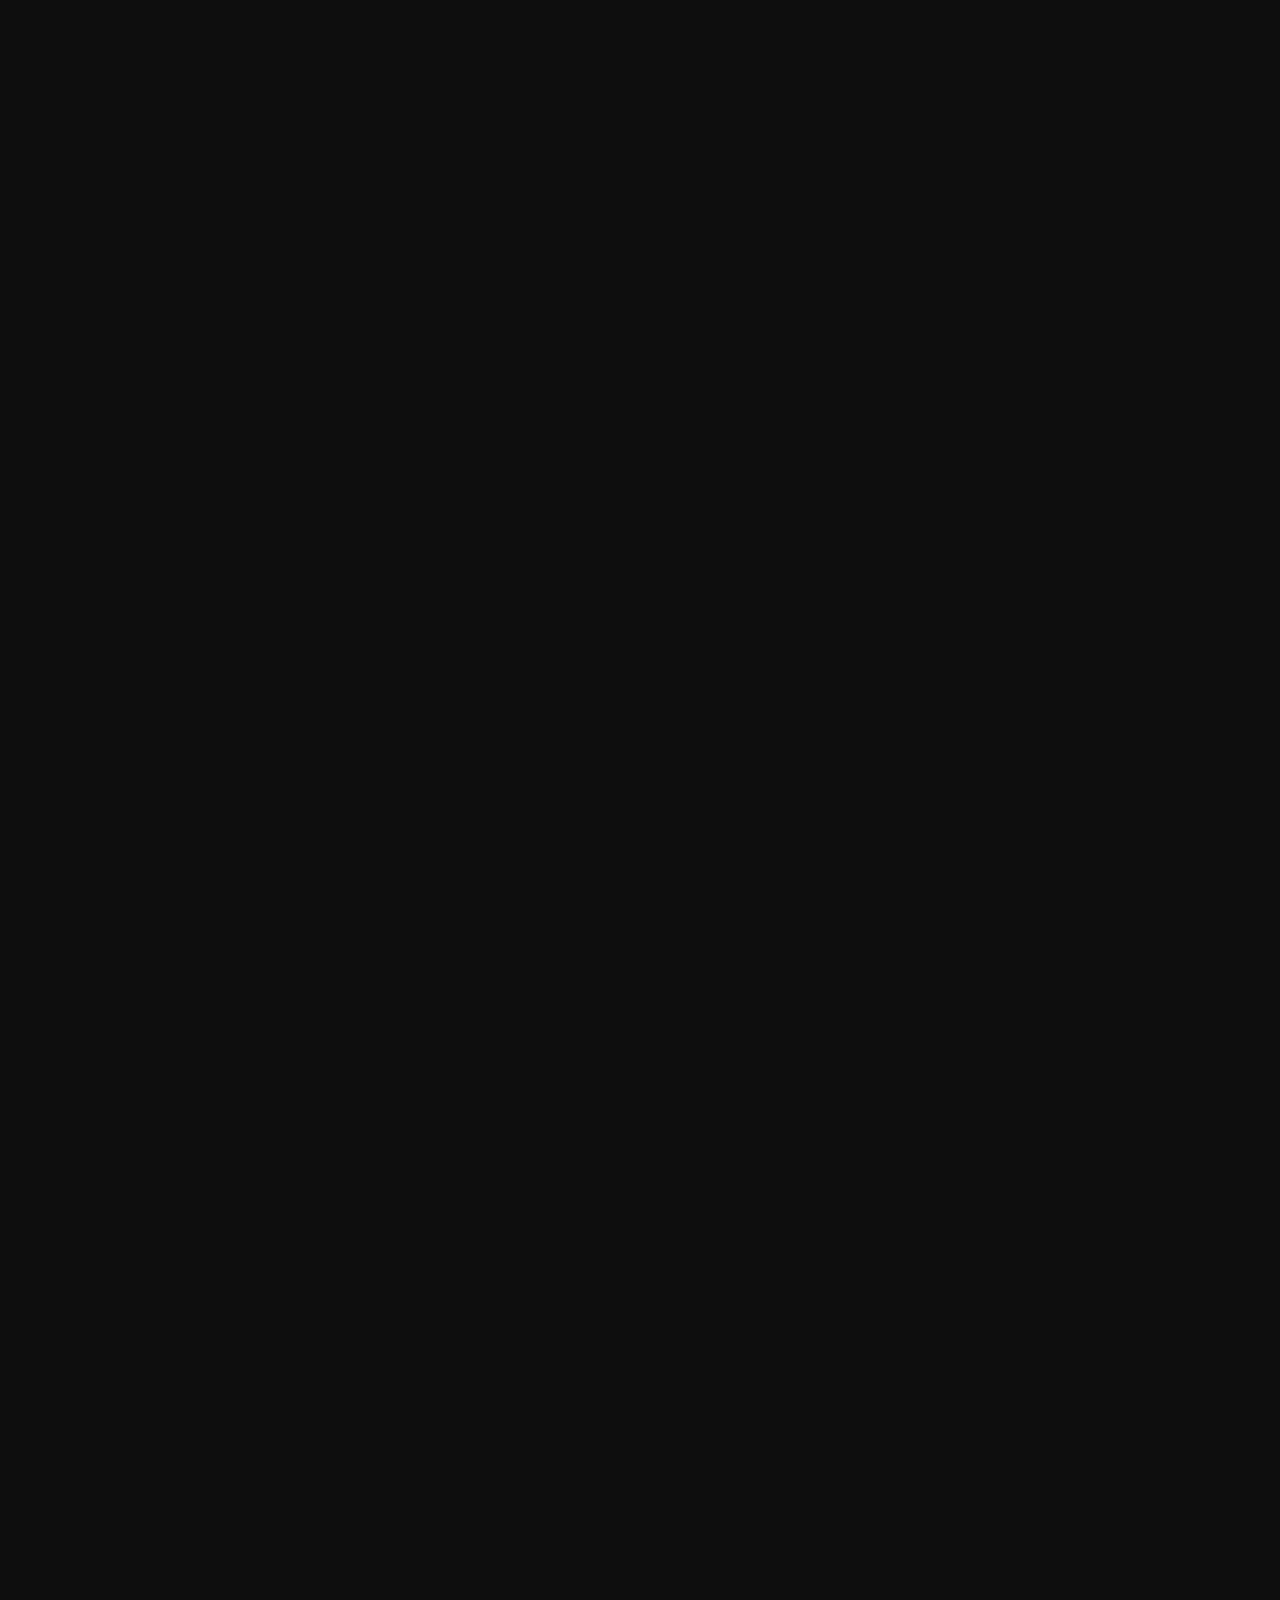
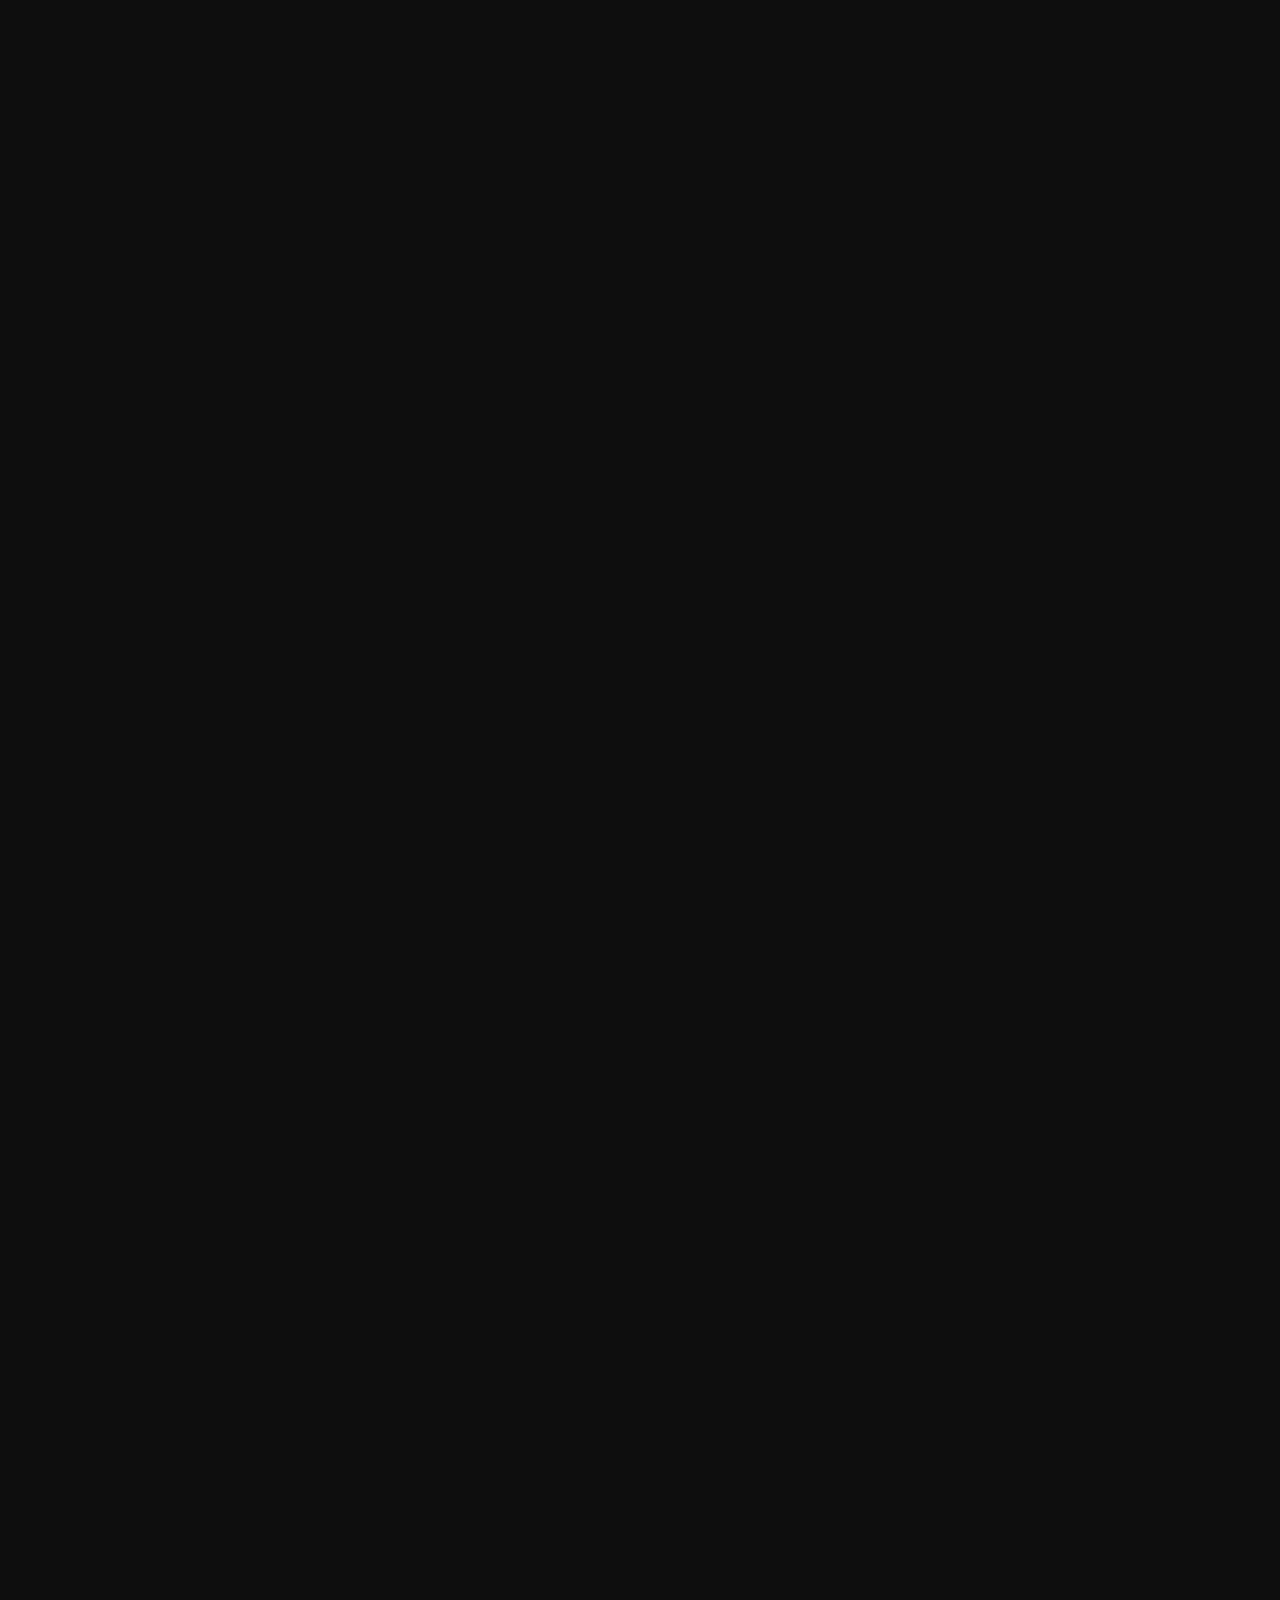
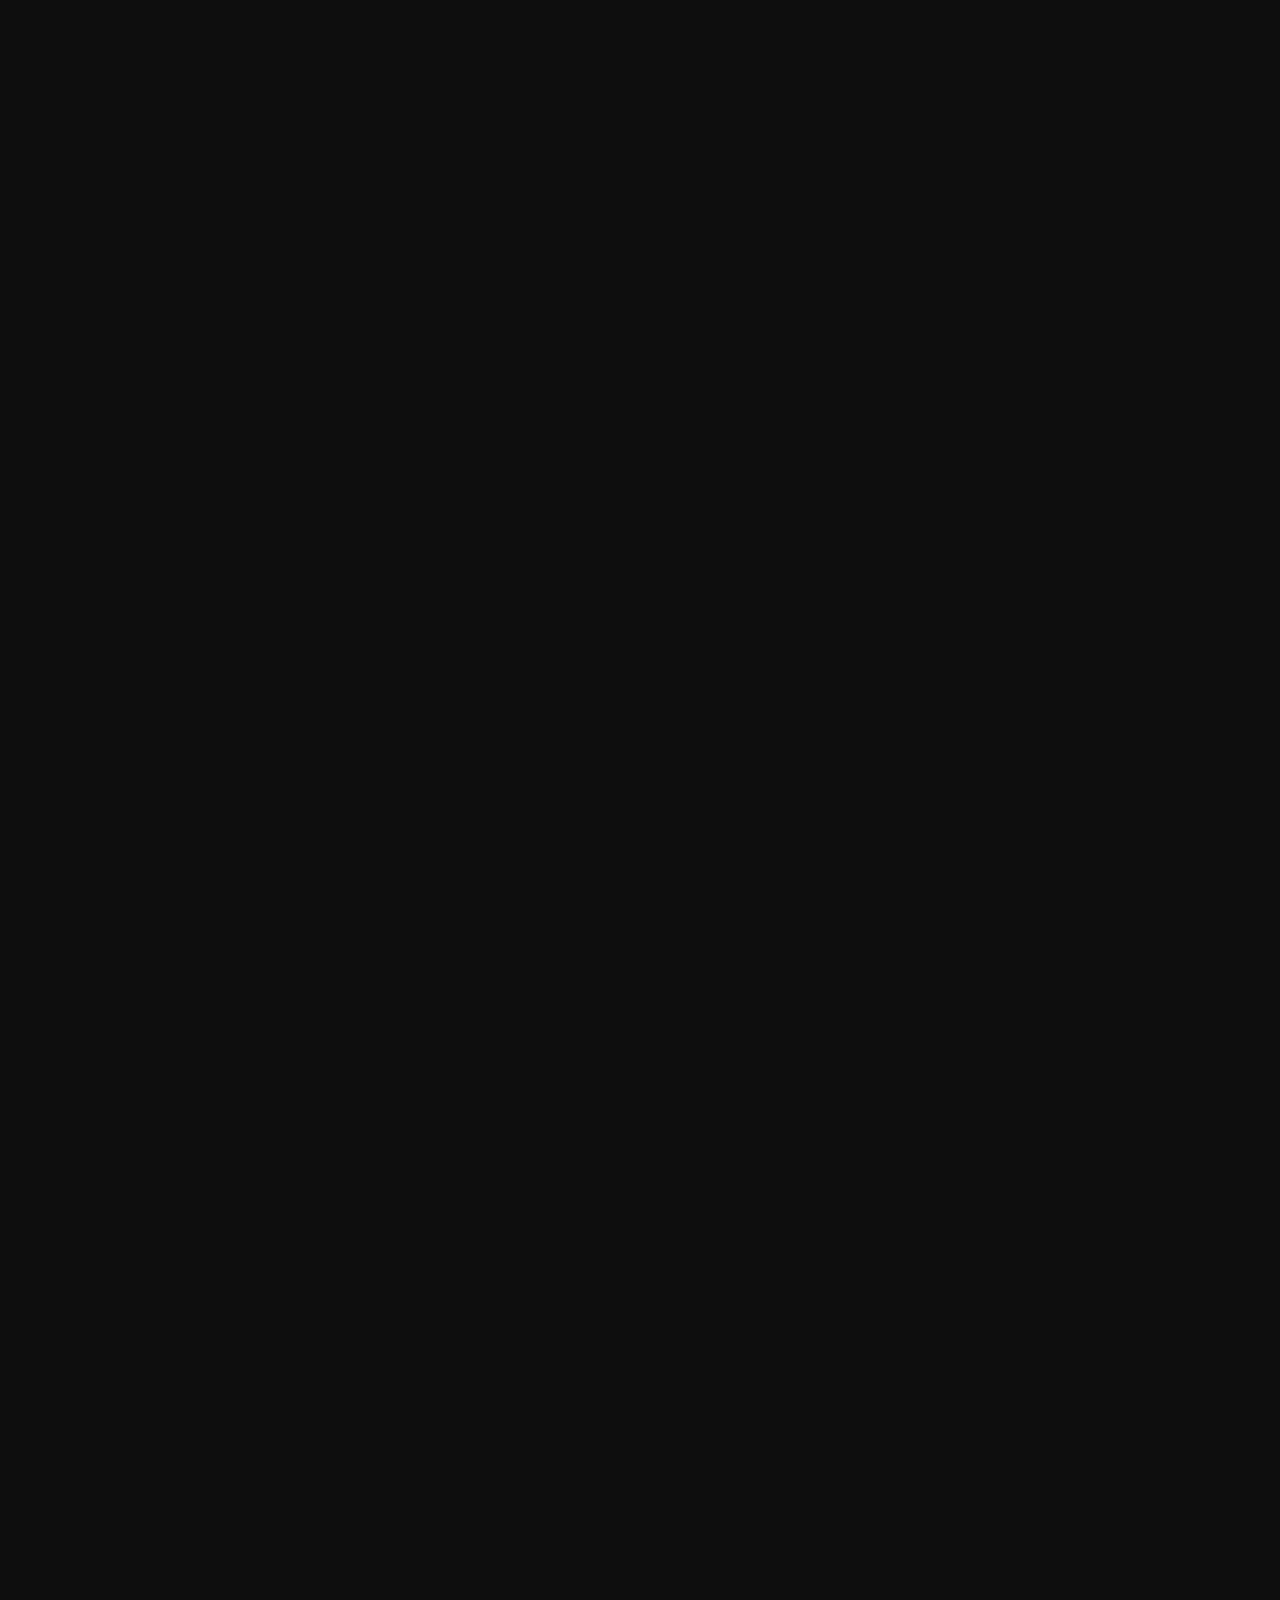
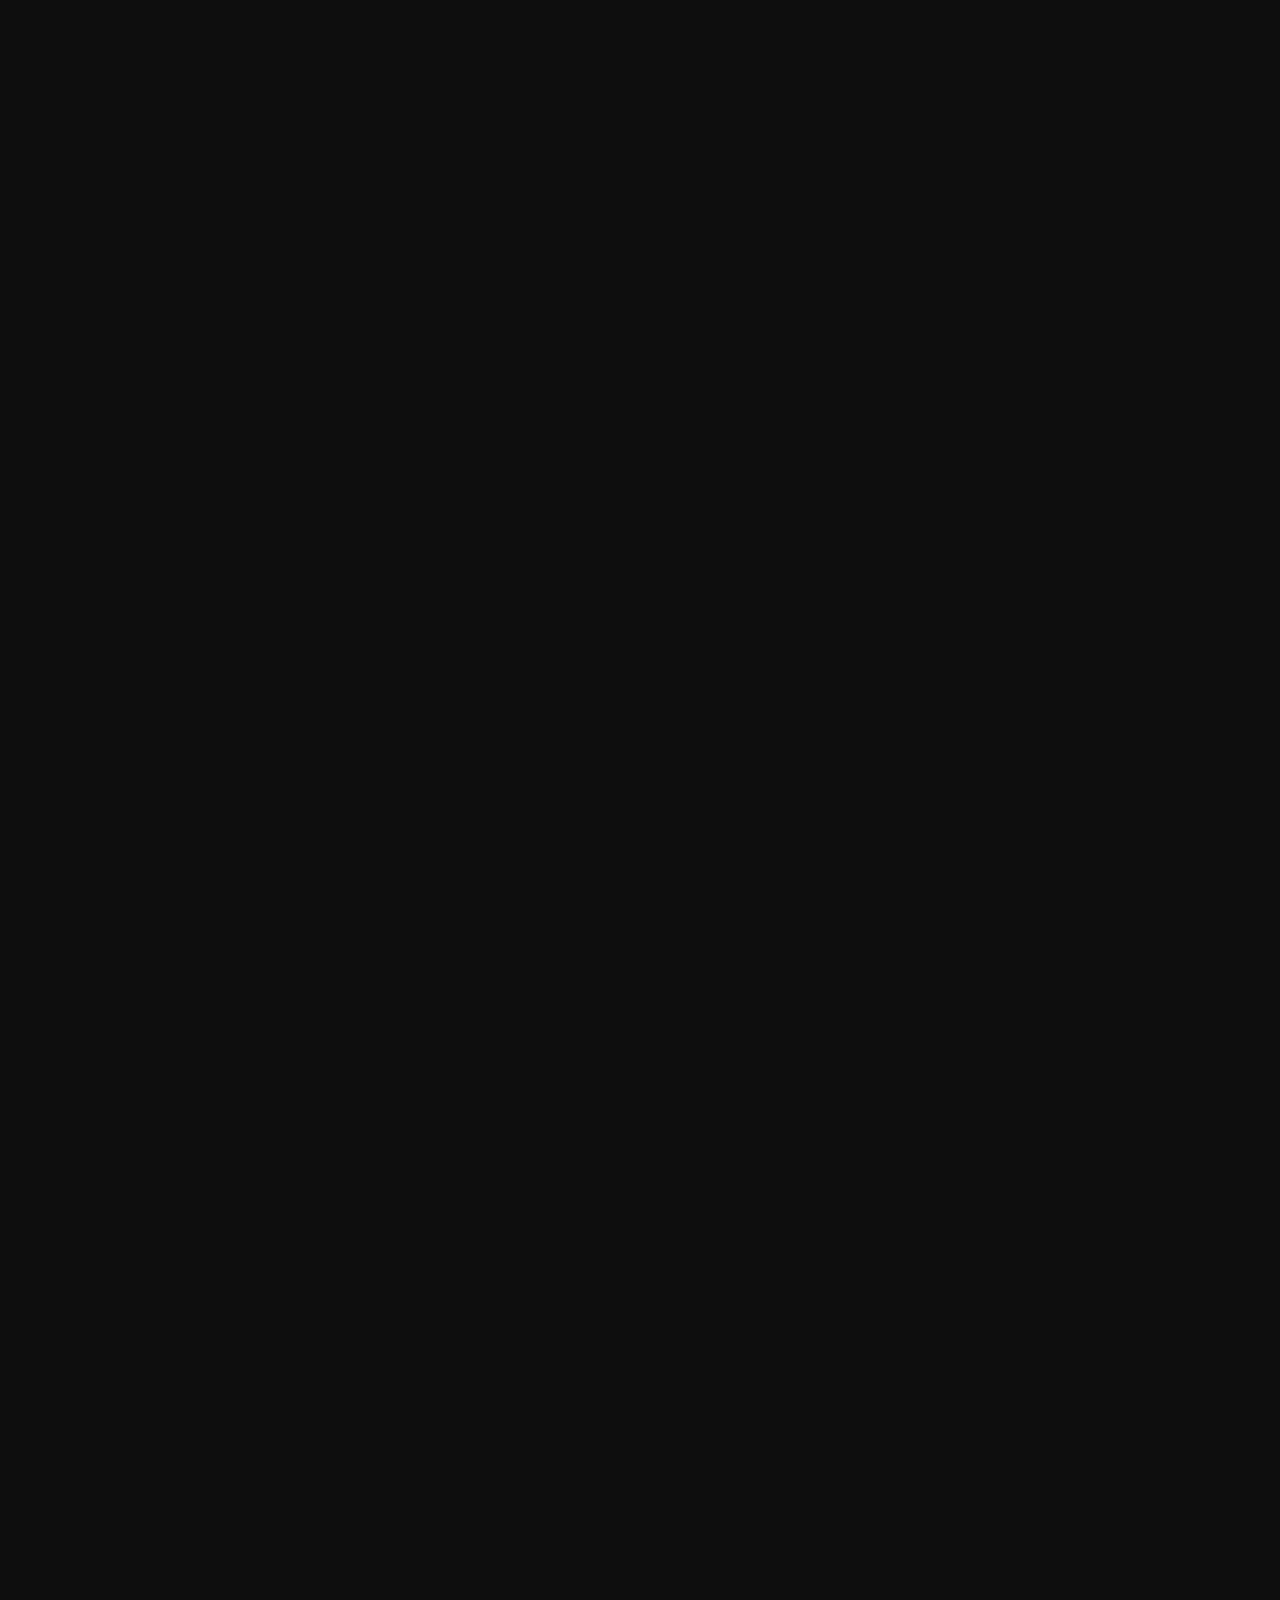
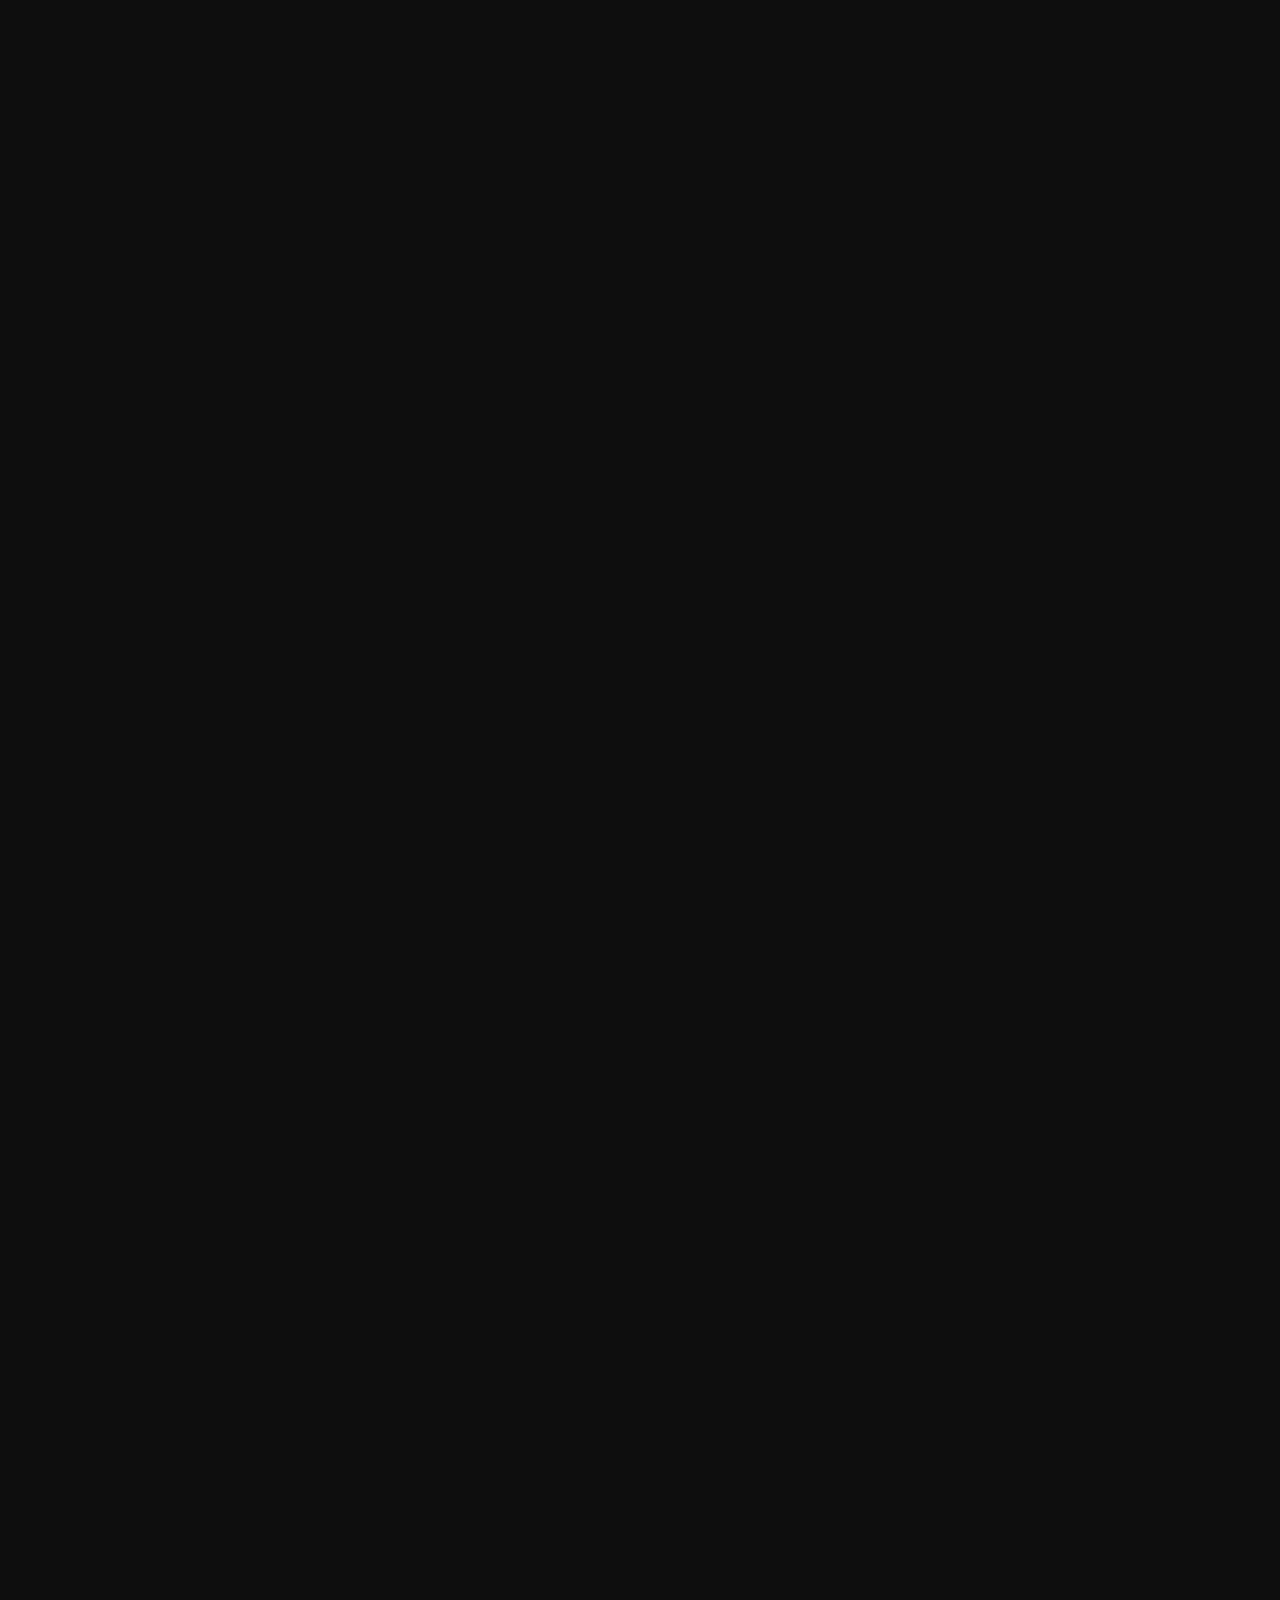
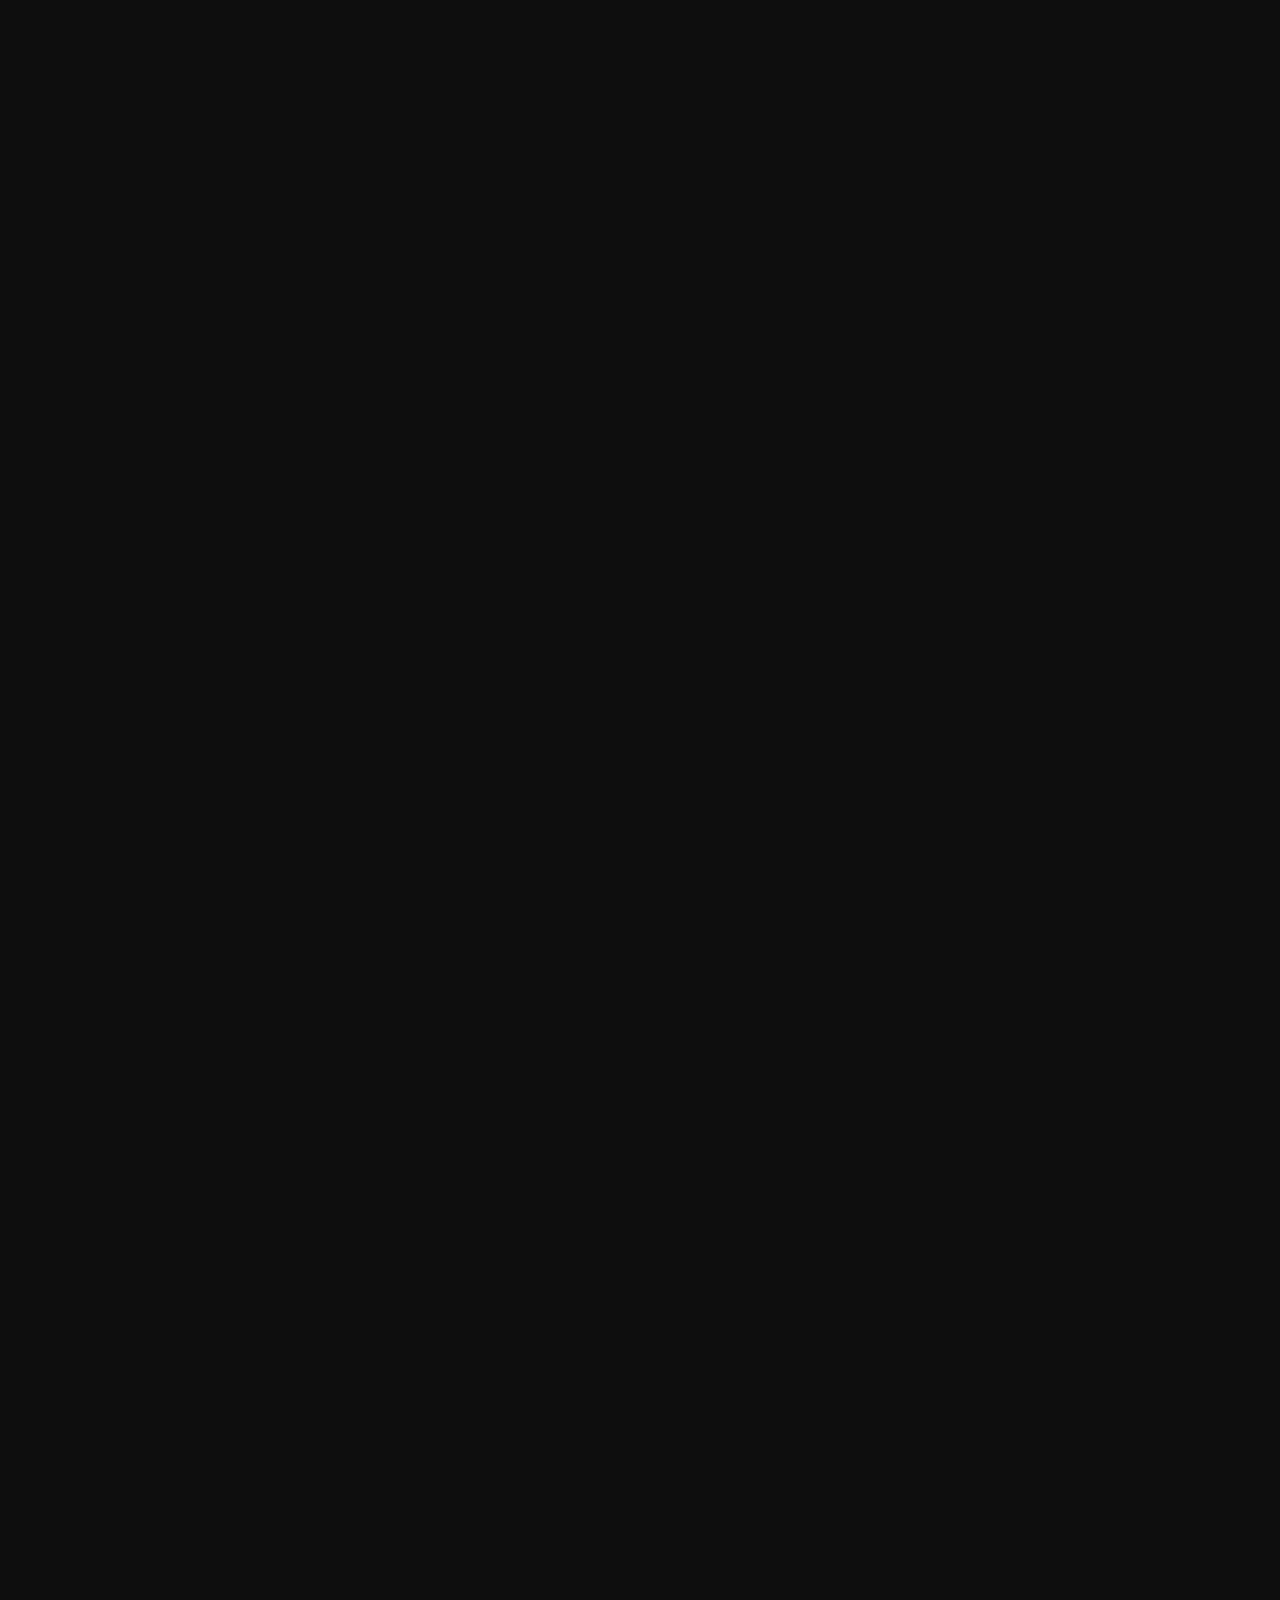
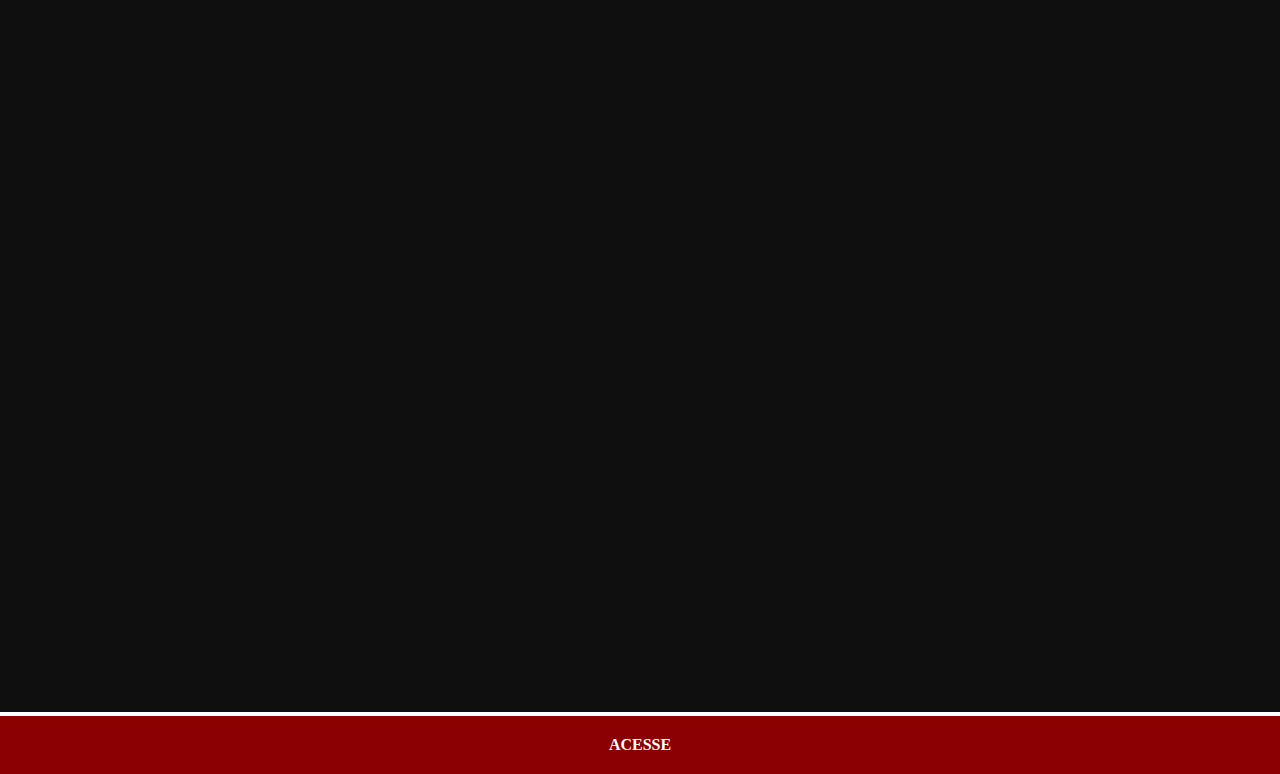
<file: youtube.html>
<!DOCTYPE html>
<html lang="pt-br">
<head>
    <meta charset="UTF-8">
    <meta name="viewport" content="width=device-width, initial-scale=1.0">
    <title>Document</title>

    <link rel="stylesheet" href="./style/source.css">
</head>
<body>
    <img src="imgs/imagem youtube.jpg">
    <a href="https://youtube.com/@gellattina?si=GLEyPJn4cODBHIFZ" target="_blank">ACESSE</a>
</body>
</html>
</file>
<file: style/style.css>
@charset "UTF-8";

*{
    margin: 0;
    padding: 0;
}

body{
    font-family: Arial, Helvetica, sans-serif;
    background: url(../pacote-d013/imagens/fundo-madeira.jpg);
    background-size: cover;
    background-attachment: fixed;
}

html, body{
    height: 100vh;
    width: 100vw;
    background-color: pink;
}

main{
    position: relative;
    height: 100vh;
}


section#telefone{
    height: 500px;
    width: 500px;

    transform: translate(-50%, -50%);

    position: absolute;
    top: 50%;
    left: 50%;

    height: 627px;
    width: 311px;
    background: url(../pacote-d013/imagens/frame-iphone.png) no-repeat;
}
</file>
<file: style/source.css>
@charset "UTF-8";

*{
            margin: 0;
            padding: 0;
        }

        ::-webkit-scrollbar{
            width: 0px;
            height: 0px;
        }

        img{
            width: 100vw;
            

        }

        a{
            display: block;
            background-color: darkred;
            color: white;
            padding: 20px;
            text-align: center;
            font-weight: bolder;
            text-decoration: none;
        }

        a:hover{
            background-color: brown;
            color: white;
        }
</file>
